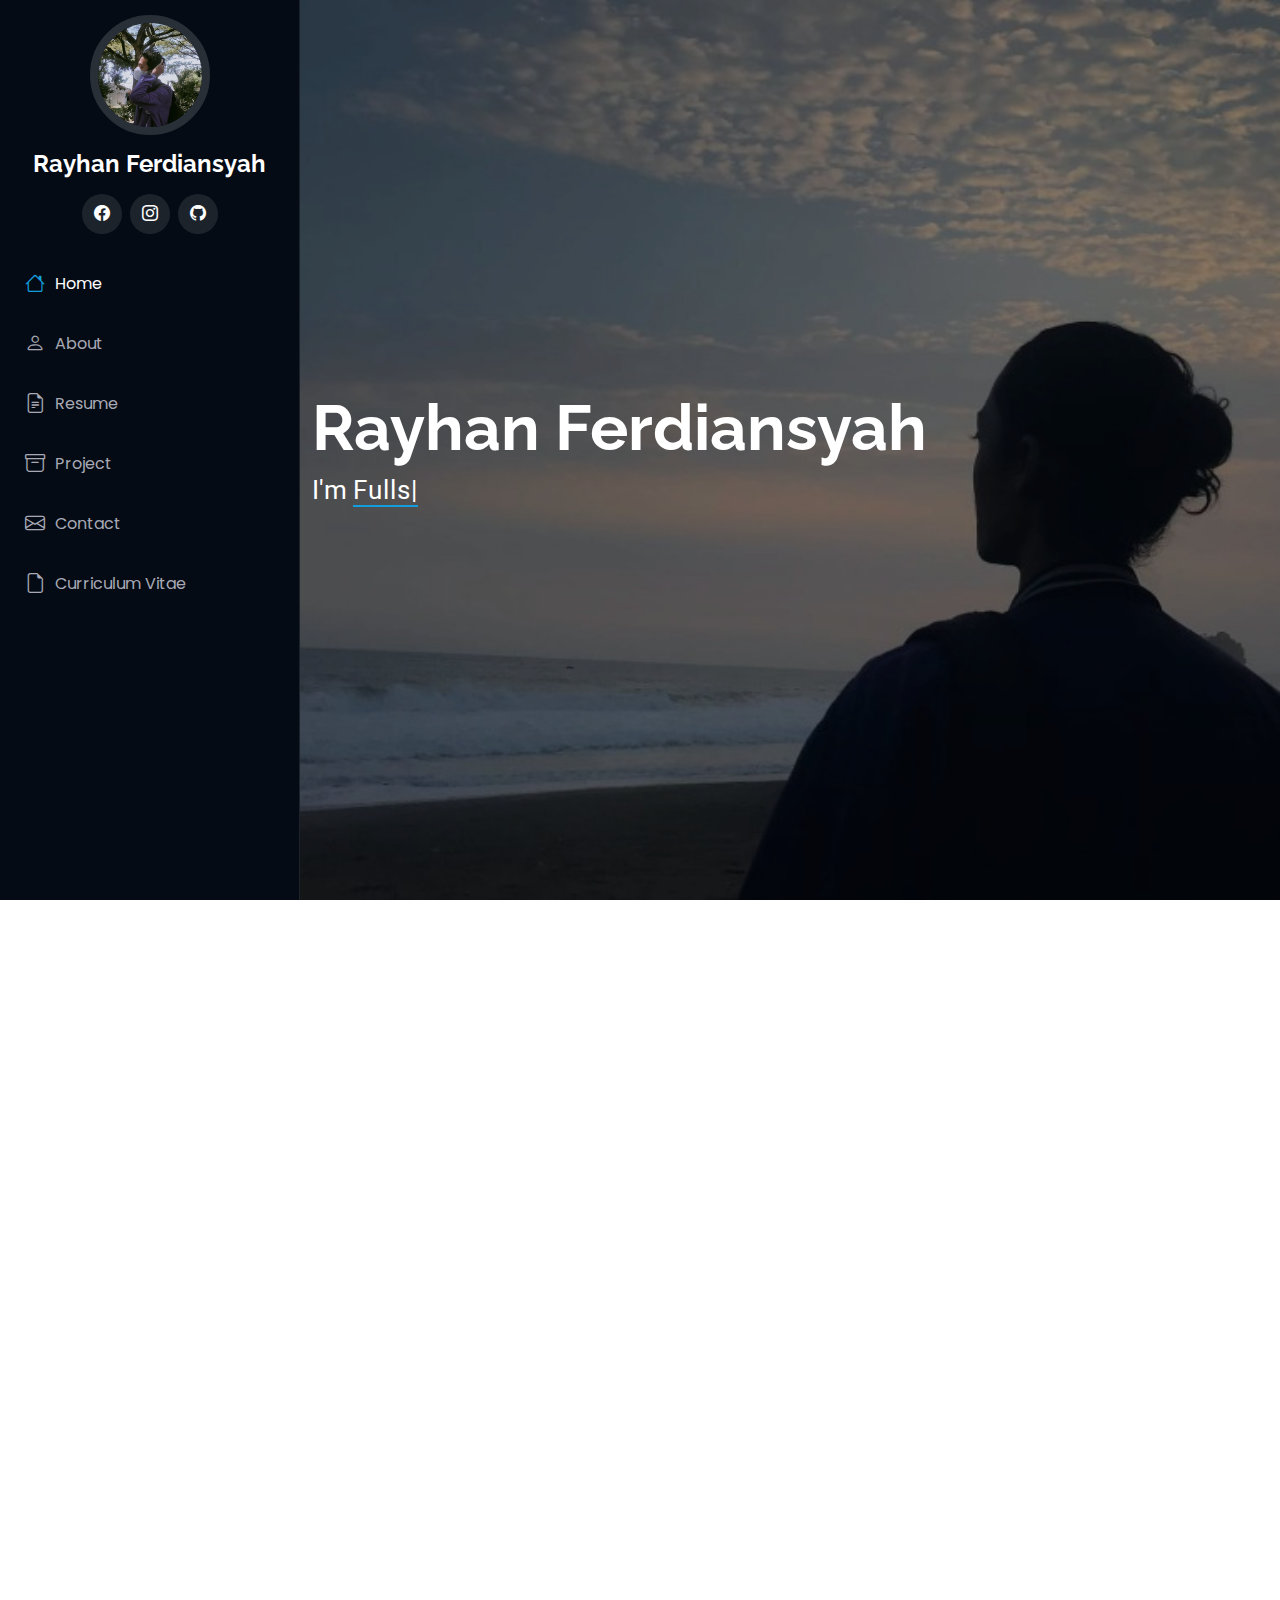
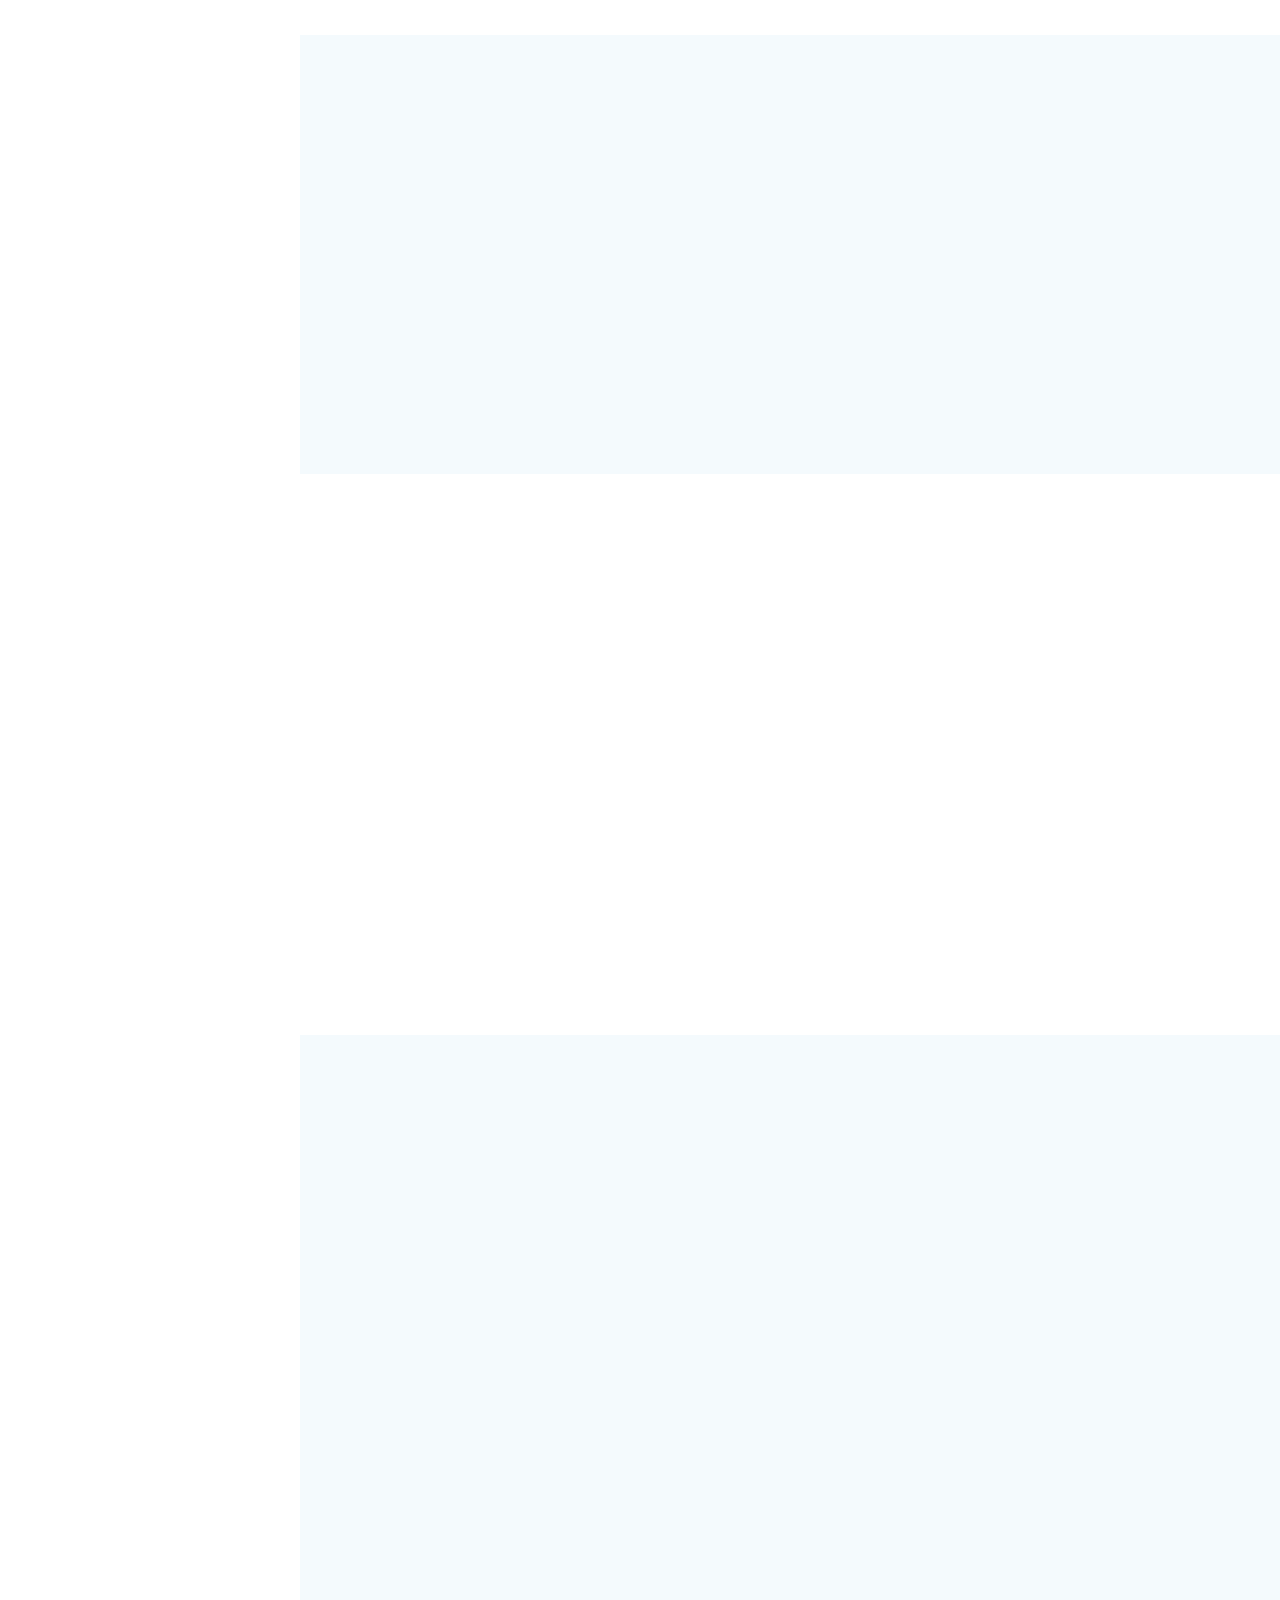
<file: index.html>
<!DOCTYPE html>
<html lang="en">

<head>
    <meta charset="utf-8">
    <meta content="width=device-width, initial-scale=1.0" name="viewport">
    <title>Rayhan Ferdiansyah</title>
    <meta content="" name="description">
    <meta content="" name="keywords">

    <!-- Favicons -->
    <link href="assets/img/person.png" rel="icon">
    <link href="assets/img/person-apple.png" rel="apple-touch-icon">

    <!-- Fonts -->
    <link href="https://fonts.googleapis.com" rel="preconnect">
    <link href="https://fonts.gstatic.com" rel="preconnect" crossorigin>
    <link
        href="https://fonts.googleapis.com/css2?family=Roboto:ital,wght@0,100;0,300;0,400;0,500;0,700;0,900;1,100;1,300;1,400;1,500;1,700;1,900&family=Poppins:ital,wght@0,100;0,200;0,300;0,400;0,500;0,600;0,700;0,800;0,900;1,100;1,200;1,300;1,400;1,500;1,600;1,700;1,800;1,900&family=Raleway:ital,wght@0,100;0,200;0,300;0,400;0,500;0,600;0,700;0,800;0,900;1,100;1,200;1,300;1,400;1,500;1,600;1,700;1,800;1,900&display=swap"
        rel="stylesheet">

    <!-- Vendor CSS Files -->
    <link href="assets/vendor/bootstrap/css/bootstrap.min.css" rel="stylesheet">
    <link href="assets/vendor/bootstrap-icons/bootstrap-icons.css" rel="stylesheet">
    <link href="assets/vendor/aos/aos.css" rel="stylesheet">
    <link href="assets/vendor/glightbox/css/glightbox.min.css" rel="stylesheet">
    <link href="assets/vendor/swiper/swiper-bundle.min.css" rel="stylesheet">

    <!-- Main CSS File -->
    <link href="assets/css/main.css" rel="stylesheet">
</head>

<body class="index-page">

    <header id="header" class="header dark-background d-flex flex-column">
        <i class="header-toggle d-xl-none bi bi-list"></i>

        <div class="profile-img">
            <img src="assets/img/profile.jpg" alt="" class="img-fluid rounded-circle">
        </div>

        <a href="index.html" class="logo d-flex align-items-center justify-content-center">
            <!-- Uncomment the line below if you also wish to use an image logo -->
            <!-- <img src="assets/img/logo.png" alt=""> -->
            <h1 class="sitename">Rayhan Ferdiansyah</h1>
        </a>

        <div class="social-links text-center">
            <a href="https://web.facebook.com/ray.zen.1610" class="facebook"><i class="bi bi-facebook"></i></a>
            <a href="https://www.instagram.com/rayzeenn_/" class="instagram"><i class="bi bi-instagram"></i></a>
            <a href="https://github.com/Rayzeenn" class="github"><i class="bi bi-github"></i></a>
        </div>

        <nav id="navmenu" class="navmenu">
            <ul>
                <li><a href="#hero" class="active"><i class="bi bi-house navicon"></i>Home</a></li>
                <li><a href="#about"><i class="bi bi-person navicon"></i> About</a></li>
                <li><a href="#resume"><i class="bi bi-file-earmark-text navicon"></i> Resume</a></li>
                <li><a href="#portfolio"><i class="bi bi-archive navicon"></i> Project</a></li>
                <li><a href="#contact"><i class="bi bi-envelope navicon"></i> Contact</a></li>
                <li><a href="assets/file/Rayhan Ferdiansyah CV.pdf"><i class="bi bi-file-earmark navicon"></i>Curriculum Vitae</a></li>
            </ul>
        </nav>

    </header>

    <main class="main">

        <!-- Hero Section -->
        <section id="hero" class="hero section dark-background">

            <img src="assets/img/index.jpg" alt="" data-aos="fade-in" class="">

            <div class="container" data-aos="fade-up" data-aos-delay="100">
                <h2>Rayhan Ferdiansyah</h2>
                <p>I'm <span class="typed"
                        data-typed-items="Fullstack Developer, Frontend Developer, Backend Developer"></span><span
                        class="typed-cursor typed-cursor--blink" aria-hidden="true"></span><span
                        class="typed-cursor typed-cursor--blink" aria-hidden="true"></span></p>
            </div>

        </section><!-- /Hero Section -->

        <!-- About Section -->
        <section id="about" class="about section">

            <!-- Section Title -->
            <div class="container section-title" data-aos="fade-up">
                <h2>About</h2>
                <p>Saya adalah seorang mahasiswa yang berdedikasi dengan keahlian dalam bidang Fullstack Developer.
                    Passion saya dalam
                    teknologi memotivasi saya untuk terus belajar dan beradaptasi dengan perkembangan terbaru dalam
                    industri ini.</p>
            </div><!-- End Section Title -->

            <div class="container" data-aos="fade-up" data-aos-delay="100">

                <div class="row gy-4 justify-content-center">
                    <div class="col-lg-4">
                        <img src="assets/img/foto.jpg" class="img-fluid" alt="">
                    </div>
                    <div class="col-lg-8 content">
                        <h2>Fullstack Developer</h2>
                        <p class="fst-italic py-3">
                            Saya memiliki pengalaman dan pemahaman yang mendalam dalam mengembangkan aplikasi baik di
                            sisi Frontend maupun Backend.
                        </p>
                        <div class="row">
                            <div class="col-lg-6">
                                <ul>
                                    <li><i class="bi bi-chevron-right"></i> <strong>Birthday:</strong> <span>5 Jul
                                            2004</span></li>
                                    <!-- <li><i class="bi bi-chevron-right"></i> <strong>Website:</strong>
                                        <span>www.example.com</span>
                                    </li> -->
                                    <li><i class="bi bi-chevron-right"></i> <strong>Phone:</strong>
                                        <span>+62 812-1749-4771</span>
                                    </li>
                                    <li><i class="bi bi-chevron-right"></i> <strong>City:</strong> <span>Nganjuk,
                                            Indonesia</span></li>
                                    <li><i class="bi bi-chevron-right"></i> <strong>Age:</strong> <span>20</span></li>
                                </ul>
                            </div>
                            <div class="col-lg-6">
                                <ul>
                                    <li><i class="bi bi-chevron-right"></i> <strong>Degree:</strong>
                                        <span>Mahasiswa</span>
                                    </li>
                                    <li><i class="bi bi-chevron-right"></i> <strong>Email:</strong>
                                        <span>rayzen415@gmail.com</span>
                                    </li>
                                    <li><i class="bi bi-chevron-right"></i> <strong>Freelance:</strong>
                                        <span>Available</span>
                                    </li>
                                </ul>
                            </div>
                        </div>
                        <p class="py-3">
                            Saya percaya bahwa teknologi adalah kunci untuk membuka potensi tanpa batas. Dengan setiap
                            proyek yang saya kerjakan, saya berusaha memberikan yang terbaik, memastikan setiap detail
                            terpenuhi dengan keahlian dan dedikasi.
                        </p>
                    </div>
                </div>

            </div>

        </section><!-- /About Section -->

        <!-- Skills Section -->
        <section id="skills" class="skills section light-background">

            <!-- Section Title -->
            <div class="container section-title" data-aos="fade-up">
                <h2>Skills</h2>
            </div><!-- End Section Title -->
            <div class="container" data-aos="fade-up" data-aos-delay="100">

                <div class="row skills-content skills-animation">

                    <div class="col-lg-6">

                        <div class="progress">
                            <span class="skill"><span>HTML</span> <i class="val">80%</i></span>
                            <div class="progress-bar-wrap">
                                <div class="progress-bar" role="progressbar" aria-valuenow="80" aria-valuemin="0"
                                    aria-valuemax="100"></div>
                            </div>
                        </div><!-- End Skills Item -->

                        <div class="progress">
                            <span class="skill"><span>CSS</span> <i class="val">60%</i></span>
                            <div class="progress-bar-wrap">
                                <div class="progress-bar" role="progressbar" aria-valuenow="60" aria-valuemin="0"
                                    aria-valuemax="100"></div>
                            </div>
                        </div><!-- End Skills Item -->

                        <div class="progress">
                            <span class="skill"><span>JavaScript</span> <i class="val">50%</i></span>
                            <div class="progress-bar-wrap">
                                <div class="progress-bar" role="progressbar" aria-valuenow="50" aria-valuemin="0"
                                    aria-valuemax="100"></div>
                            </div>
                        </div><!-- End Skills Item -->

                    </div>

                    <div class="col-lg-6">

                        <div class="progress">
                            <span class="skill"><span>PHP</span> <i class="val">80%</i></span>
                            <div class="progress-bar-wrap">
                                <div class="progress-bar" role="progressbar" aria-valuenow="80" aria-valuemin="0"
                                    aria-valuemax="100"></div>
                            </div>
                        </div><!-- End Skills Item -->

                        <div class="progress">
                            <span class="skill"><span>SQL</span> <i class="val">70%</i></span>
                            <div class="progress-bar-wrap">
                                <div class="progress-bar" role="progressbar" aria-valuenow="70" aria-valuemin="0"
                                    aria-valuemax="100"></div>
                            </div>
                        </div><!-- End Skills Item -->

                        <div class="progress">
                            <span class="skill"><span>Python</span> <i class="val">30%</i></span>
                            <div class="progress-bar-wrap">
                                <div class="progress-bar" role="progressbar" aria-valuenow="30" aria-valuemin="0"
                                    aria-valuemax="100"></div>
                            </div>
                        </div><!-- End Skills Item -->

                    </div>

                </div>

            </div>

        </section><!-- /Skills Section -->

        <!-- Resume Section -->
        <section id="resume" class="resume section">

            <!-- Section Title -->
            <div class="container section-title" data-aos="fade-up">
                <h2>Resume</h2>

            </div><!-- End Section Title -->

            <div class="container">

                <div class="row">

                    <div class="col-lg-6" data-aos="fade-up" data-aos-delay="100">
                        <h3 class="resume-title">Summary</h3>

                        <div class="resume-item pb-0">
                            <h4>Rayhan Ferdiansyah</h4>
                            <p><em>Mahasiswa Sistem Informasi di Universitas Nusantara PGRI Kediri yang bersemangat dan
                                    berdedikasi untuk terus belajar
                                    keahlian dalam bidang Fullstack Developer.</em></p>
                            <ul>
                                <li>Nganjuk, Indonesia</li>
                                <li>+62 812-1749-4771</li>
                                <li>rayzen415@gmail.com</li>
                            </ul>
                        </div><!-- Edn Resume Item -->
                    </div>

                    <div class="col-lg-6" data-aos="fade-up" data-aos-delay="200">
                        <h3 class="resume-title">Education</h3>
                        <div class="resume-item">
                            <h4>Sistem Informasi</h4>
                            <h5>2022 - Present</h5>
                            <p><em>Universitas Nusantara PGRI Kediri</em></p>
                        </div><!-- Edn Resume Item -->

                        <div class="resume-item">
                            <h4>Teknik Komputer &amp; Jaringan</h4>
                            <h5>2019 - 2022</h5>
                            <p><em>SMKN 1 Tanjunganom</em></p>
                        </div><!-- Edn Resume Item -->
                    </div><!-- Edn Resume Item -->

                </div>

            </div>

            </div>

        </section><!-- /Resume Section -->

        <!-- Portfolio Section -->
        <section id="portfolio" class="portfolio section light-background">

            <!-- Section Title -->
            <div class="container section-title" data-aos="fade-up">
                <h2>Projects</h2>
                <p>Kumpulan projek yang telah saya kerjakan, mencakup berbagai solusi digital dari pengembangan frontend
                    hingga backend. Setiap proyek dirancang dengan fokus pada kualitas, fungsionalitas, dan pengalaman
                    pengguna yang optimal.</p>
            </div><!-- End Section Title -->

            <div class="container">

                <div class="isotope-layout" data-default-filter="*" data-layout="masonry" data-sort="original-order">

                    <!-- <ul class="portfolio-filters isotope-filters" data-aos="fade-up" data-aos-delay="100">
                        <li data-filter="*" class="filter-active">All</li>
                        <li data-filter=".filter-app">App</li>
                        <li data-filter=".filter-product">Product</li>
                        <li data-filter=".filter-branding">Branding</li>
                        <li data-filter=".filter-books">Books</li>
                    </ul>End Portfolio Filters -->
                    <div class="row gy-4 isotope-container" data-aos="fade-up" data-aos-delay="200">

                        <div class="col-lg-4 col-md-6 portfolio-item isotope-item">
                            <div class="portfolio-content h-100">
                                <img src="assets/img/portfolio/kasir/kasir1.jpg" class="img-fluid" alt="">
                                <div class="portfolio-info">
                                    <h4>Project 1</h4>
                                    <p>Website Admin Kasir</p>
                                    <a href="assets/img/portfolio/kasir/kasir1.jpg" title="Project 1"
                                        class="glightbox preview-link"><i class="bi bi-zoom-in"></i></a>
                                    <a href="portofolio/portofolio-kasir/" title="More Details"
                                        class="details-link"><i class="bi bi-link-45deg"></i></a>
                                </div>
                            </div>
                        </div><!-- End Portfolio Item -->

                        <div class="col-lg-4 col-md-6 portfolio-item isotope-item">
                            <div class="portfolio-content h-100">
                                <img src="assets/img/portfolio/perpus/perpus1.jpg" class="img-fluid" alt="">
                                <div class="portfolio-info">
                                    <h4>Project 2</h4>
                                    <p>Digital Perpus</p>
                                    <a href="assets/img/portfolio/perpus/perpus1.jpg" title="Project 2"
                                        class="glightbox preview-link"><i class="bi bi-zoom-in"></i></a>
                                    <a href="portofolio/portofolio-perpus/" title="More Details"
                                        class="details-link"><i class="bi bi-link-45deg"></i></a>
                                </div>
                            </div>
                        </div><!-- End Portfolio Item -->

                        <div class="col-lg-4 col-md-6 portfolio-item isotope-item">
                            <div class="portfolio-content h-100">
                                <img src="assets/img/portfolio/siakad/siakad1.jpg" class="img-fluid" alt="">
                                <div class="portfolio-info">
                                    <h4>Project 3</h4>
                                    <p>Website Siakad</p>
                                    <a href="assets/img/portfolio/siakad/siakad1.jpg" title="Project 3"
                                        class="glightbox preview-link"><i class="bi bi-zoom-in"></i></a>
                                    <a href="portofolio/portofolio-siakad/" title="More Details"
                                        class="details-link"><i class="bi bi-link-45deg"></i></a>
                                </div>
                            </div>
                        </div><!-- End Portfolio Item -->

                        <div class="col-lg-4 col-md-6 portfolio-item isotope-item">
                            <div class="portfolio-content h-100">
                                <img src="assets/img/portfolio/weton/weton1.jpg" class="img-fluid" alt="">
                                <div class="portfolio-info">
                                    <h4>Project 4</h4>
                                    <p>Website Cek Jodoh</p>
                                    <a href="assets/img/portfolio/weton/weton1.jpg" title="Project 4"
                                        class="glightbox preview-link"><i class="bi bi-zoom-in"></i></a>
                                    <a href="portofolio/portofolio-weton/" title="More Details"
                                        class="details-link"><i class="bi bi-link-45deg"></i></a>
                                </div>
                            </div>
                        </div><!-- End Portfolio Item -->

                        <div class="col-lg-4 col-md-6 portfolio-item isotope-item">
                            <div class="portfolio-content h-100">
                                <img src="assets/img/portfolio/bmi/bmi1.jpg" class="img-fluid" alt="">
                                <div class="portfolio-info">
                                    <h4>Project 5</h4>
                                    <p>Kalkulator BMI</p>
                                    <a href="assets/img/portfolio/bmi/bmi1.jpg" title="Project 5"
                                        class="glightbox preview-link"><i class="bi bi-zoom-in"></i></a>
                                    <a href="portofolio/portofolio-bmi/" title="More Details" class="details-link"><i
                                            class="bi bi-link-45deg"></i></a>
                                </div>
                            </div>
                        </div><!-- End Portfolio Item -->

                        <div class="col-lg-4 col-md-6 portfolio-item isotope-item">
                            <div class="portfolio-content h-100">
                                <img src="assets/img/portfolio/catatan/catatan1.jpg" class="img-fluid" alt="">
                                <div class="portfolio-info">
                                    <h4>Project 6</h4>
                                    <p>Catatanku</p>
                                    <a href="assets/img/portfolio/catatan/catatan1.jpg" title="Project 6"
                                        class="glightbox preview-link"><i class="bi bi-zoom-in"></i></a>
                                    <a href="portofolio/portofolio-catatan/" title="More Details"
                                        class="details-link"><i class="bi bi-link-45deg"></i></a>
                                </div>
                            </div>
                        </div><!-- End Portfolio Item -->

                    </div><!-- End Portfolio Container -->

                </div>

            </div>

        </section><!-- /Portfolio Section -->

        <!-- Contact Section -->
        <section id="contact" class="contact section">

            <!-- Section Title -->
            <div class="container section-title" data-aos="fade-up">
                <h2>Contact</h2>
                <p> Jika Anda memiliki pertanyaan, masukan, atau sekadar ingin berbagi ide, jangan ragu untuk
                    menghubungi saya. Gunakan formulir kontak di bawah ini atau kirimkan pesan langsung melalui email
                    atau media sosial saya.</p>
            </div><!-- End Section Title -->

            <div class="container" data-aos="fade-up" data-aos-delay="100">

                <div class="row gy-4">
                    <div class="col-12">
                        <div class="info-wrap d-flex flex-column flex-md-row justify-content-around">
                            <div class="info-item d-flex align-items-center mb-4" data-aos="fade-up"
                                data-aos-delay="200">
                                <i class="bi bi-geo-alt flex-shrink-0"></i>
                                <div class="ms-3">
                                    <h3>Address</h3>
                                    <p>Nganjuk, Indonesia</p>
                                </div>
                            </div><!-- End Info Item -->

                            <div class="info-item d-flex align-items-center mb-4" data-aos="fade-up"
                                data-aos-delay="300">
                                <i class="bi bi-whatsapp flex-shrink-0"></i>
                                <div class="ms-3">
                                    <h3>Whatsapp</h3>
                                    <p>+62 812-1749-4771</p>
                                </div>
                            </div><!-- End Info Item -->

                            <div class="info-item d-flex align-items-center" data-aos="fade-up" data-aos-delay="400">
                                <i class="bi bi-envelope flex-shrink-0"></i>
                                <div class="ms-3">
                                    <h3>Email</h3>
                                    <p>rayzen415@gmail.com</p>
                                </div>
                            </div><!-- End Info Item -->
                        </div>
                    </div>
                </div>


            </div>
            </div>
        </section><!-- /Contact Section -->
    </main>



    <!-- Scroll Top -->
    <a href="#" id="scroll-top" class="scroll-top d-flex align-items-center justify-content-center"><i
            class="bi bi-arrow-up-short"></i></a>

    <!-- Preloader -->
    <div id="preloader"></div>

    <!-- Vendor JS Files -->
    <script src="assets/vendor/bootstrap/js/bootstrap.bundle.min.js"></script>
    <script src="assets/vendor/php-email-form/validate.js"></script>
    <script src="assets/vendor/aos/aos.js"></script>
    <script src="assets/vendor/typed.js/typed.umd.js"></script>
    <script src="assets/vendor/purecounter/purecounter_vanilla.js"></script>
    <script src="assets/vendor/waypoints/noframework.waypoints.js"></script>
    <script src="assets/vendor/glightbox/js/glightbox.min.js"></script>
    <script src="assets/vendor/imagesloaded/imagesloaded.pkgd.min.js"></script>
    <script src="assets/vendor/isotope-layout/isotope.pkgd.min.js"></script>
    <script src="assets/vendor/swiper/swiper-bundle.min.js"></script>

    <!-- Main JS File -->
    <script src="assets/js/main.js"></script>

</body>

</html>
</file>
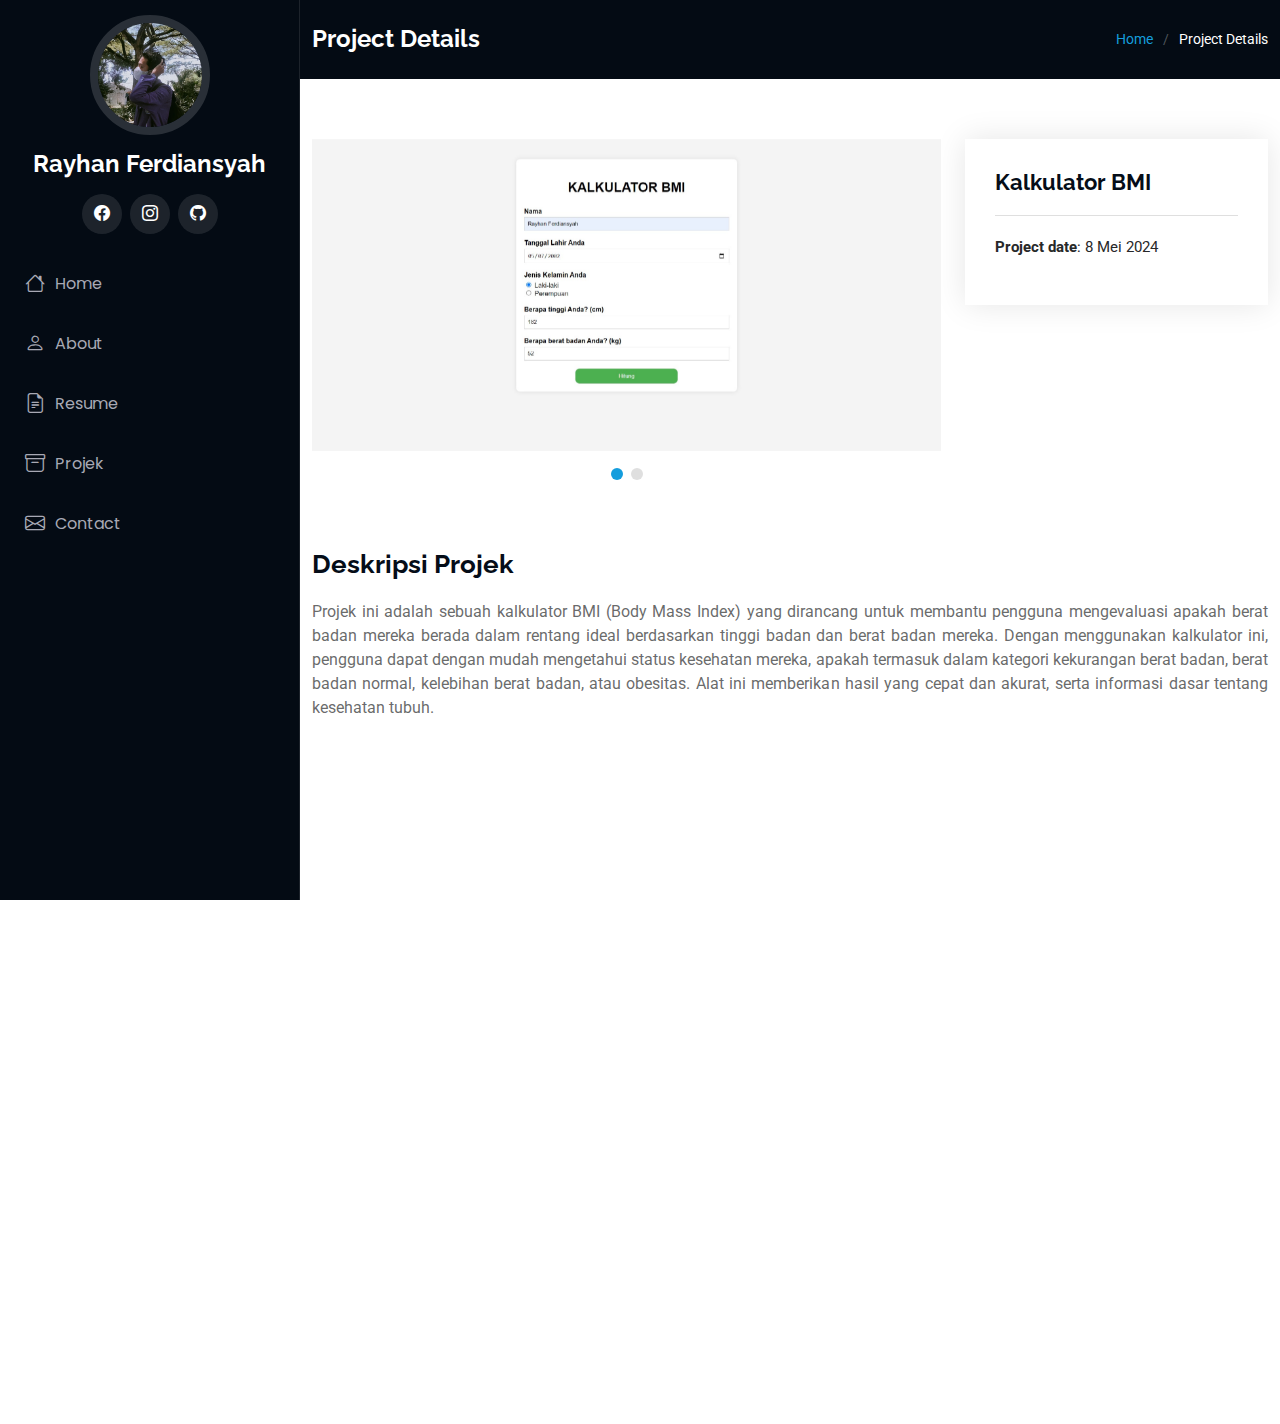
<file: portofolio/portofolio-bmi/index.html>
<!DOCTYPE html>
<html lang="en">

<head>
  <meta charset="utf-8">
  <meta content="width=device-width, initial-scale=1.0" name="viewport">
  <title>Project Details</title>
  <meta content="" name="description">
  <meta content="" name="keywords">

  <!-- Favicons -->
  <link href="../../assets/img/person.png" rel="icon">
  <link href="../../assets/img/person-apple.png" rel="apple-touch-icon">

  <!-- Fonts -->
  <link href="https://fonts.googleapis.com" rel="preconnect">
  <link href="https://fonts.gstatic.com" rel="preconnect" crossorigin>
  <link
    href="https://fonts.googleapis.com/css2?family=Roboto:ital,wght@0,100;0,300;0,400;0,500;0,700;0,900;1,100;1,300;1,400;1,500;1,700;1,900&family=Poppins:ital,wght@0,100;0,200;0,300;0,400;0,500;0,600;0,700;0,800;0,900;1,100;1,200;1,300;1,400;1,500;1,600;1,700;1,800;1,900&family=Raleway:ital,wght@0,100;0,200;0,300;0,400;0,500;0,600;0,700;0,800;0,900;1,100;1,200;1,300;1,400;1,500;1,600;1,700;1,800;1,900&display=swap"
    rel="stylesheet">

  <!-- Vendor CSS Files -->
  <link href="../../assets/vendor/bootstrap/css/bootstrap.min.css" rel="stylesheet">
  <link href="../../assets/vendor/bootstrap-icons/bootstrap-icons.css" rel="stylesheet">
  <link href="../../assets/vendor/aos/aos.css" rel="stylesheet">
  <link href="../../assets/vendor/glightbox/css/glightbox.min.css" rel="stylesheet">
  <link href="../../assets/vendor/swiper/swiper-bundle.min.css" rel="stylesheet">

  <!-- Main CSS File -->
  <link href="../../assets/css/main.css" rel="stylesheet">
</head>

<body class="portfolio-details-page">

  <header id="header" class="header dark-background d-flex flex-column">
    <i class="header-toggle d-xl-none bi bi-list"></i>

    <div class="profile-img">
      <img src="../../assets/img/profile.jpg" alt="" class="img-fluid rounded-circle">
    </div>

    <a href="../../index.html" class="logo d-flex align-items-center justify-content-center">
      <!-- Uncomment the line below if you also wish to use an image logo -->
      <!-- <img src="assets/img/logo.png" alt=""> -->
      <h1 class="sitename">Rayhan Ferdiansyah</h1>
    </a>

    <div class="social-links text-center">
      <a href="https://web.facebook.com/ray.zen.1610" class="facebook"><i class="bi bi-facebook"></i></a>
      <a href="https://www.instagram.com/rayzeenn_/" class="instagram"><i class="bi bi-instagram"></i></a>
      <a href="https://github.com/Rayzeenn" class="github"><i class="bi bi-github"></i></a>
    </div>

    <nav id="navmenu" class="navmenu">
      <ul>
        <li><a href="../../index.html#hero"><i class="bi bi-house navicon"></i>Home</a></li>
        <li><a href="../../index.html#about"><i class="bi bi-person navicon"></i> About</a></li>
        <li><a href="../../index.html#resume"><i class="bi bi-file-earmark-text navicon"></i> Resume</a></li>
        <li><a href="../../index.html#portfolio"><i class="bi bi-archive navicon"></i> Projek</a></li>
        <li><a href="../../index.html#contact"><i class="bi bi-envelope navicon"></i> Contact</a></li>
      </ul>
    </nav>

  </header>

  <main class="main">

    <!-- Page Title -->
    <div class="page-title dark-background">
      <div class="container d-lg-flex justify-content-between align-items-center">
        <h1 class="mb-2 mb-lg-0">Project Details</h1>
        <nav class="breadcrumbs">
          <ol>
            <li><a href="../../index.html">Home</a></li>
            <li class="current">Project Details</li>
          </ol>
        </nav>
      </div>
    </div><!-- End Page Title -->

    <!-- Portfolio Details Section -->
    <section id="portfolio-details" class="portfolio-details section">

      <div class="container" data-aos="fade-up" data-aos-delay="100">

        <div class="row gy-4">

          <div class="col-lg-8">
            <div class="portfolio-details-slider swiper init-swiper">

              <script type="application/json" class="swiper-config">
                {
                  "loop": true,
                  "speed": 600,
                  "autoplay": {
                    "delay": 5000
                  },
                  "slidesPerView": "auto",
                  "pagination": {
                    "el": ".swiper-pagination",
                    "type": "bullets",
                    "clickable": true
                  }
                }
              </script>

              <div class="swiper-wrapper align-items-center">

                <div class="swiper-slide">
                  <img src="../../assets/img/portfolio/bmi/bmi1.jpg" alt="">
                </div>
                <div class="swiper-slide">
                  <img src="../../assets/img/portfolio/bmi/bmi2.jpg" alt="">
                </div>
              </div>
              <div class="swiper-pagination"></div>
            </div>
          </div>

          <div class="col-lg-4">
            <div class="portfolio-info" data-aos="fade-up" data-aos-delay="200">
              <h3>Kalkulator BMI</h3>
              <ul>
                <li><strong>Project date</strong>: 8 Mei 2024</li>
                <!-- <li><strong>Project URL</strong>: <a href="#">www.example.com</a></li> -->
              </ul>
            </div>
          </div>
          <div class="portfolio-description" data-aos="fade-up" data-aos-delay="300">
            <h2>Deskripsi Projek</h2>
            <p>
              Projek ini adalah sebuah kalkulator BMI (Body Mass Index) yang dirancang untuk membantu pengguna
              mengevaluasi apakah berat badan mereka berada dalam rentang ideal berdasarkan tinggi badan dan berat badan
              mereka. Dengan menggunakan kalkulator ini, pengguna dapat dengan mudah mengetahui status kesehatan mereka,
              apakah termasuk dalam kategori kekurangan berat badan, berat badan normal, kelebihan berat badan, atau
              obesitas. Alat ini memberikan hasil yang cepat dan akurat, serta informasi dasar tentang kesehatan tubuh.
            </p>
          </div>

        </div>

      </div>

    </section><!-- /Portfolio Details Section -->

    <section id="services" class="services section">

      <!-- Section Title -->
      <div class="container section-title" data-aos="fade-up">
        <h2>Teknologi yang digunakan</h2>
      </div><!-- End Section Title -->

      <div class="container">

        <div class="row gy-4">
          <div class="col-lg-4 col-md-6 service-item d-flex" data-aos="fade-up" data-aos-delay="100">
            <div class="icon flex-shrink-0"><img src="../../assets/icon/php.svg" alt="PHP Icon"
                style="width: 40px; height: 40px;"></div>
            <div>
              <h4 class="title"><a class="stretched-link">PHP</a></h4>
              <p class="description">Digunakan sebagai fungsi perhitungan kalkulator BMI (Body Mass Index)</p>
            </div>
          </div>
          <div class="col-lg-4 col-md-6 service-item d-flex" data-aos="fade-up" data-aos-delay="100">
            <div class="icon flex-shrink-0"><img src="../../assets/icon/bootstrap.svg" alt="PHP Icon"
                style="width: 40px; height: 40px;"></div>
            <div>
              <h4 class="title"><a class="stretched-link">Bootstrap 5</a></h4>
              <p class="description">Framework CSS Bootstrap digunakan untuk mendesain tata letak yang responsif dan
                mempercepat pengembangan antarmuka. </p>
            </div>
          </div>
          <!-- End Service Item -->

          <div class="col-lg-4 col-md-6 service-item d-flex" data-aos="fade-up" data-aos-delay="100">
            <div class="icon flex-shrink-0"><img src="../../assets/icon/javascript.svg" alt="JavaScript Icon"
                style="width: 40px; height: 40px; border-radius: 50%;"></div>
            <div>
              <h4 class="title"><a class="stretched-link">JavaScript</a></h4>
              <p class="description">Digunakan untuk menambahkan interaktivitas pada halaman. </p>
            </div>
          </div>
          <!-- End Service Item -->

          <div class="col-lg-4 col-md-6 service-item d-flex" data-aos="fade-up" data-aos-delay="100">
            <div class="icon flex-shrink-0"><img src="../../assets/icon/css3.svg" alt="JavaScript Icon"
                style="width: 35px; height: 35px;"></div>
            <div>
              <h4 class="title"><a class="stretched-link">CSS</a></h4>
              <p class="description">Tata letak dan gaya halaman web dikelola dengan CSS, baik menggunakan file CSS
                bawaan (main.css) maupun framework CSS seperti Bootstrap.</p>
            </div>
          </div>
          <!-- End Service Item -->

        </div>

      </div>

    </section><!-- /Services Section -->

  </main>

  <!-- Scroll Top -->
  <a href="#" id="scroll-top" class="scroll-top d-flex align-items-center justify-content-center"><i
      class="bi bi-arrow-up-short"></i></a>

  <!-- Preloader -->
  <div id="preloader"></div>

  <!-- Vendor JS Files -->
  <script src="../../assets/vendor/bootstrap/js/bootstrap.bundle.min.js"></script>
  <script src="../../assets/vendor/php-email-form/validate.js"></script>
  <script src="../../assets/vendor/aos/aos.js"></script>
  <script src="../../assets/vendor/typed.js/typed.umd.js"></script>
  <script src="../../assets/vendor/purecounter/purecounter_vanilla.js"></script>
  <script src="../../assets/vendor/waypoints/noframework.waypoints.js"></script>
  <script src="../../assets/vendor/glightbox/js/glightbox.min.js"></script>
  <script src="../../assets/vendor/imagesloaded/imagesloaded.pkgd.min.js"></script>
  <script src="../../assets/vendor/isotope-layout/isotope.pkgd.min.js"></script>
  <script src="../../assets/vendor/swiper/swiper-bundle.min.js"></script>

  <!-- Main JS File -->
  <script src="../../assets/js/main.js"></script>

</body>

</html>
</file>
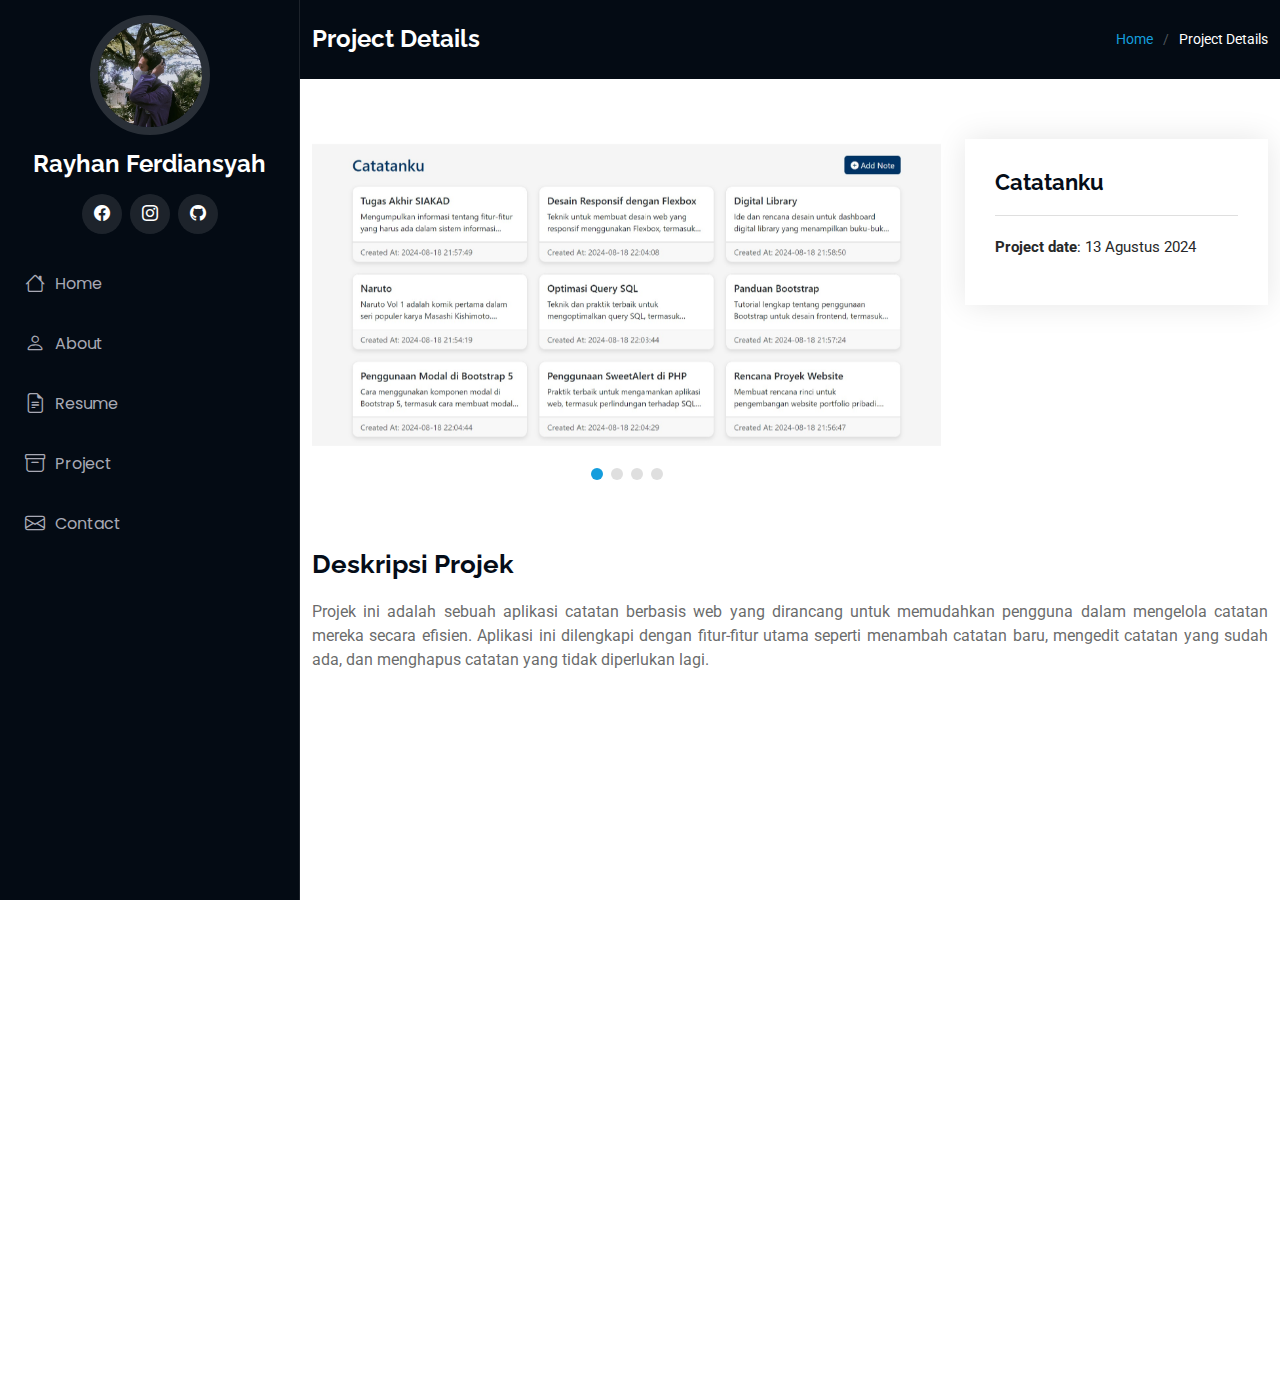
<file: portofolio/portofolio-catatan/index.html>
<!DOCTYPE html>
<html lang="en">

<head>
  <meta charset="utf-8">
  <meta content="width=device-width, initial-scale=1.0" name="viewport">
  <title>Project Details</title>
  <meta content="" name="description">
  <meta content="" name="keywords">

  <!-- Favicons -->
  <link href="../../assets/img/person.png" rel="icon">
  <link href="../../assets/img/person-apple.png" rel="apple-touch-icon">

  <!-- Fonts -->
  <link href="https://fonts.googleapis.com" rel="preconnect">
  <link href="https://fonts.gstatic.com" rel="preconnect" crossorigin>
  <link
    href="https://fonts.googleapis.com/css2?family=Roboto:ital,wght@0,100;0,300;0,400;0,500;0,700;0,900;1,100;1,300;1,400;1,500;1,700;1,900&family=Poppins:ital,wght@0,100;0,200;0,300;0,400;0,500;0,600;0,700;0,800;0,900;1,100;1,200;1,300;1,400;1,500;1,600;1,700;1,800;1,900&family=Raleway:ital,wght@0,100;0,200;0,300;0,400;0,500;0,600;0,700;0,800;0,900;1,100;1,200;1,300;1,400;1,500;1,600;1,700;1,800;1,900&display=swap"
    rel="stylesheet">

  <!-- Vendor CSS Files -->
  <link href="../../assets/vendor/bootstrap/css/bootstrap.min.css" rel="stylesheet">
  <link href="../../assets/vendor/bootstrap-icons/bootstrap-icons.css" rel="stylesheet">
  <link href="../../assets/vendor/aos/aos.css" rel="stylesheet">
  <link href="../../assets/vendor/glightbox/css/glightbox.min.css" rel="stylesheet">
  <link href="../../assets/vendor/swiper/swiper-bundle.min.css" rel="stylesheet">

  <!-- Main CSS File -->
  <link href="../../assets/css/main.css" rel="stylesheet">
</head>

<body class="portfolio-details-page">

  <header id="header" class="header dark-background d-flex flex-column">
    <i class="header-toggle d-xl-none bi bi-list"></i>

    <div class="profile-img">
      <img src="../../assets/img/profile.jpg" alt="" class="img-fluid rounded-circle">
    </div>

    <a href="../../index.html" class="logo d-flex align-items-center justify-content-center">
      <!-- Uncomment the line below if you also wish to use an image logo -->
      <!-- <img src="assets/img/logo.png" alt=""> -->
      <h1 class="sitename">Rayhan Ferdiansyah</h1>
    </a>

    <div class="social-links text-center">
      <a href="https://web.facebook.com/ray.zen.1610" class="facebook"><i class="bi bi-facebook"></i></a>
      <a href="https://www.instagram.com/rayzeenn_/" class="instagram"><i class="bi bi-instagram"></i></a>
      <a href="https://github.com/Rayzeenn" class="github"><i class="bi bi-github"></i></a>
    </div>

    <nav id="navmenu" class="navmenu">
      <ul>
        <li><a href="../../index.html#hero"><i class="bi bi-house navicon"></i>Home</a></li>
        <li><a href="../../index.html#about"><i class="bi bi-person navicon"></i> About</a></li>
        <li><a href="../../index.html#resume"><i class="bi bi-file-earmark-text navicon"></i> Resume</a></li>
        <li><a href="../../index.html#portfolio"><i class="bi bi-archive navicon"></i> Project</a></li>
        <li><a href="../../index.html#contact"><i class="bi bi-envelope navicon"></i> Contact</a></li>
      </ul>
    </nav>

  </header>

  <main class="main">

    <!-- Page Title -->
    <div class="page-title dark-background">
      <div class="container d-lg-flex justify-content-between align-items-center">
        <h1 class="mb-2 mb-lg-0">Project Details</h1>
        <nav class="breadcrumbs">
          <ol>
            <li><a href="../../index.html">Home</a></li>
            <li class="current">Project Details</li>
          </ol>
        </nav>
      </div>
    </div><!-- End Page Title -->

    <!-- Portfolio Details Section -->
    <section id="portfolio-details" class="portfolio-details section">

      <div class="container" data-aos="fade-up" data-aos-delay="100">

        <div class="row gy-4">

          <div class="col-lg-8">
            <div class="portfolio-details-slider swiper init-swiper">

              <script type="application/json" class="swiper-config">
                {
                  "loop": true,
                  "speed": 600,
                  "autoplay": {
                    "delay": 5000
                  },
                  "slidesPerView": "auto",
                  "pagination": {
                    "el": ".swiper-pagination",
                    "type": "bullets",
                    "clickable": true
                  }
                }
              </script>

              <div class="swiper-wrapper align-items-center">

                <div class="swiper-slide">
                  <img src="../../assets/img/portfolio/catatan/catatan1.jpg" alt="">
                </div>
                <div class="swiper-slide">
                  <img src="../../assets/img/portfolio/catatan/catatan2.jpg" alt="">
                </div>
                <div class="swiper-slide">
                  <img src="../../assets/img/portfolio/catatan/catatan3.jpg" alt="">
                </div>
                <div class="swiper-slide">
                  <img src="../../assets/img/portfolio/catatan/catatan4.jpg" alt="">
                </div>
              </div>
              <div class="swiper-pagination"></div>
            </div>
          </div>

          <div class="col-lg-4">
            <div class="portfolio-info" data-aos="fade-up" data-aos-delay="200">
              <h3>Catatanku</h3>
              <ul>
                <li><strong>Project date</strong>: 13 Agustus 2024</li>
                <!-- <li><strong>Project URL</strong>: <a href="#">www.example.com</a></li> -->
              </ul>
            </div>
          </div>
          <div class="portfolio-description" data-aos="fade-up" data-aos-delay="300">
            <h2>Deskripsi Projek</h2>
            <p>
              Projek ini adalah sebuah aplikasi catatan berbasis web yang dirancang untuk memudahkan pengguna dalam
              mengelola catatan mereka secara efisien. Aplikasi ini dilengkapi dengan fitur-fitur utama seperti menambah
              catatan baru, mengedit catatan yang sudah ada, dan menghapus catatan yang tidak diperlukan lagi.
            </p>
          </div>

        </div>

      </div>

    </section><!-- /Portfolio Details Section -->

    <section id="services" class="services section">

      <!-- Section Title -->
      <div class="container section-title" data-aos="fade-up">
        <h2>Teknologi yang digunakan</h2>
      </div><!-- End Section Title -->

      <div class="container">

        <div class="row gy-4">
          <div class="col-lg-4 col-md-6 service-item d-flex" data-aos="fade-up" data-aos-delay="100">
            <div class="icon flex-shrink-0"><img src="../../assets/icon/bootstrap.svg" alt="PHP Icon"
                style="width: 40px; height: 40px;"></div>
            <div>
              <h4 class="title"><a class="stretched-link">Bootstrap 5</a></h4>
              <p class="description">Bootstrap versi 5.3.1 digunakan untuk memberikan gaya dan layout yang rapi pada
                halaman web.</p>
            </div>
          </div>
          <!-- End Service Item -->

          <div class="col-lg-4 col-md-6 service-item d-flex" data-aos="fade-up" data-aos-delay="100">
            <div class="icon flex-shrink-0"><img src="../../assets/icon/php.svg" alt="PHP Icon"
                style="width: 40px; height: 40px;"></div>
            <div>
              <h4 class="title"><a class="stretched-link">PHP</a></h4>
              <p class="description">Digunakan untuk menghubungkan aplikasi dengan database MySQL, mengambil data
                catatan, dan menyajikannya dalam format HTML.</p>
            </div>
          </div>
          <!-- End Service Item -->

          <div class="col-lg-4 col-md-6 service-item d-flex" data-aos="fade-up" data-aos-delay="100">
            <div class="icon flex-shrink-0"><img src="../../assets/icon/mysql.svg" alt="MySQL Icon"
                style="width: 40px; height: 40px;"></div>
            <div>
              <h4 class="title"><a class="stretched-link">MySQL</a></h4>
              <p class="description">Sistem manajemen basis data yang digunakan untuk menyimpan data catatan.</p>
            </div>
          </div>
          <!-- End Service Item -->

          <div class="col-lg-4 col-md-6 service-item d-flex" data-aos="fade-up" data-aos-delay="100">
            <div class="icon flex-shrink-0"><img src="../../assets/icon/javascript.svg" alt="JavaScript Icon"
                style="width: 40px; height: 40px; border-radius: 50%;"></div>
            <div>
              <h4 class="title"><a class="stretched-link">JavaScript</a></h4>
              <p class="description">JavaScript digunakan untuk menambahkan interaktivitas pada halaman, misalnya untuk
                menangani event klik dan memanipulasi DOM. jQuery, sebuah library JavaScript, digunakan untuk
                mempermudah manipulasi ini.</p>
            </div>
          </div>
          <!-- End Service Item -->

          <div class="col-lg-4 col-md-6 service-item d-flex" data-aos="fade-up" data-aos-delay="100">
            <div class="icon flex-shrink-0"><img src="../../assets/icon/css3.svg" alt="JavaScript Icon"
                style="width: 35px; height: 35px;"></div>
            <div>
              <h4 class="title"><a class="stretched-link">CSS</a></h4>
              <p class="description">Digunakan untuk menambahkan gaya khusus yang tidak disediakan oleh Bootstrap, guna
                menyesuaikan tampilan dan nuansa aplikasi.</p>
            </div>
          </div>
          <!-- End Service Item -->


        </div>

      </div>

    </section><!-- /Services Section -->

  </main>

  <!-- Scroll Top -->
  <a href="#" id="scroll-top" class="scroll-top d-flex align-items-center justify-content-center"><i
      class="bi bi-arrow-up-short"></i></a>

  <!-- Preloader -->
  <div id="preloader"></div>

  <!-- Vendor JS Files -->
  <script src="../../assets/vendor/bootstrap/js/bootstrap.bundle.min.js"></script>
  <script src="../../assets/vendor/php-email-form/validate.js"></script>
  <script src="../../assets/vendor/aos/aos.js"></script>
  <script src="../../assets/vendor/typed.js/typed.umd.js"></script>
  <script src="../../assets/vendor/purecounter/purecounter_vanilla.js"></script>
  <script src="../../assets/vendor/waypoints/noframework.waypoints.js"></script>
  <script src="../../assets/vendor/glightbox/js/glightbox.min.js"></script>
  <script src="../../assets/vendor/imagesloaded/imagesloaded.pkgd.min.js"></script>
  <script src="../../assets/vendor/isotope-layout/isotope.pkgd.min.js"></script>
  <script src="../../assets/vendor/swiper/swiper-bundle.min.js"></script>

  <!-- Main JS File -->
  <script src="../../assets/js/main.js"></script>

</body>

</html>
</file>
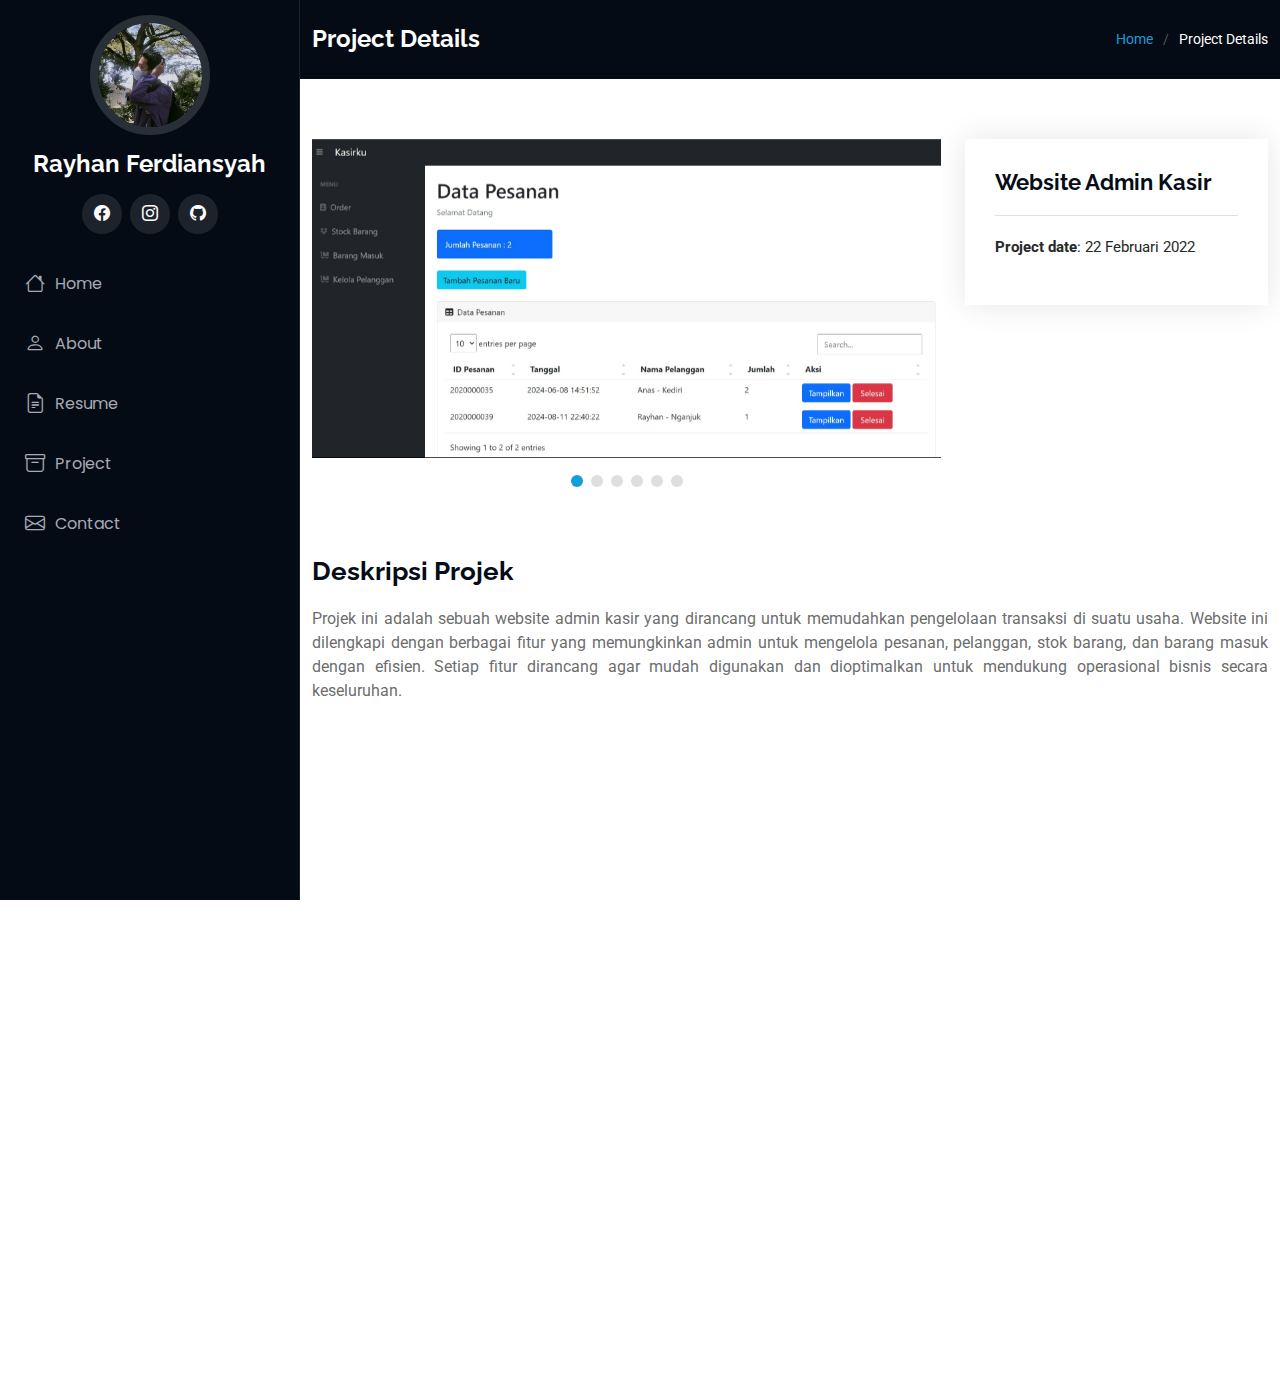
<file: portofolio/portofolio-kasir/index.html>
<!DOCTYPE html>
<html lang="en">

<head>
  <meta charset="utf-8">
  <meta content="width=device-width, initial-scale=1.0" name="viewport">
  <title>Project Details</title>
  <meta content="" name="description">
  <meta content="" name="keywords">

  <!-- Favicons -->
  <link href="../../assets/img/person.png" rel="icon">
  <link href="../../assets/img/person-apple.png" rel="apple-touch-icon">

  <!-- Fonts -->
  <link href="https://fonts.googleapis.com" rel="preconnect">
  <link href="https://fonts.gstatic.com" rel="preconnect" crossorigin>
  <link
    href="https://fonts.googleapis.com/css2?family=Roboto:ital,wght@0,100;0,300;0,400;0,500;0,700;0,900;1,100;1,300;1,400;1,500;1,700;1,900&family=Poppins:ital,wght@0,100;0,200;0,300;0,400;0,500;0,600;0,700;0,800;0,900;1,100;1,200;1,300;1,400;1,500;1,600;1,700;1,800;1,900&family=Raleway:ital,wght@0,100;0,200;0,300;0,400;0,500;0,600;0,700;0,800;0,900;1,100;1,200;1,300;1,400;1,500;1,600;1,700;1,800;1,900&display=swap"
    rel="stylesheet">

  <!-- Vendor CSS Files -->
  <link href="../../assets/vendor/bootstrap/css/bootstrap.min.css" rel="stylesheet">
  <link href="../../assets/vendor/bootstrap-icons/bootstrap-icons.css" rel="stylesheet">
  <link href="../../assets/vendor/aos/aos.css" rel="stylesheet">
  <link href="../../assets/vendor/glightbox/css/glightbox.min.css" rel="stylesheet">
  <link href="../../assets/vendor/swiper/swiper-bundle.min.css" rel="stylesheet">

  <!-- Main CSS File -->
  <link href="../../assets/css/main.css" rel="stylesheet">
</head>

<body class="portfolio-details-page">

  <header id="header" class="header dark-background d-flex flex-column">
    <i class="header-toggle d-xl-none bi bi-list"></i>

    <div class="profile-img">
      <img src="../../assets/img/profile.jpg" alt="" class="img-fluid rounded-circle">
    </div>

    <a href="../../index.html" class="logo d-flex align-items-center justify-content-center">
      <!-- Uncomment the line below if you also wish to use an image logo -->
      <!-- <img src="assets/img/logo.png" alt=""> -->
      <h1 class="sitename">Rayhan Ferdiansyah</h1>
    </a>

    <div class="social-links text-center">
      <a href="https://web.facebook.com/ray.zen.1610" class="facebook"><i class="bi bi-facebook"></i></a>
      <a href="https://www.instagram.com/rayzeenn_/" class="instagram"><i class="bi bi-instagram"></i></a>
      <a href="https://github.com/Rayzeenn" class="github"><i class="bi bi-github"></i></a>
    </div>

    <nav id="navmenu" class="navmenu">
      <ul>
        <li><a href="../../index.html#hero"><i class="bi bi-house navicon"></i>Home</a></li>
        <li><a href="../../index.html#about"><i class="bi bi-person navicon"></i> About</a></li>
        <li><a href="../../index.html#resume"><i class="bi bi-file-earmark-text navicon"></i> Resume</a></li>
        <li><a href="../../index.html#portfolio"><i class="bi bi-archive navicon"></i> Project</a></li>
        <li><a href="../../index.html#contact"><i class="bi bi-envelope navicon"></i> Contact</a></li>
      </ul>
    </nav>

  </header>

  <main class="main">

    <!-- Page Title -->
    <div class="page-title dark-background">
      <div class="container d-lg-flex justify-content-between align-items-center">
        <h1 class="mb-2 mb-lg-0">Project Details</h1>
        <nav class="breadcrumbs">
          <ol>
            <li><a href="../../index.html">Home</a></li>
            <li class="current">Project Details</li>
          </ol>
        </nav>
      </div>
    </div><!-- End Page Title -->

    <!-- Portfolio Details Section -->
    <section id="portfolio-details" class="portfolio-details section">

      <div class="container" data-aos="fade-up" data-aos-delay="100">

        <div class="row gy-4">

          <div class="col-lg-8">
            <div class="portfolio-details-slider swiper init-swiper">

              <script type="application/json" class="swiper-config">
                {
                  "loop": true,
                  "speed": 600,
                  "autoplay": {
                    "delay": 5000
                  },
                  "slidesPerView": "auto",
                  "pagination": {
                    "el": ".swiper-pagination",
                    "type": "bullets",
                    "clickable": true
                  }
                }
              </script>

              <div class="swiper-wrapper align-items-center">

                <div class="swiper-slide">
                  <img src="../../assets/img/portfolio/kasir/kasir1.jpg" alt="">
                </div>

                <div class="swiper-slide">
                  <img src="../../assets/img/portfolio/kasir/kasir2.jpg" alt="">
                </div>

                <div class="swiper-slide">
                  <img src="../../assets/img/portfolio/kasir/kasir3.jpg" alt="">
                </div>

                <div class="swiper-slide">
                  <img src="../../assets/img/portfolio/kasir/kasir4.jpg" alt="">
                </div>

                <div class="swiper-slide">
                  <img src="../../assets/img/portfolio/kasir/kasir5.jpg" alt="">
                </div>

                <div class="swiper-slide">
                  <img src="../../assets/img/portfolio/kasir/kasir6.jpg" alt="">
                </div>

              </div>
              <div class="swiper-pagination"></div>
            </div>
          </div>

          <div class="col-lg-4">
            <div class="portfolio-info" data-aos="fade-up" data-aos-delay="200">
              <h3>Website Admin Kasir</h3>
              <ul>
                <li><strong>Project date</strong>: 22 Februari 2022</li>
                <!-- <li><strong>Project URL</strong>: <a href="#">www.example.com</a></li> -->
              </ul>
            </div>
          </div>
          <div class="portfolio-description" data-aos="fade-up" data-aos-delay="300">
            <h2>Deskripsi Projek</h2>
            <p>
              Projek ini adalah sebuah website admin kasir yang dirancang untuk memudahkan pengelolaan transaksi di
              suatu usaha. Website ini dilengkapi dengan berbagai fitur yang memungkinkan admin untuk mengelola pesanan,
              pelanggan, stok barang, dan barang masuk dengan efisien. Setiap fitur dirancang agar mudah digunakan dan
              dioptimalkan untuk mendukung operasional bisnis secara keseluruhan.
            </p>
          </div>

        </div>

      </div>

    </section><!-- /Portfolio Details Section -->

    <section id="services" class="services section">

      <!-- Section Title -->
      <div class="container section-title" data-aos="fade-up">
        <h2>Teknologi yang digunakan</h2>
      </div><!-- End Section Title -->

      <div class="container">

        <div class="row gy-4">
          <div class="col-lg-4 col-md-6 service-item d-flex" data-aos="fade-up" data-aos-delay="100">
            <div class="icon flex-shrink-0"><img src="../../assets/icon/bootstrap.svg" alt="PHP Icon"
                style="width: 40px; height: 40px;"></div>
            <div>
              <h4 class="title"><a class="stretched-link">Bootstrap 5</a></h4>
              <p class="description">Digunakan untuk mendesain antarmuka pengguna yang responsif dan modern.</p>
            </div>
          </div>
          <!-- End Service Item -->

          <div class="col-lg-4 col-md-6 service-item d-flex" data-aos="fade-up" data-aos-delay="100">
            <div class="icon flex-shrink-0"><img src="../../assets/icon/php.svg" alt="PHP Icon"
                style="width: 40px; height: 40px;"></div>
            <div>
              <h4 class="title"><a class="stretched-link">PHP</a></h4>
              <p class="description">Digunakan untuk mengelola logika aplikasi, termasuk mengakses database dan
                memproses data yang dikirim melalui form HTML.</p>
            </div>
          </div>
          <!-- End Service Item -->

          <div class="col-lg-4 col-md-6 service-item d-flex" data-aos="fade-up" data-aos-delay="100">
            <div class="icon flex-shrink-0"><img src="../../assets/icon/mysql.svg" alt="MySQL Icon"
                style="width: 40px; height: 40px;"></div>
            <div>
              <h4 class="title"><a class="stretched-link">MySQL</a></h4>
              <p class="description">Digunakan untuk menyimpan dan mengambil data. Pada program ini, MySQL diakses
                melalui koneksi mysqli dalam PHP untuk menjalankan query database.</p>
            </div>
          </div>
          <!-- End Service Item -->

          <div class="col-lg-4 col-md-6 service-item d-flex" data-aos="fade-up" data-aos-delay="100">
            <div class="icon flex-shrink-0"><img src="../../assets/icon/javascript.svg" alt="JavaScript Icon"
                style="width: 40px; height: 40px; border-radius: 50%;"></div>
            <div>
              <h4 class="title"><a class="stretched-link">JavaScript</a></h4>
              <p class="description">Digunakan untuk interaksi sisi klien, seperti penanganan modal dan integrasi tabel
                data dengan Simple DataTables.</p>
            </div>
          </div>
          <!-- End Service Item -->

        </div>

      </div>

    </section><!-- /Services Section -->

  </main>

  <!-- Scroll Top -->
  <a href="#" id="scroll-top" class="scroll-top d-flex align-items-center justify-content-center"><i
      class="bi bi-arrow-up-short"></i></a>

  <!-- Preloader -->
  <div id="preloader"></div>

  <!-- Vendor JS Files -->
  <script src="../../assets/vendor/bootstrap/js/bootstrap.bundle.min.js"></script>
  <script src="../../assets/vendor/php-email-form/validate.js"></script>
  <script src="../../assets/vendor/aos/aos.js"></script>
  <script src="../../assets/vendor/typed.js/typed.umd.js"></script>
  <script src="../../assets/vendor/purecounter/purecounter_vanilla.js"></script>
  <script src="../../assets/vendor/waypoints/noframework.waypoints.js"></script>
  <script src="../../assets/vendor/glightbox/js/glightbox.min.js"></script>
  <script src="../../assets/vendor/imagesloaded/imagesloaded.pkgd.min.js"></script>
  <script src="../../assets/vendor/isotope-layout/isotope.pkgd.min.js"></script>
  <script src="../../assets/vendor/swiper/swiper-bundle.min.js"></script>

  <!-- Main JS File -->
  <script src="../../assets/js/main.js"></script>

</body>

</html>
</file>
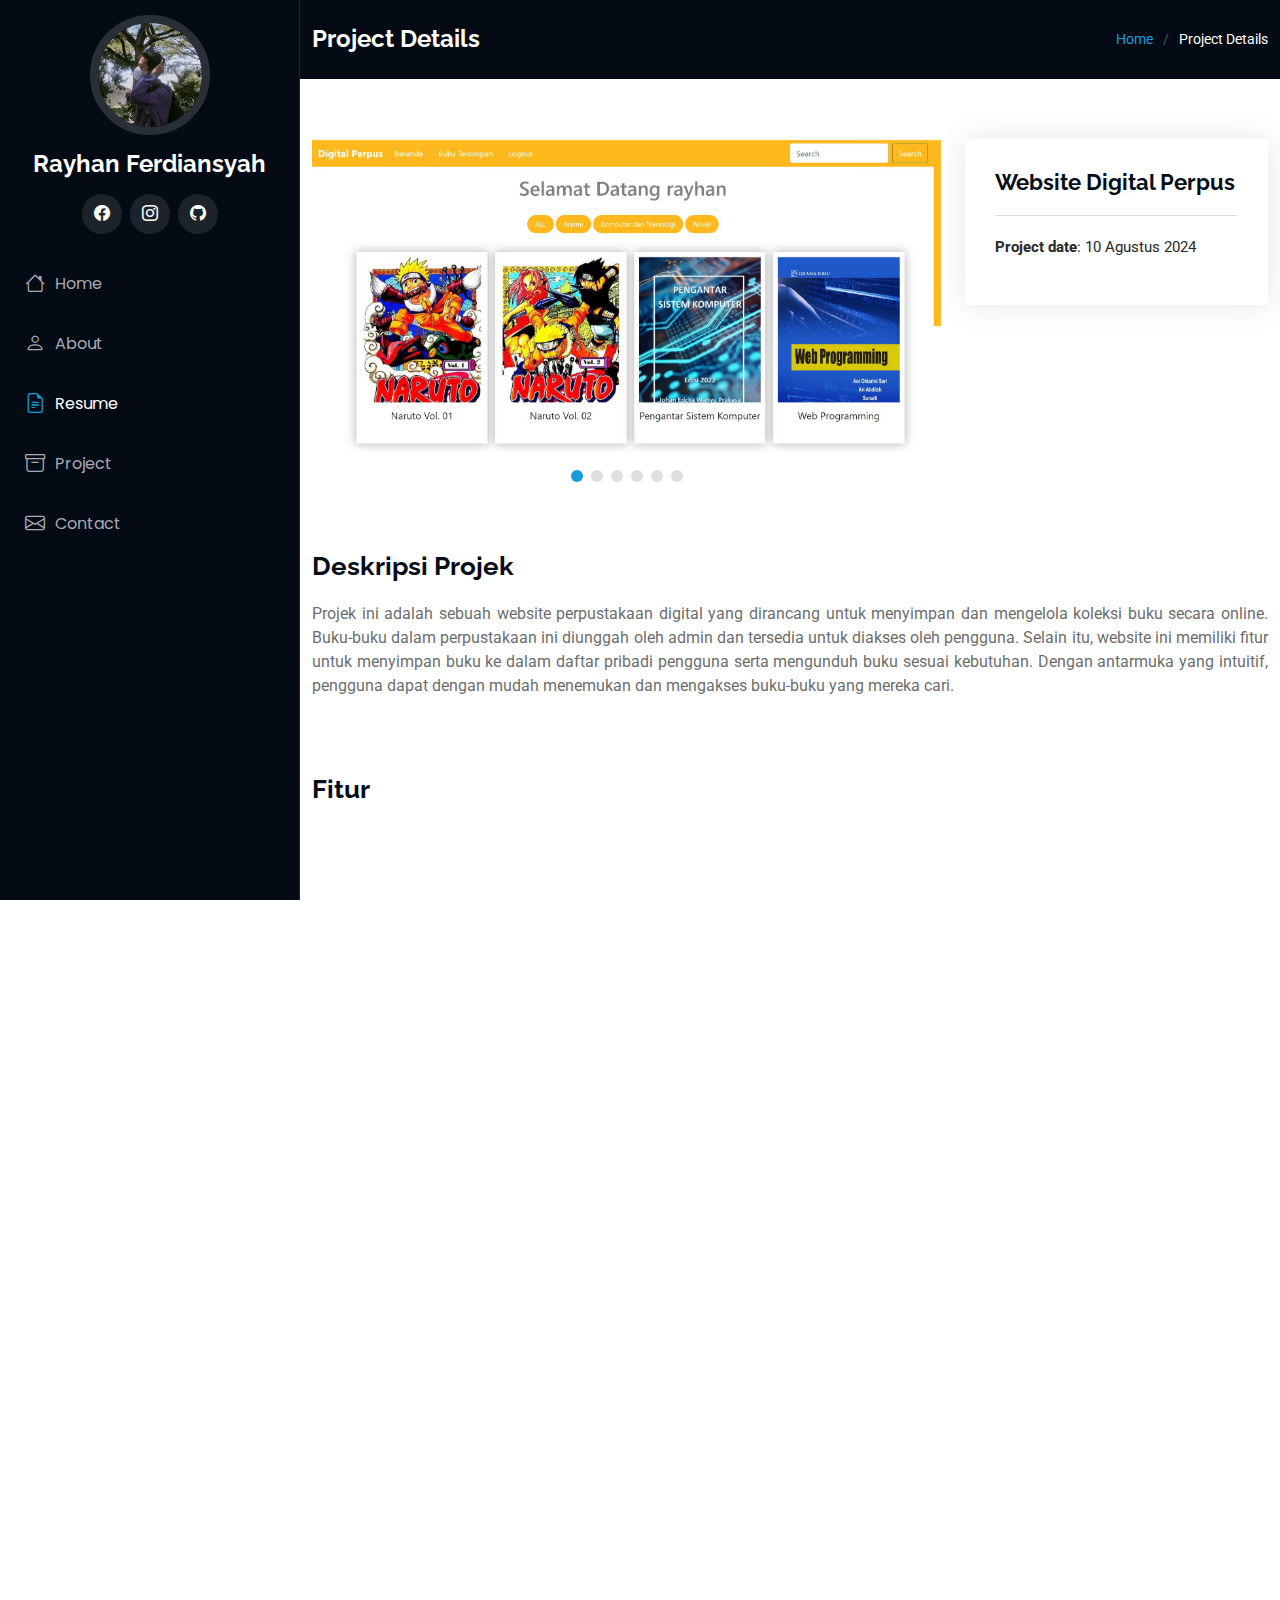
<file: portofolio/portofolio-perpus/index.html>
<!DOCTYPE html>
<html lang="en">

<head>
  <meta charset="utf-8">
  <meta content="width=device-width, initial-scale=1.0" name="viewport">
  <title>Project Details</title>
  <meta content="" name="description">
  <meta content="" name="keywords">

  <!-- Favicons -->
  <link href="../../assets/img/person.png" rel="icon">
  <link href="../../assets/img/person-apple.png" rel="apple-touch-icon">

  <!-- Fonts -->
  <link href="https://fonts.googleapis.com" rel="preconnect">
  <link href="https://fonts.gstatic.com" rel="preconnect" crossorigin>
  <link
    href="https://fonts.googleapis.com/css2?family=Roboto:ital,wght@0,100;0,300;0,400;0,500;0,700;0,900;1,100;1,300;1,400;1,500;1,700;1,900&family=Poppins:ital,wght@0,100;0,200;0,300;0,400;0,500;0,600;0,700;0,800;0,900;1,100;1,200;1,300;1,400;1,500;1,600;1,700;1,800;1,900&family=Raleway:ital,wght@0,100;0,200;0,300;0,400;0,500;0,600;0,700;0,800;0,900;1,100;1,200;1,300;1,400;1,500;1,600;1,700;1,800;1,900&display=swap"
    rel="stylesheet">

  <!-- Vendor CSS Files -->
  <link href="../../assets/vendor/bootstrap/css/bootstrap.min.css" rel="stylesheet">
  <link href="../../assets/vendor/bootstrap-icons/bootstrap-icons.css" rel="stylesheet">
  <link href="../../assets/vendor/aos/aos.css" rel="stylesheet">
  <link href="../../assets/vendor/glightbox/css/glightbox.min.css" rel="stylesheet">
  <link href="../../assets/vendor/swiper/swiper-bundle.min.css" rel="stylesheet">

  <!-- Main CSS File -->
  <link href="../../assets/css/main.css" rel="stylesheet">
</head>

<body class="portfolio-details-page">

  <header id="header" class="header dark-background d-flex flex-column">
    <i class="header-toggle d-xl-none bi bi-list"></i>

    <div class="profile-img">
      <img src="../../assets/img/profile.jpg" alt="" class="img-fluid rounded-circle">
    </div>

    <a href="../../index.html" class="logo d-flex align-items-center justify-content-center">
      <!-- Uncomment the line below if you also wish to use an image logo -->
      <!-- <img src="assets/img/logo.png" alt=""> -->
      <h1 class="sitename">Rayhan Ferdiansyah</h1>
    </a>

    <div class="social-links text-center">
      <a href="https://web.facebook.com/ray.zen.1610" class="facebook"><i class="bi bi-facebook"></i></a>
      <a href="https://www.instagram.com/rayzeenn_/" class="instagram"><i class="bi bi-instagram"></i></a>
      <a href="https://github.com/Rayzeenn" class="github"><i class="bi bi-github"></i></a>
    </div>

    <nav id="navmenu" class="navmenu">
      <ul>
        <li><a href="../../index.html#hero"><i class="bi bi-house navicon"></i>Home</a></li>
        <li><a href="../../index.html#about"><i class="bi bi-person navicon"></i> About</a></li>
        <li><a href="../../index.html#resume"><i class="bi bi-file-earmark-text navicon"></i> Resume</a></li>
        <li><a href="../../index.html#portfolio"><i class="bi bi-archive navicon"></i> Project</a></li>
        <li><a href="../../index.html#contact"><i class="bi bi-envelope navicon"></i> Contact</a></li>
      </ul>
    </nav>

  </header>

  <main class="main">

    <!-- Page Title -->
    <div class="page-title dark-background">
      <div class="container d-lg-flex justify-content-between align-items-center">
        <h1 class="mb-2 mb-lg-0">Project Details</h1>
        <nav class="breadcrumbs">
          <ol>
            <li><a href="../../index.html">Home</a></li>
            <li class="current">Project Details</li>
          </ol>
        </nav>
      </div>
    </div><!-- End Page Title -->

    <!-- Portfolio Details Section -->
    <section id="portfolio-details" class="portfolio-details section">

      <div class="container" data-aos="fade-up" data-aos-delay="100">

        <div class="row gy-4">

          <div class="col-lg-8">
            <div class="portfolio-details-slider swiper init-swiper">

              <script type="application/json" class="swiper-config">
                {
                  "loop": true,
                  "speed": 600,
                  "autoplay": {
                    "delay": 5000
                  },
                  "slidesPerView": "auto",
                  "pagination": {
                    "el": ".swiper-pagination",
                    "type": "bullets",
                    "clickable": true
                  }
                }
              </script>

              <div class="swiper-wrapper align-items-center">

                <div class="swiper-slide">
                  <img src="../../assets/img/portfolio/perpus/perpus1.jpg" alt="">
                </div>

                <div class="swiper-slide">
                  <img src="../../assets/img/portfolio/perpus/perpus2.jpg" alt="">
                </div>

                <div class="swiper-slide">
                  <img src="../../assets/img/portfolio/perpus/perpus3.jpg" alt="">
                </div>

                <div class="swiper-slide">
                  <img src="../../assets/img/portfolio/perpus/perpus4.jpg" alt="">
                </div>

                <div class="swiper-slide">
                  <img src="../../assets/img/portfolio/perpus/perpus5.jpg" alt="">
                </div>
                <div class="swiper-slide">
                  <img src="../../assets/img/portfolio/perpus/perpus6.jpg" alt="">
                </div>
              </div>
              <div class="swiper-pagination"></div>
            </div>
          </div>

          <div class="col-lg-4">
            <div class="portfolio-info" data-aos="fade-up" data-aos-delay="200">
              <h3>Website Digital Perpus</h3>
              <ul>
                <li><strong>Project date</strong>: 10 Agustus 2024</li>
                <!-- <li><strong>Project URL</strong>: <a href="#">www.example.com</a></li> -->
              </ul>
            </div>
          </div>
          <div class="portfolio-description" data-aos="fade-up" data-aos-delay="300">
            <h2>Deskripsi Projek</h2>
            <p>
              Projek ini adalah sebuah website perpustakaan digital yang dirancang untuk menyimpan dan mengelola
              koleksi buku secara online. Buku-buku dalam perpustakaan ini diunggah oleh admin dan tersedia untuk
              diakses oleh pengguna. Selain itu, website ini memiliki fitur untuk menyimpan buku ke dalam daftar pribadi
              pengguna serta mengunduh buku sesuai kebutuhan. Dengan antarmuka yang intuitif, pengguna dapat dengan
              mudah menemukan dan mengakses buku-buku yang mereka cari.
            </p>
            <section id="resume" class="resume section">
              <h2>Fitur</h2>
              <div class="container">

                <div class="row">

                  <div class="col-lg-6" data-aos="fade-up" data-aos-delay="100">
                    <h3 class="resume-title">Admin</h3>

                    <div class="resume-item">
                      <p>Mengelola data buku dan kategori buku</p>
                    </div>
                    <div class="resume-item">
                      <p>Mengekspor data data buku menjadi sebuah pdf
                        <p />
                    </div>
                    <div class="resume-item">
                      <p>Menambahkan admin baru
                        <p />
                    </div>
                  </div>

                  <div class="col-lg-6" data-aos="fade-up" data-aos-delay="200">
                    <h3 class="resume-title">User</h3>
                    <div class="resume-item">
                      <p>Menyimpan buku</p>
                    </div>
                    <div class="resume-item">
                      <p>Mendownload sebuah buku</p>
                    </div>
                    <div class="resume-item">
                      <p>Mencari buku berdasarkan kategori yang tersedia</p>
                    </div>
                  </div>

                </div>

              </div>

          </div>

    </section>

    <section id="services" class="services section">

      <!-- Section Title -->
      <div class="container section-title" data-aos="fade-up">
        <h2>Teknologi yang digunakan</h2>
      </div><!-- End Section Title -->

      <div class="container">

        <div class="row gy-4">
          <div class="col-lg-4 col-md-6 service-item d-flex" data-aos="fade-up" data-aos-delay="100">
            <div class="icon flex-shrink-0"><img src="../../assets/icon/php.svg" alt="PHP Icon"
                style="width: 40px; height: 40px;"></div>
            <div>
              <h4 class="title"><a class="stretched-link">PHP</a></h4>
              <p class="description">Sebagai bahasa pemrograman sisi server yang digunakan untuk mengelola sesi
                pengguna, menghubungkan ke database, dan menjalankan logika server-side seperti mengambil data dari
                database dan menampilkan hasil pencarian.</p>
            </div>
          </div>
          <div class="col-lg-4 col-md-6 service-item d-flex" data-aos="fade-up" data-aos-delay="100">
            <div class="icon flex-shrink-0"><img src="../../assets/icon/bootstrap.svg" alt="PHP Icon"
                style="width: 40px; height: 40px;"></div>
            <div>
              <h4 class="title"><a class="stretched-link">Bootstrap 5</a></h4>
              <p class="description">Digunakan untuk mendesain halaman web yang responsif, termasuk komponen seperti
                navbar, modal, dan tombol.</p>
            </div>
          </div>
          <!-- End Service Item -->

          <div class="col-lg-4 col-md-6 service-item d-flex" data-aos="fade-up" data-aos-delay="100">
            <div class="icon flex-shrink-0"><img src="../../assets/icon/mysql.svg" alt="MySQL Icon"
                style="width: 40px; height: 40px;"></div>
            <div>
              <h4 class="title"><a class="stretched-link">MySQL</a></h4>
              <p class="description">Digunakan untuk menghubungkan dan berinteraksi dengan database. Pada kode ini,
                MySQL digunakan untuk melakukan query pada tabel kategori dan buku, serta untuk mengelola data buku
                berdasarkan pencarian atau kategori.</p>
            </div>
          </div>
          <!-- End Service Item -->

          <div class="col-lg-4 col-md-6 service-item d-flex" data-aos="fade-up" data-aos-delay="100">
            <div class="icon flex-shrink-0"><img src="../../assets/icon/javascript.svg" alt="JavaScript Icon"
                style="width: 40px; height: 40px; border-radius: 50%;"></div>
            <div>
              <h4 class="title"><a class="stretched-link">JavaScript</a></h4>
              <p class="description">Digunakan untuk interaktivitas di sisi klien, termasuk menginisialisasi modals dan
                menampilkan alert menggunakan SweetAlert.</p>
            </div>
          </div>
          <!-- End Service Item -->

          <div class="col-lg-4 col-md-6 service-item d-flex" data-aos="fade-up" data-aos-delay="100">
            <div class="icon flex-shrink-0"><img src="../../assets/icon/css3.svg" alt="JavaScript Icon"
                style="width: 35px; height: 35px;"></div>
            <div>
              <h4 class="title"><a class="stretched-link">CSS</a></h4>
              <p class="description">Digunakan untuk styling seperti navbar, tombol, dan modal.</p>
            </div>
          </div>
          <!-- End Service Item -->

        </div>

      </div>

    </section><!-- /Services Section -->
    </div>

    </div>

    </div>

    </section>

  </main>

  <!-- Scroll Top -->
  <a href="#" id="scroll-top" class="scroll-top d-flex align-items-center justify-content-center"><i
      class="bi bi-arrow-up-short"></i></a>

  <!-- Preloader -->
  <div id="preloader"></div>

  <!-- Vendor JS Files -->
  <script src="../../assets/vendor/bootstrap/js/bootstrap.bundle.min.js"></script>
  <script src="../../assets/vendor/php-email-form/validate.js"></script>
  <script src="../../assets/vendor/aos/aos.js"></script>
  <script src="../../assets/vendor/typed.js/typed.umd.js"></script>
  <script src="../../assets/vendor/purecounter/purecounter_vanilla.js"></script>
  <script src="../../assets/vendor/waypoints/noframework.waypoints.js"></script>
  <script src="../../assets/vendor/glightbox/js/glightbox.min.js"></script>
  <script src="../../assets/vendor/imagesloaded/imagesloaded.pkgd.min.js"></script>
  <script src="../../assets/vendor/isotope-layout/isotope.pkgd.min.js"></script>
  <script src="../../assets/vendor/swiper/swiper-bundle.min.js"></script>

  <!-- Main JS File -->
  <script src="../../assets/js/main.js"></script>

</body>

</html>
</file>
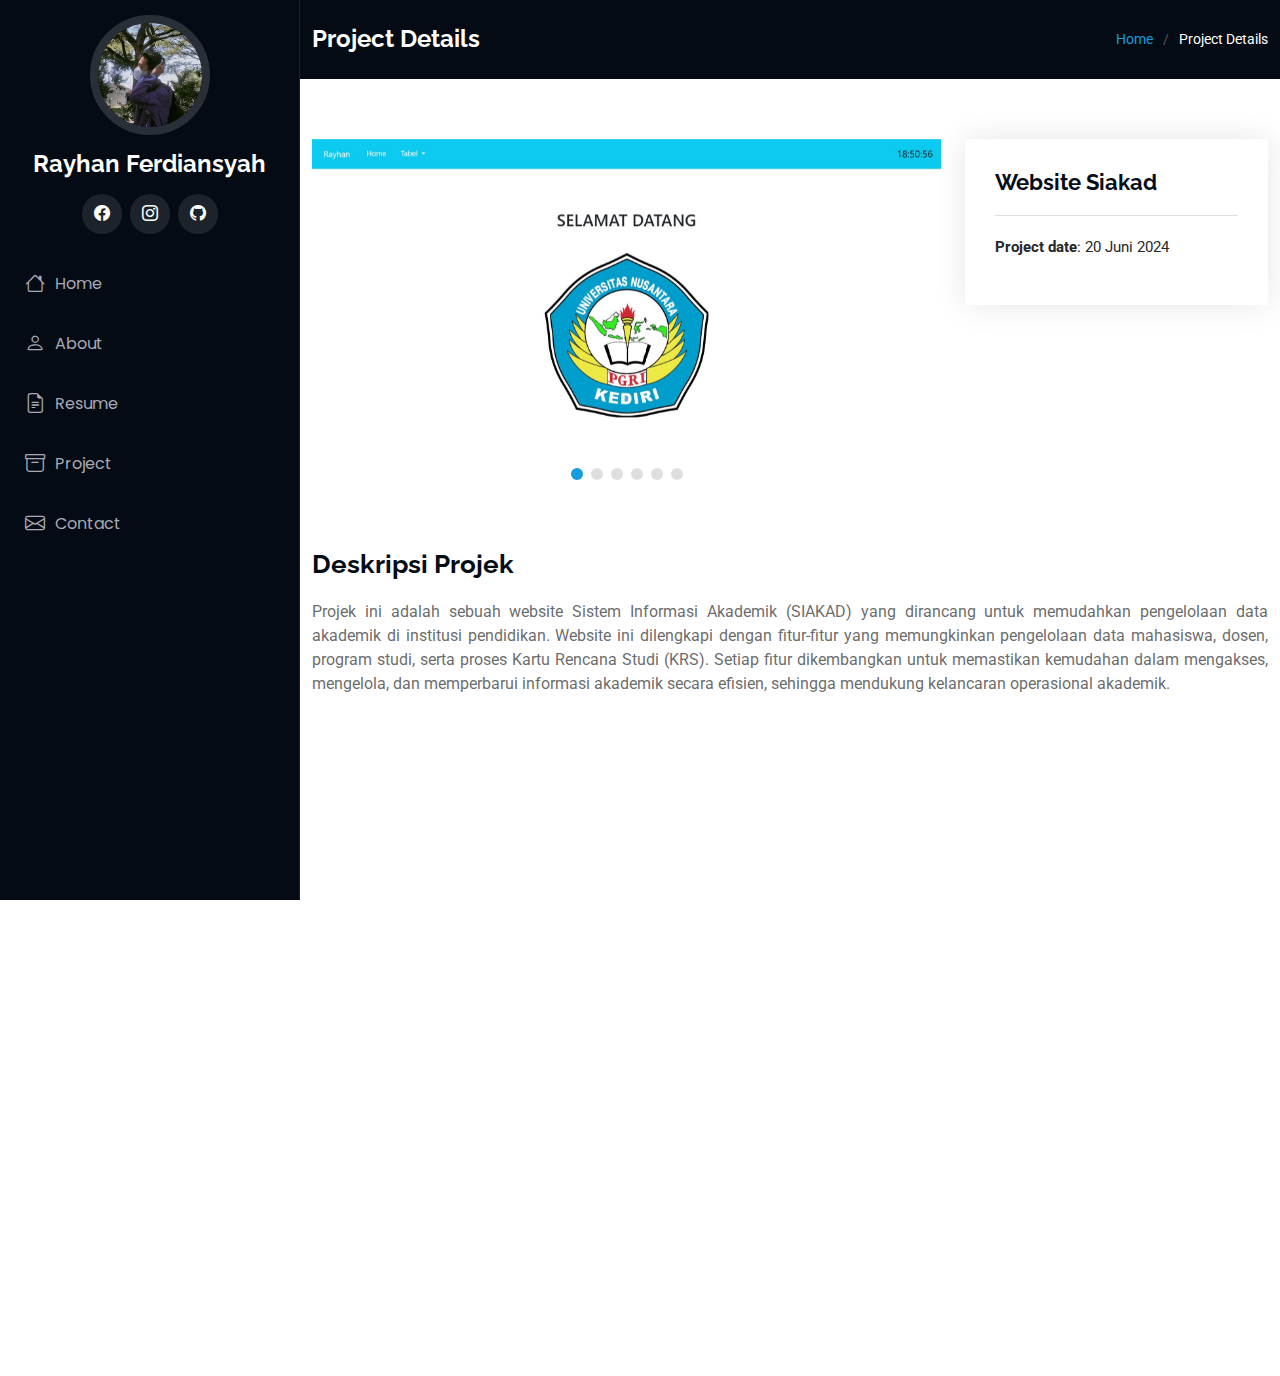
<file: portofolio/portofolio-siakad/index.html>
<!DOCTYPE html>
<html lang="en">

<head>
  <meta charset="utf-8">
  <meta content="width=device-width, initial-scale=1.0" name="viewport">
  <title>Project Details</title>
  <meta content="" name="description">
  <meta content="" name="keywords">

  <!-- Favicons -->
  <link href="../../assets/img/person.png" rel="icon">
  <link href="../../assets/img/person-apple.png" rel="apple-touch-icon">

  <!-- Fonts -->
  <link href="https://fonts.googleapis.com" rel="preconnect">
  <link href="https://fonts.gstatic.com" rel="preconnect" crossorigin>
  <link
    href="https://fonts.googleapis.com/css2?family=Roboto:ital,wght@0,100;0,300;0,400;0,500;0,700;0,900;1,100;1,300;1,400;1,500;1,700;1,900&family=Poppins:ital,wght@0,100;0,200;0,300;0,400;0,500;0,600;0,700;0,800;0,900;1,100;1,200;1,300;1,400;1,500;1,600;1,700;1,800;1,900&family=Raleway:ital,wght@0,100;0,200;0,300;0,400;0,500;0,600;0,700;0,800;0,900;1,100;1,200;1,300;1,400;1,500;1,600;1,700;1,800;1,900&display=swap"
    rel="stylesheet">

  <!-- Vendor CSS Files -->
  <link href="../../assets/vendor/bootstrap/css/bootstrap.min.css" rel="stylesheet">
  <link href="../../assets/vendor/bootstrap-icons/bootstrap-icons.css" rel="stylesheet">
  <link href="../../assets/vendor/aos/aos.css" rel="stylesheet">
  <link href="../../assets/vendor/glightbox/css/glightbox.min.css" rel="stylesheet">
  <link href="../../assets/vendor/swiper/swiper-bundle.min.css" rel="stylesheet">

  <!-- Main CSS File -->
  <link href="../../assets/css/main.css" rel="stylesheet">
</head>

<body class="portfolio-details-page">

  <header id="header" class="header dark-background d-flex flex-column">
    <i class="header-toggle d-xl-none bi bi-list"></i>

    <div class="profile-img">
      <img src="../../assets/img/profile.jpg" alt="" class="img-fluid rounded-circle">
    </div>

    <a href="../../index.html" class="logo d-flex align-items-center justify-content-center">
      <!-- Uncomment the line below if you also wish to use an image logo -->
      <!-- <img src="assets/img/logo.png" alt=""> -->
      <h1 class="sitename">Rayhan Ferdiansyah</h1>
    </a>

    <div class="social-links text-center">
      <a href="https://web.facebook.com/ray.zen.1610" class="facebook"><i class="bi bi-facebook"></i></a>
      <a href="https://www.instagram.com/rayzeenn_/" class="instagram"><i class="bi bi-instagram"></i></a>
      <a href="https://github.com/Rayzeenn" class="github"><i class="bi bi-github"></i></a>
    </div>

    <nav id="navmenu" class="navmenu">
      <ul>
        <li><a href="../../index.html#hero"><i class="bi bi-house navicon"></i>Home</a></li>
        <li><a href="../../index.html#about"><i class="bi bi-person navicon"></i> About</a></li>
        <li><a href="../../index.html#resume"><i class="bi bi-file-earmark-text navicon"></i> Resume</a></li>
        <li><a href="../../index.html#portfolio"><i class="bi bi-archive navicon"></i> Project</a></li>
        <li><a href="../../index.html#contact"><i class="bi bi-envelope navicon"></i> Contact</a></li>
      </ul>
    </nav>

  </header>

  <main class="main">

    <!-- Page Title -->
    <div class="page-title dark-background">
      <div class="container d-lg-flex justify-content-between align-items-center">
        <h1 class="mb-2 mb-lg-0">Project Details</h1>
        <nav class="breadcrumbs">
          <ol>
            <li><a href="../../index.html">Home</a></li>
            <li class="current">Project Details</li>
          </ol>
        </nav>
      </div>
    </div><!-- End Page Title -->

    <!-- Portfolio Details Section -->
    <section id="portfolio-details" class="portfolio-details section">

      <div class="container" data-aos="fade-up" data-aos-delay="100">

        <div class="row gy-4">

          <div class="col-lg-8">
            <div class="portfolio-details-slider swiper init-swiper">

              <script type="application/json" class="swiper-config">
                {
                  "loop": true,
                  "speed": 600,
                  "autoplay": {
                    "delay": 5000
                  },
                  "slidesPerView": "auto",
                  "pagination": {
                    "el": ".swiper-pagination",
                    "type": "bullets",
                    "clickable": true
                  }
                }
              </script>

              <div class="swiper-wrapper align-items-center">

                <div class="swiper-slide">
                  <img src="../../assets/img/portfolio/siakad/siakad1.jpg" alt="">
                </div>

                <div class="swiper-slide">
                  <img src="../../assets/img/portfolio/siakad/siakad2.jpg" alt="">
                </div>

                <div class="swiper-slide">
                  <img src="../../assets/img/portfolio/siakad/siakad3.jpg" alt="">
                </div>

                <div class="swiper-slide">
                  <img src="../../assets/img/portfolio/siakad/siakad4.jpg" alt="">
                </div>

                <div class="swiper-slide">
                  <img src="../../assets/img/portfolio/siakad/siakad5.jpg" alt="">
                </div>

                <div class="swiper-slide">
                  <img src="../../assets/img/portfolio/siakad/siakad6.jpg" alt="">
                </div>

              </div>
              <div class="swiper-pagination"></div>
            </div>
          </div>

          <div class="col-lg-4">
            <div class="portfolio-info" data-aos="fade-up" data-aos-delay="200">
              <h3>Website Siakad</h3>
              <ul>
                <li><strong>Project date</strong>: 20 Juni 2024</li>
                <!-- <li><strong>Project URL</strong>: <a href="#">www.example.com</a></li> -->
              </ul>
            </div>
          </div>
          <div class="portfolio-description" data-aos="fade-up" data-aos-delay="300">
            <h2>Deskripsi Projek</h2>
            <p>
              Projek ini adalah sebuah website Sistem Informasi Akademik (SIAKAD) yang dirancang untuk memudahkan
              pengelolaan data akademik di institusi pendidikan. Website ini dilengkapi dengan fitur-fitur yang
              memungkinkan pengelolaan data mahasiswa, dosen, program studi, serta proses Kartu Rencana Studi (KRS).
              Setiap fitur dikembangkan untuk memastikan kemudahan dalam mengakses, mengelola, dan memperbarui informasi
              akademik secara efisien, sehingga mendukung kelancaran operasional akademik.
            </p>
          </div>

        </div>

      </div>

    </section><!-- /Portfolio Details Section -->

    <section id="services" class="services section">

      <!-- Section Title -->
      <div class="container section-title" data-aos="fade-up">
        <h2>Teknologi yang digunakan</h2>
      </div><!-- End Section Title -->

      <div class="container">

        <div class="row gy-4">
          <div class="col-lg-4 col-md-6 service-item d-flex" data-aos="fade-up" data-aos-delay="100">
            <div class="icon flex-shrink-0"><img src="../../assets/icon/bootstrap.svg" alt="PHP Icon"
                style="width: 40px; height: 40px;"></div>
            <div>
              <h4 class="title"><a class="stretched-link">Bootstrap 5</a></h4>
              <p class="description">Digunakan untuk mendesain antarmuka pengguna yang responsif dan modern.</p>
            </div>
          </div>
          <!-- End Service Item -->

          <div class="col-lg-4 col-md-6 service-item d-flex" data-aos="fade-up" data-aos-delay="100">
            <div class="icon flex-shrink-0"><img src="../../assets/icon/php.svg" alt="PHP Icon"
                style="width: 40px; height: 40px;"></div>
            <div>
              <h4 class="title"><a class="stretched-link">PHP</a></h4>
              <p class="description">Digunakan untuk mengelola logika aplikasi, termasuk mengakses database dan
                memproses data yang dikirim melalui form HTML.</p>
            </div>
          </div>
          <!-- End Service Item -->

          <div class="col-lg-4 col-md-6 service-item d-flex" data-aos="fade-up" data-aos-delay="100">
            <div class="icon flex-shrink-0"><img src="../../assets/icon/mysql.svg" alt="MySQL Icon"
                style="width: 40px; height: 40px;"></div>
            <div>
              <h4 class="title"><a class="stretched-link">MySQL</a></h4>
              <p class="description">Digunakan untuk menyimpan dan mengambil data. Pada program ini, MySQL diakses
                melalui koneksi mysqli dalam PHP untuk menjalankan query database.</p>
            </div>
          </div>
          <!-- End Service Item -->

          <div class="col-lg-4 col-md-6 service-item d-flex" data-aos="fade-up" data-aos-delay="100">
            <div class="icon flex-shrink-0"><img src="../../assets/icon/javascript.svg" alt="JavaScript Icon"
                style="width: 40px; height: 40px; border-radius: 50%;"></div>
            <div>
              <h4 class="title"><a class="stretched-link">JavaScript</a></h4>
              <p class="description">Digunakan untuk interaksi sisi klien, seperti penanganan modal dan integrasi tabel
                data dengan Simple DataTables.</p>
            </div>
          </div>
          <!-- End Service Item -->

        </div>

      </div>

    </section><!-- /Services Section -->
  </main>

  <!-- Scroll Top -->
  <a href="#" id="scroll-top" class="scroll-top d-flex align-items-center justify-content-center"><i
      class="bi bi-arrow-up-short"></i></a>

  <!-- Preloader -->
  <div id="preloader"></div>

  <!-- Vendor JS Files -->
  <script src="../../assets/vendor/bootstrap/js/bootstrap.bundle.min.js"></script>
  <script src="../../assets/vendor/php-email-form/validate.js"></script>
  <script src="../../assets/vendor/aos/aos.js"></script>
  <script src="../../assets/vendor/typed.js/typed.umd.js"></script>
  <script src="../../assets/vendor/purecounter/purecounter_vanilla.js"></script>
  <script src="../../assets/vendor/waypoints/noframework.waypoints.js"></script>
  <script src="../../assets/vendor/glightbox/js/glightbox.min.js"></script>
  <script src="../../assets/vendor/imagesloaded/imagesloaded.pkgd.min.js"></script>
  <script src="../../assets/vendor/isotope-layout/isotope.pkgd.min.js"></script>
  <script src="../../assets/vendor/swiper/swiper-bundle.min.js"></script>

  <!-- Main JS File -->
  <script src="../../assets/js/main.js"></script>

</body>

</html>
</file>
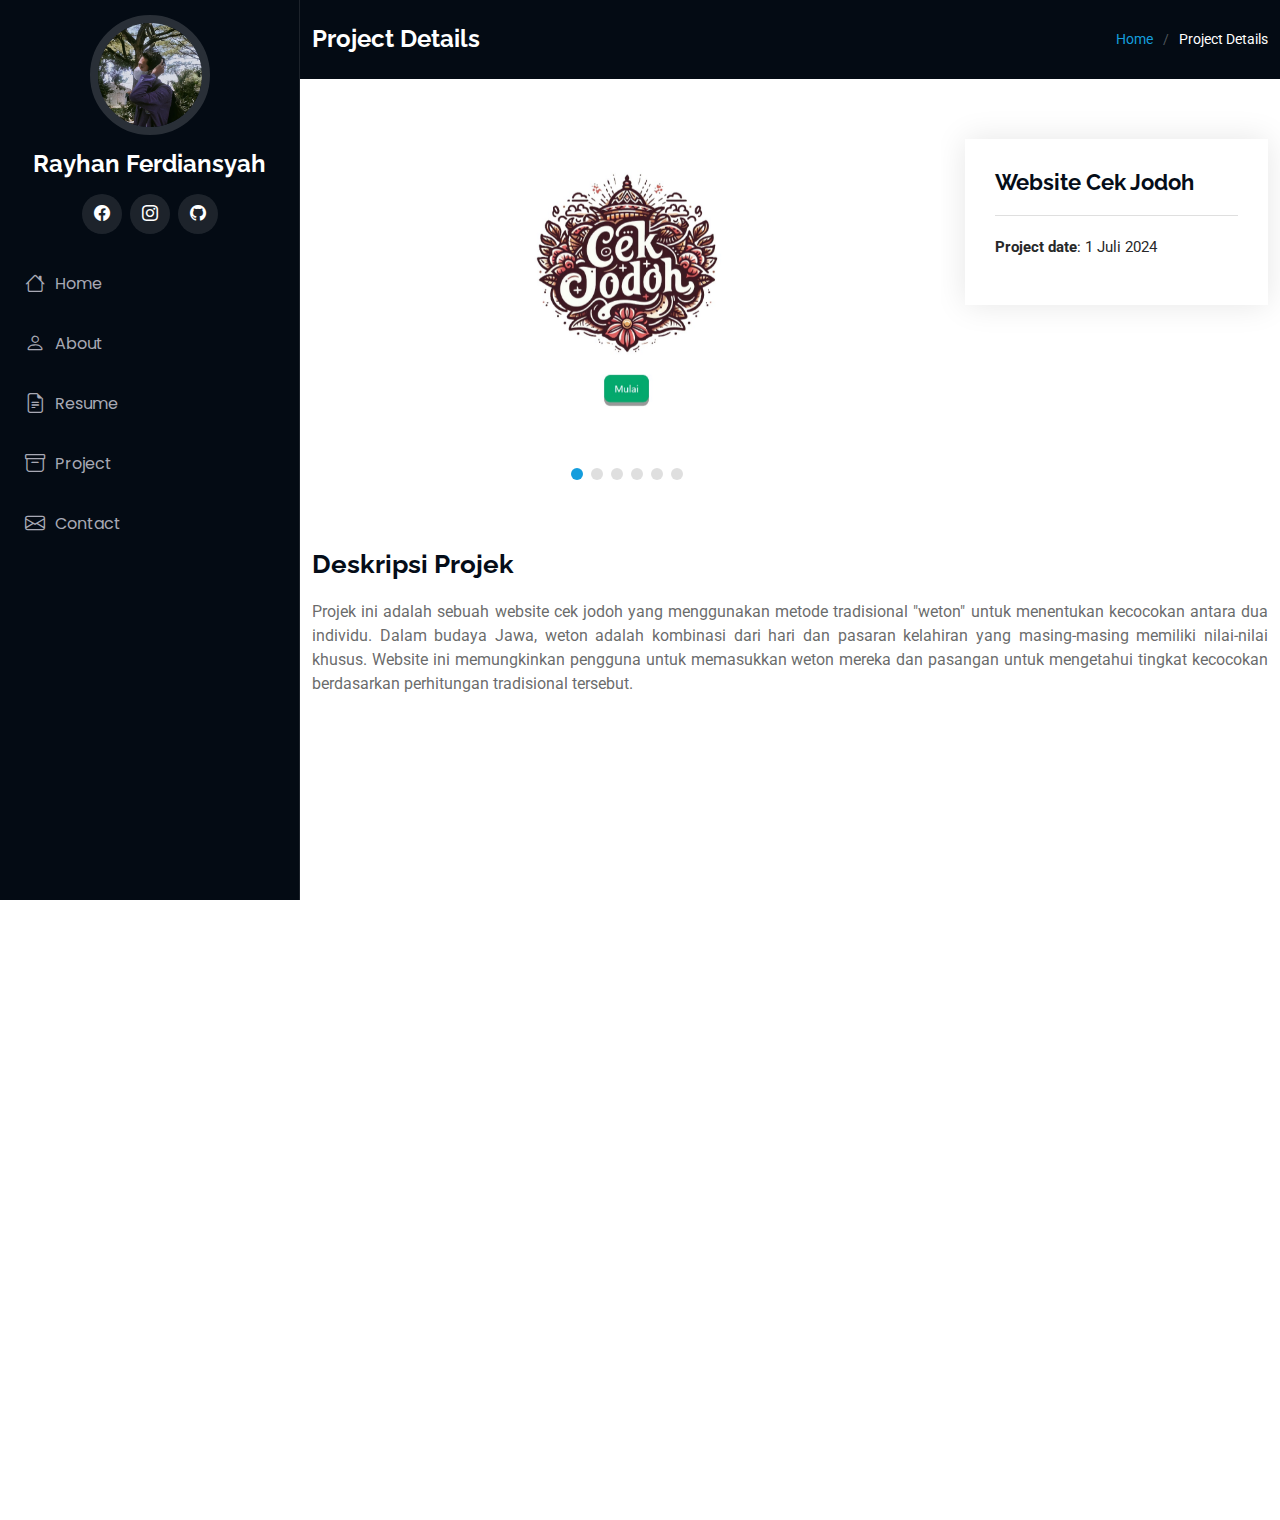
<file: portofolio/portofolio-weton/index.html>
<!DOCTYPE html>
<html lang="en">

<head>
  <meta charset="utf-8">
  <meta content="width=device-width, initial-scale=1.0" name="viewport">
  <title>Project Details</title>
  <meta content="" name="description">
  <meta content="" name="keywords">

  <!-- Favicons -->
  <link href="../../assets/img/person.png" rel="icon">
  <link href="../../assets/img/person-apple.png" rel="apple-touch-icon">

  <!-- Fonts -->
  <link href="https://fonts.googleapis.com" rel="preconnect">
  <link href="https://fonts.gstatic.com" rel="preconnect" crossorigin>
  <link
    href="https://fonts.googleapis.com/css2?family=Roboto:ital,wght@0,100;0,300;0,400;0,500;0,700;0,900;1,100;1,300;1,400;1,500;1,700;1,900&family=Poppins:ital,wght@0,100;0,200;0,300;0,400;0,500;0,600;0,700;0,800;0,900;1,100;1,200;1,300;1,400;1,500;1,600;1,700;1,800;1,900&family=Raleway:ital,wght@0,100;0,200;0,300;0,400;0,500;0,600;0,700;0,800;0,900;1,100;1,200;1,300;1,400;1,500;1,600;1,700;1,800;1,900&display=swap"
    rel="stylesheet">

  <!-- Vendor CSS Files -->
  <link href="../../assets/vendor/bootstrap/css/bootstrap.min.css" rel="stylesheet">
  <link href="../../assets/vendor/bootstrap-icons/bootstrap-icons.css" rel="stylesheet">
  <link href="../../assets/vendor/aos/aos.css" rel="stylesheet">
  <link href="../../assets/vendor/glightbox/css/glightbox.min.css" rel="stylesheet">
  <link href="../../assets/vendor/swiper/swiper-bundle.min.css" rel="stylesheet">

  <!-- Main CSS File -->
  <link href="../../assets/css/main.css" rel="stylesheet">
</head>

<body class="portfolio-details-page">

  <header id="header" class="header dark-background d-flex flex-column">
    <i class="header-toggle d-xl-none bi bi-list"></i>

    <div class="profile-img">
      <img src="../../assets/img/profile.jpg" alt="" class="img-fluid rounded-circle">
    </div>

    <a href="../../index.html" class="logo d-flex align-items-center justify-content-center">
      <!-- Uncomment the line below if you also wish to use an image logo -->
      <!-- <img src="assets/img/logo.png" alt=""> -->
      <h1 class="sitename">Rayhan Ferdiansyah</h1>
    </a>

    <div class="social-links text-center">
      <a href="https://web.facebook.com/ray.zen.1610" class="facebook"><i class="bi bi-facebook"></i></a>
      <a href="https://www.instagram.com/rayzeenn_/" class="instagram"><i class="bi bi-instagram"></i></a>
      <a href="https://github.com/Rayzeenn" class="github"><i class="bi bi-github"></i></a>
    </div>

    <nav id="navmenu" class="navmenu">
      <ul>
        <li><a href="../../index.html#hero"><i class="bi bi-house navicon"></i>Home</a></li>
        <li><a href="../../index.html#about"><i class="bi bi-person navicon"></i> About</a></li>
        <li><a href="../../index.html#resume"><i class="bi bi-file-earmark-text navicon"></i> Resume</a></li>
        <li><a href="../../index.html#portfolio"><i class="bi bi-archive navicon"></i> Project</a></li>
        <li><a href="../../index.html#contact"><i class="bi bi-envelope navicon"></i> Contact</a></li>
      </ul>
    </nav>

  </header>

  <main class="main">

    <!-- Page Title -->
    <div class="page-title dark-background">
      <div class="container d-lg-flex justify-content-between align-items-center">
        <h1 class="mb-2 mb-lg-0">Project Details</h1>
        <nav class="breadcrumbs">
          <ol>
            <li><a href="../../index.html">Home</a></li>
            <li class="current">Project Details</li>
          </ol>
        </nav>
      </div>
    </div><!-- End Page Title -->

    <!-- Portfolio Details Section -->
    <section id="portfolio-details" class="portfolio-details section">

      <div class="container" data-aos="fade-up" data-aos-delay="100">

        <div class="row gy-4">

          <div class="col-lg-8">
            <div class="portfolio-details-slider swiper init-swiper">

              <script type="application/json" class="swiper-config">
                {
                  "loop": true,
                  "speed": 600,
                  "autoplay": {
                    "delay": 5000
                  },
                  "slidesPerView": "auto",
                  "pagination": {
                    "el": ".swiper-pagination",
                    "type": "bullets",
                    "clickable": true
                  }
                }
              </script>

              <div class="swiper-wrapper align-items-center">

                <div class="swiper-slide">
                  <img src="../../assets/img/portfolio/weton/weton1.jpg" alt="">
                </div>
                <div class="swiper-slide">
                  <img src="../../assets/img/portfolio/weton/weton2.jpg" alt="">
                </div>

                <div class="swiper-slide">
                  <img src="../../assets/img/portfolio/weton/weton3.jpg" alt="">
                </div>

                <div class="swiper-slide">
                  <img src="../../assets/img/portfolio/weton/weton4.jpg" alt="">
                </div>

                <div class="swiper-slide">
                  <img src="../../assets/img/portfolio/weton/weton5.jpg" alt="">
                </div>
                <div class="swiper-slide">
                  <img src="../../assets/img/portfolio/weton/weton6.jpg" alt="">
                </div>

              </div>
              <div class="swiper-pagination"></div>
            </div>
          </div>

          <div class="col-lg-4">
            <div class="portfolio-info" data-aos="fade-up" data-aos-delay="200">
              <h3>Website Cek Jodoh</h3>
              <ul>
                <li><strong>Project date</strong>: 1 Juli 2024</li>
                <!-- <li><strong>Project URL</strong>: <a href="#">www.example.com</a></li> -->
              </ul>
            </div>
          </div>
          <div class="portfolio-description" data-aos="fade-up" data-aos-delay="300">
            <h2>Deskripsi Projek</h2>
            <p>
              Projek ini adalah sebuah website cek jodoh yang menggunakan metode tradisional "weton" untuk menentukan
              kecocokan antara dua individu. Dalam budaya Jawa, weton adalah kombinasi dari hari dan pasaran kelahiran
              yang masing-masing memiliki nilai-nilai khusus. Website ini memungkinkan pengguna untuk memasukkan weton
              mereka dan pasangan untuk mengetahui tingkat kecocokan berdasarkan perhitungan tradisional tersebut.
            </p>
          </div>

        </div>

      </div>

    </section><!-- /Portfolio Details Section -->

    <section id="services" class="services section">

      <!-- Section Title -->
      <div class="container section-title" data-aos="fade-up">
        <h2>Teknologi yang digunakan</h2>
      </div><!-- End Section Title -->

      <div class="container">

        <div class="row gy-4">
          <div class="col-lg-4 col-md-6 service-item d-flex" data-aos="fade-up" data-aos-delay="100">
            <div class="icon flex-shrink-0"><img src="../../assets/icon/php.svg" alt="PHP Icon"
                style="width: 40px; height: 40px;"></div>
            <div>
              <h4 class="title"><a class="stretched-link">PHP</a></h4>
              <p class="description">Digunakan untuk menangani logika server-side, termasuk pengolahan data yang
                diterima dari form, pengambilan data dari database, dan penghitungan nilai neptu berdasarkan hari dan
                pasaran untuk menentukan kecocokan pasangan.</p>
            </div>
          </div>
          <div class="col-lg-4 col-md-6 service-item d-flex" data-aos="fade-up" data-aos-delay="100">
            <div class="icon flex-shrink-0"><img src="../../assets/icon/bootstrap.svg" alt="PHP Icon"
                style="width: 40px; height: 40px;"></div>
            <div>
              <h4 class="title"><a class="stretched-link">Bootstrap 5</a></h4>
              <p class="description">Framework CSS yang digunakan untuk membuat antarmuka yang responsif dan konsisten
                secara visual. Bootstrap menyediakan gaya untuk elemen-elemen seperti form input, tombol, dan grid
                layout.</p>
            </div>
          </div>
          <!-- End Service Item -->

          <div class="col-lg-4 col-md-6 service-item d-flex" data-aos="fade-up" data-aos-delay="100">
            <div class="icon flex-shrink-0"><img src="../../assets/icon/mysql.svg" alt="MySQL Icon"
                style="width: 40px; height: 40px;"></div>
            <div>
              <h4 class="title"><a class="stretched-link">MySQL</a></h4>
              <p class="description">Database yang digunakan untuk menyimpan data yang dibutuhkan, seperti data orang,
                hari, pasaran, dan nilai neptu. PHP mengakses database ini melalui koneksi MySQL untuk melakukan query
                dan mendapatkan data yang diperlukan.</p>
            </div>
          </div>
          <!-- End Service Item -->

          <div class="col-lg-4 col-md-6 service-item d-flex" data-aos="fade-up" data-aos-delay="100">
            <div class="icon flex-shrink-0"><img src="../../assets/icon/javascript.svg" alt="JavaScript Icon"
                style="width: 40px; height: 40px; border-radius: 50%;"></div>
            <div>
              <h4 class="title"><a class="stretched-link">JavaScript</a></h4>
              <p class="description">JavaScript digunakan untuk memuat file bootstrap.bundle.min.js, yang mengaktifkan
                fitur interaktif dari Bootstrap, seperti modal dan dropdown.</p>
            </div>
          </div>
          <!-- End Service Item -->

          <div class="col-lg-4 col-md-6 service-item d-flex" data-aos="fade-up" data-aos-delay="100">
            <div class="icon flex-shrink-0"><img src="../../assets/icon/css3.svg" alt="JavaScript Icon"
                style="width: 35px; height: 35px;"></div>
            <div>
              <h4 class="title"><a class="stretched-link">CSS</a></h4>
              <p class="description">Digunakan untuk memberikan gaya visual pada elemen-elemen HTML, baik melalui file
                CSS eksternal maupun dengan CSS inline di dalam file HTML itu sendiri. CSS digunakan untuk menata
                tampilan form, tombol, dan hasil output yang ditampilkan kepada pengguna.</p>
            </div>
          </div>
          <!-- End Service Item -->

        </div>

      </div>

    </section><!-- /Services Section -->

  </main>

  <!-- Scroll Top -->
  <a href="#" id="scroll-top" class="scroll-top d-flex align-items-center justify-content-center"><i
      class="bi bi-arrow-up-short"></i></a>

  <!-- Preloader -->
  <div id="preloader"></div>

  <!-- Vendor JS Files -->
  <script src="../../assets/vendor/bootstrap/js/bootstrap.bundle.min.js"></script>
  <script src="../../assets/vendor/php-email-form/validate.js"></script>
  <script src="../../assets/vendor/aos/aos.js"></script>
  <script src="../../assets/vendor/typed.js/typed.umd.js"></script>
  <script src="../../assets/vendor/purecounter/purecounter_vanilla.js"></script>
  <script src="../../assets/vendor/waypoints/noframework.waypoints.js"></script>
  <script src="../../assets/vendor/glightbox/js/glightbox.min.js"></script>
  <script src="../../assets/vendor/imagesloaded/imagesloaded.pkgd.min.js"></script>
  <script src="../../assets/vendor/isotope-layout/isotope.pkgd.min.js"></script>
  <script src="../../assets/vendor/swiper/swiper-bundle.min.js"></script>

  <!-- Main JS File -->
  <script src="../../assets/js/main.js"></script>

</body>

</html>
</file>
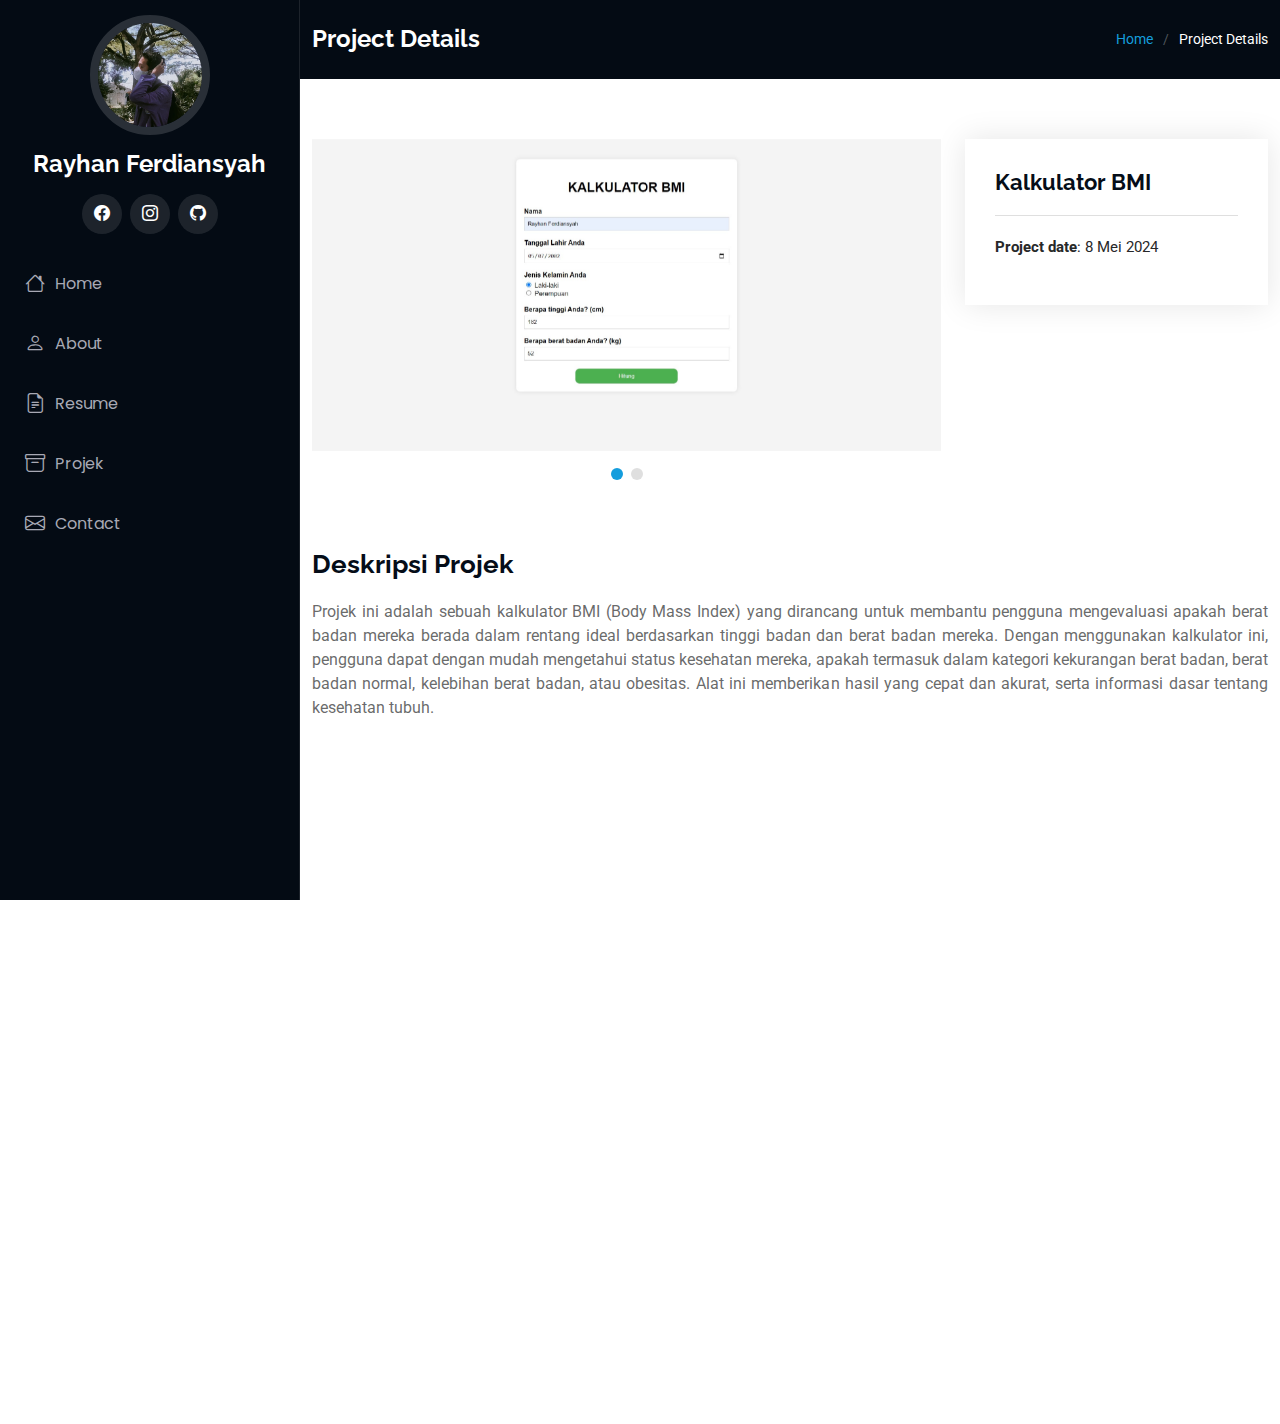
<file: portofolio/portfolio-bmi.html>
<!DOCTYPE html>
<html lang="en">

<head>
  <meta charset="utf-8">
  <meta content="width=device-width, initial-scale=1.0" name="viewport">
  <title>Project Details</title>
  <meta content="" name="description">
  <meta content="" name="keywords">

  <!-- Favicons -->
  <link href="../assets/img/person.png" rel="icon">
  <link href="../assets/img/person-apple.png" rel="apple-touch-icon">

  <!-- Fonts -->
  <link href="https://fonts.googleapis.com" rel="preconnect">
  <link href="https://fonts.gstatic.com" rel="preconnect" crossorigin>
  <link
    href="https://fonts.googleapis.com/css2?family=Roboto:ital,wght@0,100;0,300;0,400;0,500;0,700;0,900;1,100;1,300;1,400;1,500;1,700;1,900&family=Poppins:ital,wght@0,100;0,200;0,300;0,400;0,500;0,600;0,700;0,800;0,900;1,100;1,200;1,300;1,400;1,500;1,600;1,700;1,800;1,900&family=Raleway:ital,wght@0,100;0,200;0,300;0,400;0,500;0,600;0,700;0,800;0,900;1,100;1,200;1,300;1,400;1,500;1,600;1,700;1,800;1,900&display=swap"
    rel="stylesheet">

  <!-- Vendor CSS Files -->
  <link href="../assets/vendor/bootstrap/css/bootstrap.min.css" rel="stylesheet">
  <link href="../assets/vendor/bootstrap-icons/bootstrap-icons.css" rel="stylesheet">
  <link href="../assets/vendor/aos/aos.css" rel="stylesheet">
  <link href="../assets/vendor/glightbox/css/glightbox.min.css" rel="stylesheet">
  <link href="../assets/vendor/swiper/swiper-bundle.min.css" rel="stylesheet">

  <!-- Main CSS File -->
  <link href="../assets/css/main.css" rel="stylesheet">
</head>

<body class="portfolio-details-page">

  <header id="header" class="header dark-background d-flex flex-column">
    <i class="header-toggle d-xl-none bi bi-list"></i>

    <div class="profile-img">
      <img src="../assets/img/profile.jpg" alt="" class="img-fluid rounded-circle">
    </div>

    <a href="../index.html" class="logo d-flex align-items-center justify-content-center">
      <!-- Uncomment the line below if you also wish to use an image logo -->
      <!-- <img src="assets/img/logo.png" alt=""> -->
      <h1 class="sitename">Rayhan Ferdiansyah</h1>
    </a>

    <div class="social-links text-center">
      <a href="https://web.facebook.com/ray.zen.1610" class="facebook"><i class="bi bi-facebook"></i></a>
      <a href="https://www.instagram.com/rayzeenn_/" class="instagram"><i class="bi bi-instagram"></i></a>
      <a href="https://github.com/Rayzeenn" class="github"><i class="bi bi-github"></i></a>
    </div>

    <nav id="navmenu" class="navmenu">
      <ul>
        <li><a href="../index.html#hero"><i class="bi bi-house navicon"></i>Home</a></li>
        <li><a href="../index.html#about"><i class="bi bi-person navicon"></i> About</a></li>
        <li><a href="../index.html#resume"><i class="bi bi-file-earmark-text navicon"></i> Resume</a></li>
        <li><a href="../index.html#portfolio"><i class="bi bi-archive navicon"></i> Projek</a></li>
        <li><a href="../index.html#contact"><i class="bi bi-envelope navicon"></i> Contact</a></li>
      </ul>
    </nav>

  </header>

  <main class="main">

    <!-- Page Title -->
    <div class="page-title dark-background">
      <div class="container d-lg-flex justify-content-between align-items-center">
        <h1 class="mb-2 mb-lg-0">Project Details</h1>
        <nav class="breadcrumbs">
          <ol>
            <li><a href="../index.html">Home</a></li>
            <li class="current">Project Details</li>
          </ol>
        </nav>
      </div>
    </div><!-- End Page Title -->

    <!-- Portfolio Details Section -->
    <section id="portfolio-details" class="portfolio-details section">

      <div class="container" data-aos="fade-up" data-aos-delay="100">

        <div class="row gy-4">

          <div class="col-lg-8">
            <div class="portfolio-details-slider swiper init-swiper">

              <script type="application/json" class="swiper-config">
                {
                  "loop": true,
                  "speed": 600,
                  "autoplay": {
                    "delay": 5000
                  },
                  "slidesPerView": "auto",
                  "pagination": {
                    "el": ".swiper-pagination",
                    "type": "bullets",
                    "clickable": true
                  }
                }
              </script>

              <div class="swiper-wrapper align-items-center">

                <div class="swiper-slide">
                  <img src="../assets/img/portfolio/bmi/bmi1.jpg" alt="">
                </div>
                <div class="swiper-slide">
                  <img src="../assets/img/portfolio/bmi/bmi2.jpg" alt="">
                </div>
              </div>
              <div class="swiper-pagination"></div>
            </div>
          </div>

          <div class="col-lg-4">
            <div class="portfolio-info" data-aos="fade-up" data-aos-delay="200">
              <h3>Kalkulator BMI</h3>
              <ul>
                <li><strong>Project date</strong>: 8 Mei 2024</li>
                <!-- <li><strong>Project URL</strong>: <a href="#">www.example.com</a></li> -->
              </ul>
            </div>
          </div>
          <div class="portfolio-description" data-aos="fade-up" data-aos-delay="300">
            <h2>Deskripsi Projek</h2>
            <p>
              Projek ini adalah sebuah kalkulator BMI (Body Mass Index) yang dirancang untuk membantu pengguna
              mengevaluasi apakah berat badan mereka berada dalam rentang ideal berdasarkan tinggi badan dan berat badan
              mereka. Dengan menggunakan kalkulator ini, pengguna dapat dengan mudah mengetahui status kesehatan mereka,
              apakah termasuk dalam kategori kekurangan berat badan, berat badan normal, kelebihan berat badan, atau
              obesitas. Alat ini memberikan hasil yang cepat dan akurat, serta informasi dasar tentang kesehatan tubuh.
            </p>
          </div>

        </div>

      </div>

    </section><!-- /Portfolio Details Section -->

    <section id="services" class="services section">

      <!-- Section Title -->
      <div class="container section-title" data-aos="fade-up">
        <h2>Teknologi yang digunakan</h2>
      </div><!-- End Section Title -->

      <div class="container">

        <div class="row gy-4">
          <div class="col-lg-4 col-md-6 service-item d-flex" data-aos="fade-up" data-aos-delay="100">
            <div class="icon flex-shrink-0"><img src="../assets/icon/php.svg" alt="PHP Icon"
                style="width: 40px; height: 40px;"></div>
            <div>
              <h4 class="title"><a class="stretched-link">PHP</a></h4>
              <p class="description">Digunakan sebagai fungsi perhitungan kalkulator BMI (Body Mass Index)</p>
            </div>
          </div>
          <div class="col-lg-4 col-md-6 service-item d-flex" data-aos="fade-up" data-aos-delay="100">
            <div class="icon flex-shrink-0"><i class="bi bi-bootstrap"></i></div>
            <div>
              <h4 class="title"><a class="stretched-link">Bootstrap 5</a></h4>
              <p class="description">Framework CSS Bootstrap digunakan untuk mendesain tata letak yang responsif dan
                mempercepat pengembangan antarmuka. </p>
            </div>
          </div>
          <!-- End Service Item -->

          <div class="col-lg-4 col-md-6 service-item d-flex" data-aos="fade-up" data-aos-delay="100">
            <div class="icon flex-shrink-0"><img src="../assets/icon/javascript.svg" alt="JavaScript Icon"
                style="width: 40px; height: 40px; border-radius: 50%;"></div>
            <div>
              <h4 class="title"><a class="stretched-link">JavaScript</a></h4>
              <p class="description">Digunakan untuk menambahkan interaktivitas pada halaman. </p>
            </div>
          </div>
          <!-- End Service Item -->

          <div class="col-lg-4 col-md-6 service-item d-flex" data-aos="fade-up" data-aos-delay="100">
            <div class="icon flex-shrink-0"><img src="../assets/icon/css3.svg" alt="JavaScript Icon"
                style="width: 35px; height: 35px;"></div>
            <div>
              <h4 class="title"><a class="stretched-link">CSS</a></h4>
              <p class="description">Tata letak dan gaya halaman web dikelola dengan CSS, baik menggunakan file CSS
                bawaan (main.css) maupun framework CSS seperti Bootstrap.</p>
            </div>
          </div>
          <!-- End Service Item -->

        </div>

      </div>

    </section><!-- /Services Section -->

  </main>

  <!-- Scroll Top -->
  <a href="#" id="scroll-top" class="scroll-top d-flex align-items-center justify-content-center"><i
      class="bi bi-arrow-up-short"></i></a>

  <!-- Preloader -->
  <div id="preloader"></div>

  <!-- Vendor JS Files -->
  <script src="../assets/vendor/bootstrap/js/bootstrap.bundle.min.js"></script>
  <script src="../assets/vendor/php-email-form/validate.js"></script>
  <script src="../assets/vendor/aos/aos.js"></script>
  <script src="../assets/vendor/typed.js/typed.umd.js"></script>
  <script src="../assets/vendor/purecounter/purecounter_vanilla.js"></script>
  <script src="../assets/vendor/waypoints/noframework.waypoints.js"></script>
  <script src="../assets/vendor/glightbox/js/glightbox.min.js"></script>
  <script src="../assets/vendor/imagesloaded/imagesloaded.pkgd.min.js"></script>
  <script src="../assets/vendor/isotope-layout/isotope.pkgd.min.js"></script>
  <script src="../assets/vendor/swiper/swiper-bundle.min.js"></script>

  <!-- Main JS File -->
  <script src="../assets/js/main.js"></script>

</body>

</html>
</file>
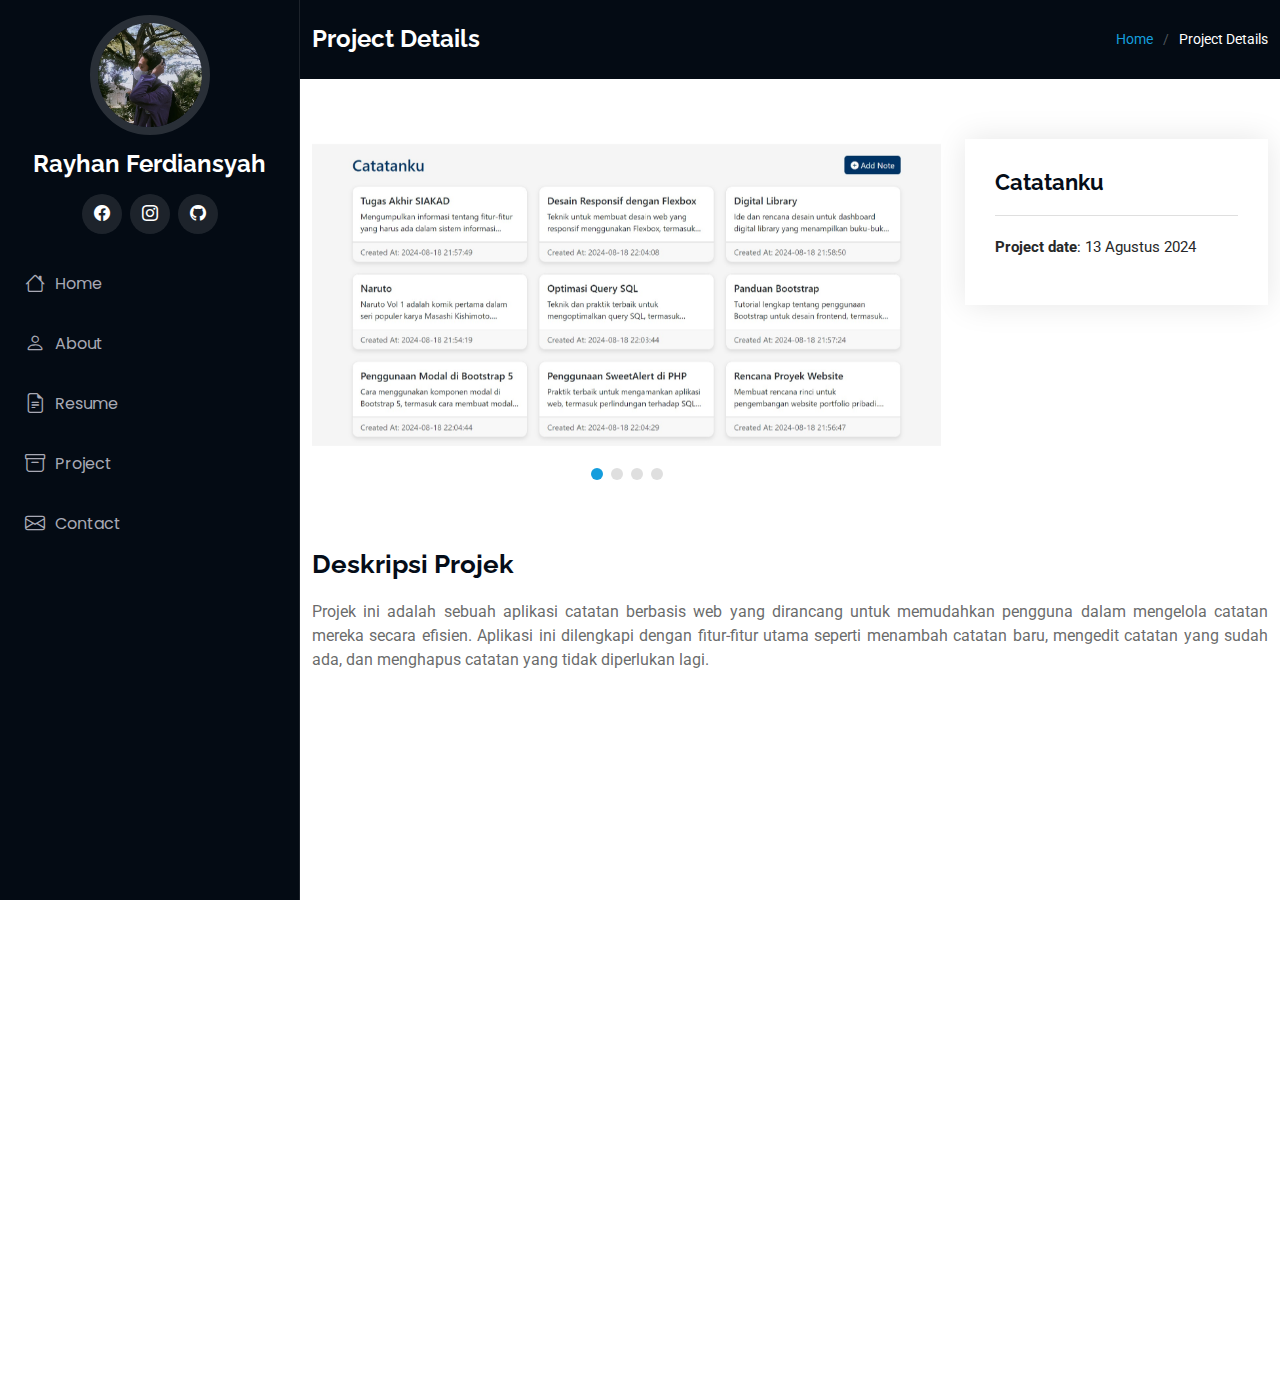
<file: portofolio/portfolio-catatan.html>
<!DOCTYPE html>
<html lang="en">

<head>
  <meta charset="utf-8">
  <meta content="width=device-width, initial-scale=1.0" name="viewport">
  <title>Project Details</title>
  <meta content="" name="description">
  <meta content="" name="keywords">

  <!-- Favicons -->
  <link href="../assets/img/person.png" rel="icon">
  <link href="../assets/img/person-apple.png" rel="apple-touch-icon">

  <!-- Fonts -->
  <link href="https://fonts.googleapis.com" rel="preconnect">
  <link href="https://fonts.gstatic.com" rel="preconnect" crossorigin>
  <link
    href="https://fonts.googleapis.com/css2?family=Roboto:ital,wght@0,100;0,300;0,400;0,500;0,700;0,900;1,100;1,300;1,400;1,500;1,700;1,900&family=Poppins:ital,wght@0,100;0,200;0,300;0,400;0,500;0,600;0,700;0,800;0,900;1,100;1,200;1,300;1,400;1,500;1,600;1,700;1,800;1,900&family=Raleway:ital,wght@0,100;0,200;0,300;0,400;0,500;0,600;0,700;0,800;0,900;1,100;1,200;1,300;1,400;1,500;1,600;1,700;1,800;1,900&display=swap"
    rel="stylesheet">

  <!-- Vendor CSS Files -->
  <link href="../assets/vendor/bootstrap/css/bootstrap.min.css" rel="stylesheet">
  <link href="../assets/vendor/bootstrap-icons/bootstrap-icons.css" rel="stylesheet">
  <link href="../assets/vendor/aos/aos.css" rel="stylesheet">
  <link href="../assets/vendor/glightbox/css/glightbox.min.css" rel="stylesheet">
  <link href="../assets/vendor/swiper/swiper-bundle.min.css" rel="stylesheet">

  <!-- Main CSS File -->
  <link href="../assets/css/main.css" rel="stylesheet">
</head>

<body class="portfolio-details-page">

  <header id="header" class="header dark-background d-flex flex-column">
    <i class="header-toggle d-xl-none bi bi-list"></i>

    <div class="profile-img">
      <img src="../assets/img/profile.jpg" alt="" class="img-fluid rounded-circle">
    </div>

    <a href="../index.html" class="logo d-flex align-items-center justify-content-center">
      <!-- Uncomment the line below if you also wish to use an image logo -->
      <!-- <img src="assets/img/logo.png" alt=""> -->
      <h1 class="sitename">Rayhan Ferdiansyah</h1>
    </a>

    <div class="social-links text-center">
      <a href="https://web.facebook.com/ray.zen.1610" class="facebook"><i class="bi bi-facebook"></i></a>
      <a href="https://www.instagram.com/rayzeenn_/" class="instagram"><i class="bi bi-instagram"></i></a>
      <a href="https://github.com/Rayzeenn" class="github"><i class="bi bi-github"></i></a>
    </div>

    <nav id="navmenu" class="navmenu">
      <ul>
        <li><a href="../index.html#hero"><i class="bi bi-house navicon"></i>Home</a></li>
        <li><a href="../index.html#about"><i class="bi bi-person navicon"></i> About</a></li>
        <li><a href="../index.html#resume"><i class="bi bi-file-earmark-text navicon"></i> Resume</a></li>
        <li><a href="../index.html#portfolio"><i class="bi bi-archive navicon"></i> Project</a></li>
        <li><a href="../index.html#contact"><i class="bi bi-envelope navicon"></i> Contact</a></li>
      </ul>
    </nav>

  </header>

  <main class="main">

    <!-- Page Title -->
    <div class="page-title dark-background">
      <div class="container d-lg-flex justify-content-between align-items-center">
        <h1 class="mb-2 mb-lg-0">Project Details</h1>
        <nav class="breadcrumbs">
          <ol>
            <li><a href="../index.html">Home</a></li>
            <li class="current">Project Details</li>
          </ol>
        </nav>
      </div>
    </div><!-- End Page Title -->

    <!-- Portfolio Details Section -->
    <section id="portfolio-details" class="portfolio-details section">

      <div class="container" data-aos="fade-up" data-aos-delay="100">

        <div class="row gy-4">

          <div class="col-lg-8">
            <div class="portfolio-details-slider swiper init-swiper">

              <script type="application/json" class="swiper-config">
                {
                  "loop": true,
                  "speed": 600,
                  "autoplay": {
                    "delay": 5000
                  },
                  "slidesPerView": "auto",
                  "pagination": {
                    "el": ".swiper-pagination",
                    "type": "bullets",
                    "clickable": true
                  }
                }
              </script>

              <div class="swiper-wrapper align-items-center">

                <div class="swiper-slide">
                  <img src="../assets/img/portfolio/catatan/catatan1.jpg" alt="">
                </div>
                <div class="swiper-slide">
                  <img src="../assets/img/portfolio/catatan/catatan2.jpg" alt="">
                </div>
                <div class="swiper-slide">
                  <img src="../assets/img/portfolio/catatan/catatan3.jpg" alt="">
                </div>
                <div class="swiper-slide">
                  <img src="../assets/img/portfolio/catatan/catatan4.jpg" alt="">
                </div>
              </div>
              <div class="swiper-pagination"></div>
            </div>
          </div>

          <div class="col-lg-4">
            <div class="portfolio-info" data-aos="fade-up" data-aos-delay="200">
              <h3>Catatanku</h3>
              <ul>
                <li><strong>Project date</strong>: 13 Agustus 2024</li>
                <!-- <li><strong>Project URL</strong>: <a href="#">www.example.com</a></li> -->
              </ul>
            </div>
          </div>
          <div class="portfolio-description" data-aos="fade-up" data-aos-delay="300">
            <h2>Deskripsi Projek</h2>
            <p>
              Projek ini adalah sebuah aplikasi catatan berbasis web yang dirancang untuk memudahkan pengguna dalam
              mengelola catatan mereka secara efisien. Aplikasi ini dilengkapi dengan fitur-fitur utama seperti menambah
              catatan baru, mengedit catatan yang sudah ada, dan menghapus catatan yang tidak diperlukan lagi.
            </p>
          </div>

        </div>

      </div>

    </section><!-- /Portfolio Details Section -->

    <section id="services" class="services section">

      <!-- Section Title -->
      <div class="container section-title" data-aos="fade-up">
        <h2>Teknologi yang digunakan</h2>
      </div><!-- End Section Title -->

      <div class="container">

        <div class="row gy-4">
          <div class="col-lg-4 col-md-6 service-item d-flex" data-aos="fade-up" data-aos-delay="100">
            <div class="icon flex-shrink-0"><i class="bi bi-bootstrap"></i></div>
            <div>
              <h4 class="title"><a class="stretched-link">Bootstrap 5</a></h4>
              <p class="description">Bootstrap versi 5.3.1 digunakan untuk memberikan gaya dan layout yang rapi pada
                halaman web.</p>
            </div>
          </div>
          <!-- End Service Item -->

          <div class="col-lg-4 col-md-6 service-item d-flex" data-aos="fade-up" data-aos-delay="100">
            <div class="icon flex-shrink-0"><img src="../assets/icon/php.svg" alt="PHP Icon"
                style="width: 40px; height: 40px;"></div>
            <div>
              <h4 class="title"><a class="stretched-link">PHP</a></h4>
              <p class="description">Digunakan untuk menghubungkan aplikasi dengan database MySQL, mengambil data
                catatan, dan menyajikannya dalam format HTML.</p>
            </div>
          </div>
          <!-- End Service Item -->

          <div class="col-lg-4 col-md-6 service-item d-flex" data-aos="fade-up" data-aos-delay="100">
            <div class="icon flex-shrink-0"><img src="../assets/icon/mysql.svg" alt="MySQL Icon"
                style="width: 40px; height: 40px;"></div>
            <div>
              <h4 class="title"><a class="stretched-link">MySQL</a></h4>
              <p class="description">Sistem manajemen basis data yang digunakan untuk menyimpan data catatan.</p>
            </div>
          </div>
          <!-- End Service Item -->

          <div class="col-lg-4 col-md-6 service-item d-flex" data-aos="fade-up" data-aos-delay="100">
            <div class="icon flex-shrink-0"><img src="../assets/icon/javascript.svg" alt="JavaScript Icon"
                style="width: 40px; height: 40px; border-radius: 50%;"></div>
            <div>
              <h4 class="title"><a class="stretched-link">JavaScript</a></h4>
              <p class="description">JavaScript digunakan untuk menambahkan interaktivitas pada halaman, misalnya untuk
                menangani event klik dan memanipulasi DOM. jQuery, sebuah library JavaScript, digunakan untuk
                mempermudah manipulasi ini.</p>
            </div>
          </div>
          <!-- End Service Item -->

          <div class="col-lg-4 col-md-6 service-item d-flex" data-aos="fade-up" data-aos-delay="100">
            <div class="icon flex-shrink-0"><img src="../assets/icon/css3.svg" alt="JavaScript Icon"
                style="width: 35px; height: 35px;"></div>
            <div>
              <h4 class="title"><a class="stretched-link">CSS</a></h4>
              <p class="description">Digunakan untuk menambahkan gaya khusus yang tidak disediakan oleh Bootstrap, guna
                menyesuaikan tampilan dan nuansa aplikasi.</p>
            </div>
          </div>
          <!-- End Service Item -->


        </div>

      </div>

    </section><!-- /Services Section -->

  </main>

  <!-- Scroll Top -->
  <a href="#" id="scroll-top" class="scroll-top d-flex align-items-center justify-content-center"><i
      class="bi bi-arrow-up-short"></i></a>

  <!-- Preloader -->
  <div id="preloader"></div>

  <!-- Vendor JS Files -->
  <script src="../assets/vendor/bootstrap/js/bootstrap.bundle.min.js"></script>
  <script src="../assets/vendor/php-email-form/validate.js"></script>
  <script src="../assets/vendor/aos/aos.js"></script>
  <script src="../assets/vendor/typed.js/typed.umd.js"></script>
  <script src="../assets/vendor/purecounter/purecounter_vanilla.js"></script>
  <script src="../assets/vendor/waypoints/noframework.waypoints.js"></script>
  <script src="../assets/vendor/glightbox/js/glightbox.min.js"></script>
  <script src="../assets/vendor/imagesloaded/imagesloaded.pkgd.min.js"></script>
  <script src="../assets/vendor/isotope-layout/isotope.pkgd.min.js"></script>
  <script src="../assets/vendor/swiper/swiper-bundle.min.js"></script>

  <!-- Main JS File -->
  <script src="../assets/js/main.js"></script>

</body>

</html>
</file>
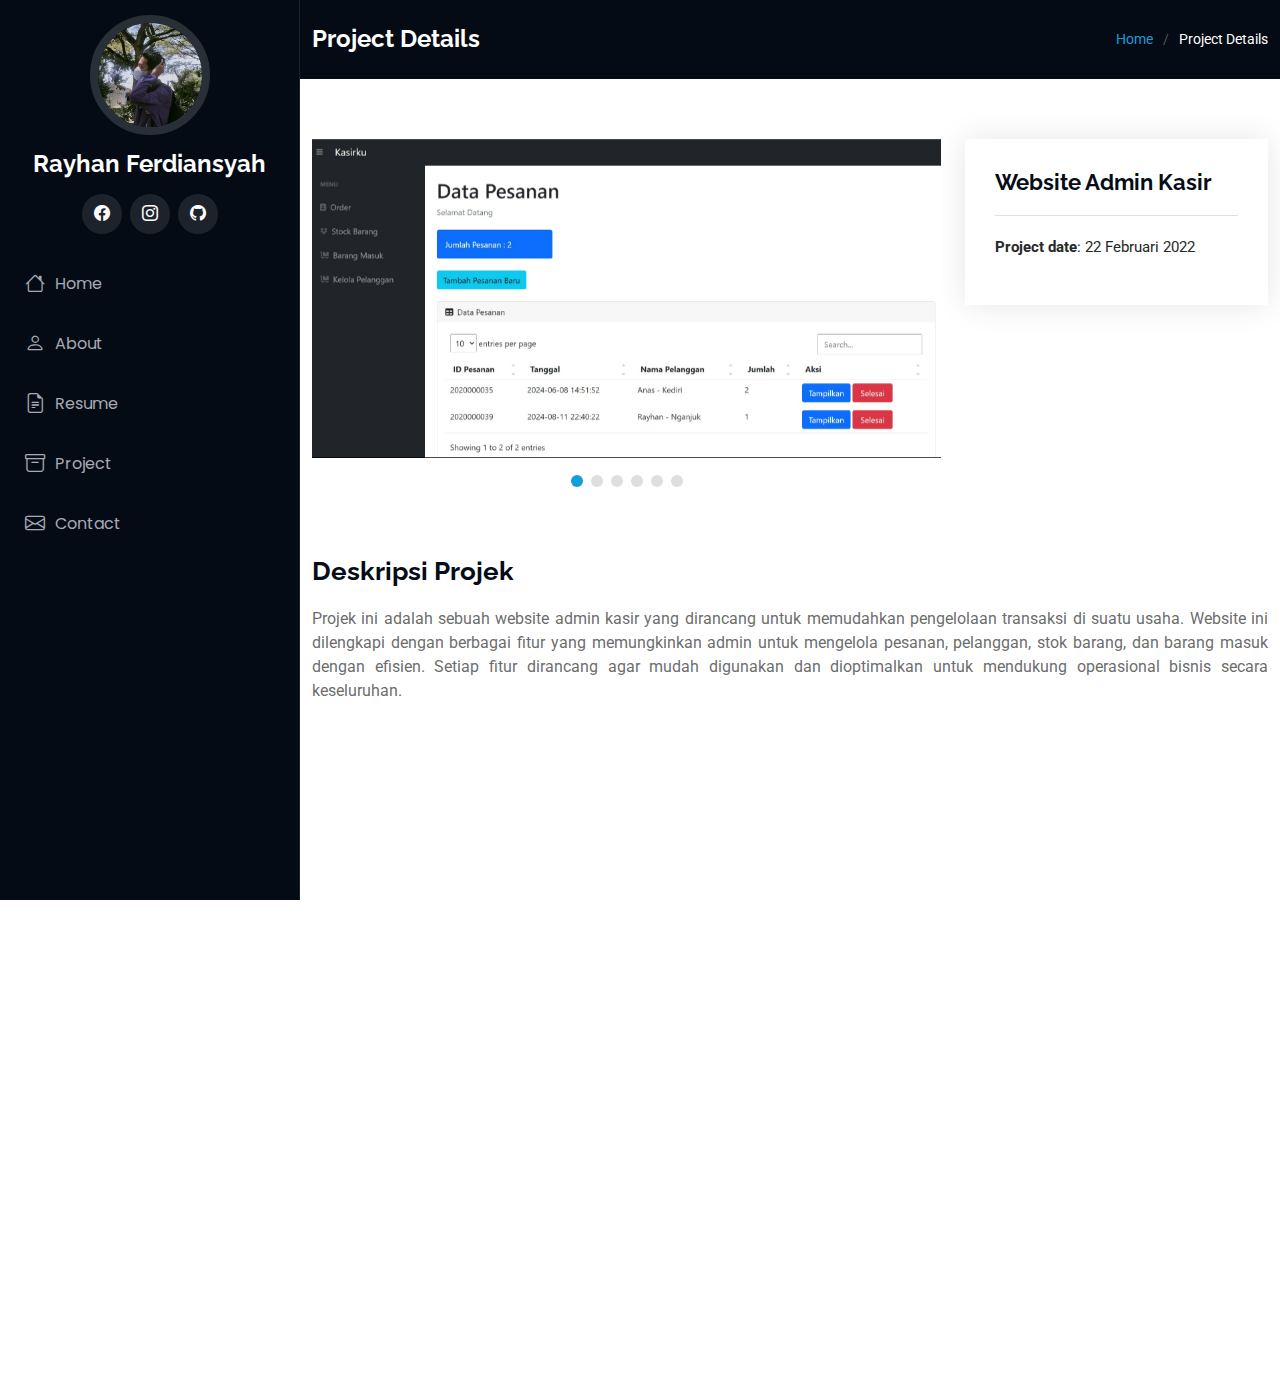
<file: portofolio/portfolio-kasir.html>
<!DOCTYPE html>
<html lang="en">

<head>
  <meta charset="utf-8">
  <meta content="width=device-width, initial-scale=1.0" name="viewport">
  <title>Project Details</title>
  <meta content="" name="description">
  <meta content="" name="keywords">

  <!-- Favicons -->
  <link href="../assets/img/person.png" rel="icon">
  <link href="../assets/img/person-apple.png" rel="apple-touch-icon">

  <!-- Fonts -->
  <link href="https://fonts.googleapis.com" rel="preconnect">
  <link href="https://fonts.gstatic.com" rel="preconnect" crossorigin>
  <link
    href="https://fonts.googleapis.com/css2?family=Roboto:ital,wght@0,100;0,300;0,400;0,500;0,700;0,900;1,100;1,300;1,400;1,500;1,700;1,900&family=Poppins:ital,wght@0,100;0,200;0,300;0,400;0,500;0,600;0,700;0,800;0,900;1,100;1,200;1,300;1,400;1,500;1,600;1,700;1,800;1,900&family=Raleway:ital,wght@0,100;0,200;0,300;0,400;0,500;0,600;0,700;0,800;0,900;1,100;1,200;1,300;1,400;1,500;1,600;1,700;1,800;1,900&display=swap"
    rel="stylesheet">

  <!-- Vendor CSS Files -->
  <link href="../assets/vendor/bootstrap/css/bootstrap.min.css" rel="stylesheet">
  <link href="../assets/vendor/bootstrap-icons/bootstrap-icons.css" rel="stylesheet">
  <link href="../assets/vendor/aos/aos.css" rel="stylesheet">
  <link href="../assets/vendor/glightbox/css/glightbox.min.css" rel="stylesheet">
  <link href="../assets/vendor/swiper/swiper-bundle.min.css" rel="stylesheet">

  <!-- Main CSS File -->
  <link href="../assets/css/main.css" rel="stylesheet">
</head>

<body class="portfolio-details-page">

  <header id="header" class="header dark-background d-flex flex-column">
    <i class="header-toggle d-xl-none bi bi-list"></i>

    <div class="profile-img">
      <img src="../assets/img/profile.jpg" alt="" class="img-fluid rounded-circle">
    </div>

    <a href="../index.html" class="logo d-flex align-items-center justify-content-center">
      <!-- Uncomment the line below if you also wish to use an image logo -->
      <!-- <img src="assets/img/logo.png" alt=""> -->
      <h1 class="sitename">Rayhan Ferdiansyah</h1>
    </a>

    <div class="social-links text-center">
      <a href="https://web.facebook.com/ray.zen.1610" class="facebook"><i class="bi bi-facebook"></i></a>
      <a href="https://www.instagram.com/rayzeenn_/" class="instagram"><i class="bi bi-instagram"></i></a>
      <a href="https://github.com/Rayzeenn" class="github"><i class="bi bi-github"></i></a>
    </div>

    <nav id="navmenu" class="navmenu">
      <ul>
        <li><a href="../index.html#hero"><i class="bi bi-house navicon"></i>Home</a></li>
        <li><a href="../index.html#about"><i class="bi bi-person navicon"></i> About</a></li>
        <li><a href="../index.html#resume"><i class="bi bi-file-earmark-text navicon"></i> Resume</a></li>
        <li><a href="../index.html#portfolio"><i class="bi bi-archive navicon"></i> Project</a></li>
        <li><a href="../index.html#contact"><i class="bi bi-envelope navicon"></i> Contact</a></li>
      </ul>
    </nav>

  </header>

  <main class="main">

    <!-- Page Title -->
    <div class="page-title dark-background">
      <div class="container d-lg-flex justify-content-between align-items-center">
        <h1 class="mb-2 mb-lg-0">Project Details</h1>
        <nav class="breadcrumbs">
          <ol>
            <li><a href="../index.html">Home</a></li>
            <li class="current">Project Details</li>
          </ol>
        </nav>
      </div>
    </div><!-- End Page Title -->

    <!-- Portfolio Details Section -->
    <section id="portfolio-details" class="portfolio-details section">

      <div class="container" data-aos="fade-up" data-aos-delay="100">

        <div class="row gy-4">

          <div class="col-lg-8">
            <div class="portfolio-details-slider swiper init-swiper">

              <script type="application/json" class="swiper-config">
                {
                  "loop": true,
                  "speed": 600,
                  "autoplay": {
                    "delay": 5000
                  },
                  "slidesPerView": "auto",
                  "pagination": {
                    "el": ".swiper-pagination",
                    "type": "bullets",
                    "clickable": true
                  }
                }
              </script>

              <div class="swiper-wrapper align-items-center">

                <div class="swiper-slide">
                  <img src="../assets/img/portfolio/kasir/kasir1.jpg" alt="">
                </div>

                <div class="swiper-slide">
                  <img src="../assets/img/portfolio/kasir/kasir2.jpg" alt="">
                </div>

                <div class="swiper-slide">
                  <img src="../assets/img/portfolio/kasir/kasir3.jpg" alt="">
                </div>

                <div class="swiper-slide">
                  <img src="../assets/img/portfolio/kasir/kasir4.jpg" alt="">
                </div>

                <div class="swiper-slide">
                  <img src="../assets/img/portfolio/kasir/kasir5.jpg" alt="">
                </div>

                <div class="swiper-slide">
                  <img src="../assets/img/portfolio/kasir/kasir6.jpg" alt="">
                </div>

              </div>
              <div class="swiper-pagination"></div>
            </div>
          </div>

          <div class="col-lg-4">
            <div class="portfolio-info" data-aos="fade-up" data-aos-delay="200">
              <h3>Website Admin Kasir</h3>
              <ul>
                <li><strong>Project date</strong>: 22 Februari 2022</li>
                <!-- <li><strong>Project URL</strong>: <a href="#">www.example.com</a></li> -->
              </ul>
            </div>
          </div>
          <div class="portfolio-description" data-aos="fade-up" data-aos-delay="300">
            <h2>Deskripsi Projek</h2>
            <p>
              Projek ini adalah sebuah website admin kasir yang dirancang untuk memudahkan pengelolaan transaksi di
              suatu usaha. Website ini dilengkapi dengan berbagai fitur yang memungkinkan admin untuk mengelola pesanan,
              pelanggan, stok barang, dan barang masuk dengan efisien. Setiap fitur dirancang agar mudah digunakan dan
              dioptimalkan untuk mendukung operasional bisnis secara keseluruhan.
            </p>
          </div>

        </div>

      </div>

    </section><!-- /Portfolio Details Section -->

    <section id="services" class="services section">

      <!-- Section Title -->
      <div class="container section-title" data-aos="fade-up">
        <h2>Teknologi yang digunakan</h2>
      </div><!-- End Section Title -->

      <div class="container">

        <div class="row gy-4">
          <div class="col-lg-4 col-md-6 service-item d-flex" data-aos="fade-up" data-aos-delay="100">
            <div class="icon flex-shrink-0"><i class="bi bi-bootstrap"></i></div>
            <div>
              <h4 class="title"><a class="stretched-link">Bootstrap 5</a></h4>
              <p class="description">Digunakan untuk mendesain antarmuka pengguna yang responsif dan modern.</p>
            </div>
          </div>
          <!-- End Service Item -->

          <div class="col-lg-4 col-md-6 service-item d-flex" data-aos="fade-up" data-aos-delay="100">
            <div class="icon flex-shrink-0"><img src="../assets/icon/php.svg" alt="PHP Icon"
                style="width: 40px; height: 40px;"></div>
            <div>
              <h4 class="title"><a class="stretched-link">PHP</a></h4>
              <p class="description">Digunakan untuk mengelola logika aplikasi, termasuk mengakses database dan
                memproses data yang dikirim melalui form HTML.</p>
            </div>
          </div>
          <!-- End Service Item -->

          <div class="col-lg-4 col-md-6 service-item d-flex" data-aos="fade-up" data-aos-delay="100">
            <div class="icon flex-shrink-0"><img src="../assets/icon/mysql.svg" alt="MySQL Icon"
                style="width: 40px; height: 40px;"></div>
            <div>
              <h4 class="title"><a class="stretched-link">MySQL</a></h4>
              <p class="description">Digunakan untuk menyimpan dan mengambil data. Pada program ini, MySQL diakses
                melalui koneksi mysqli dalam PHP untuk menjalankan query database.</p>
            </div>
          </div>
          <!-- End Service Item -->

          <div class="col-lg-4 col-md-6 service-item d-flex" data-aos="fade-up" data-aos-delay="100">
            <div class="icon flex-shrink-0"><img src="../assets/icon/javascript.svg" alt="JavaScript Icon"
                style="width: 40px; height: 40px; border-radius: 50%;"></div>
            <div>
              <h4 class="title"><a class="stretched-link">JavaScript</a></h4>
              <p class="description">Digunakan untuk interaksi sisi klien, seperti penanganan modal dan integrasi tabel
                data dengan Simple DataTables.</p>
            </div>
          </div>
          <!-- End Service Item -->

        </div>

      </div>

    </section><!-- /Services Section -->

  </main>

  <!-- Scroll Top -->
  <a href="#" id="scroll-top" class="scroll-top d-flex align-items-center justify-content-center"><i
      class="bi bi-arrow-up-short"></i></a>

  <!-- Preloader -->
  <div id="preloader"></div>

  <!-- Vendor JS Files -->
  <script src="../assets/vendor/bootstrap/js/bootstrap.bundle.min.js"></script>
  <script src="../assets/vendor/php-email-form/validate.js"></script>
  <script src="../assets/vendor/aos/aos.js"></script>
  <script src="../assets/vendor/typed.js/typed.umd.js"></script>
  <script src="../assets/vendor/purecounter/purecounter_vanilla.js"></script>
  <script src="../assets/vendor/waypoints/noframework.waypoints.js"></script>
  <script src="../assets/vendor/glightbox/js/glightbox.min.js"></script>
  <script src="../assets/vendor/imagesloaded/imagesloaded.pkgd.min.js"></script>
  <script src="../assets/vendor/isotope-layout/isotope.pkgd.min.js"></script>
  <script src="../assets/vendor/swiper/swiper-bundle.min.js"></script>

  <!-- Main JS File -->
  <script src="../assets/js/main.js"></script>

</body>

</html>
</file>
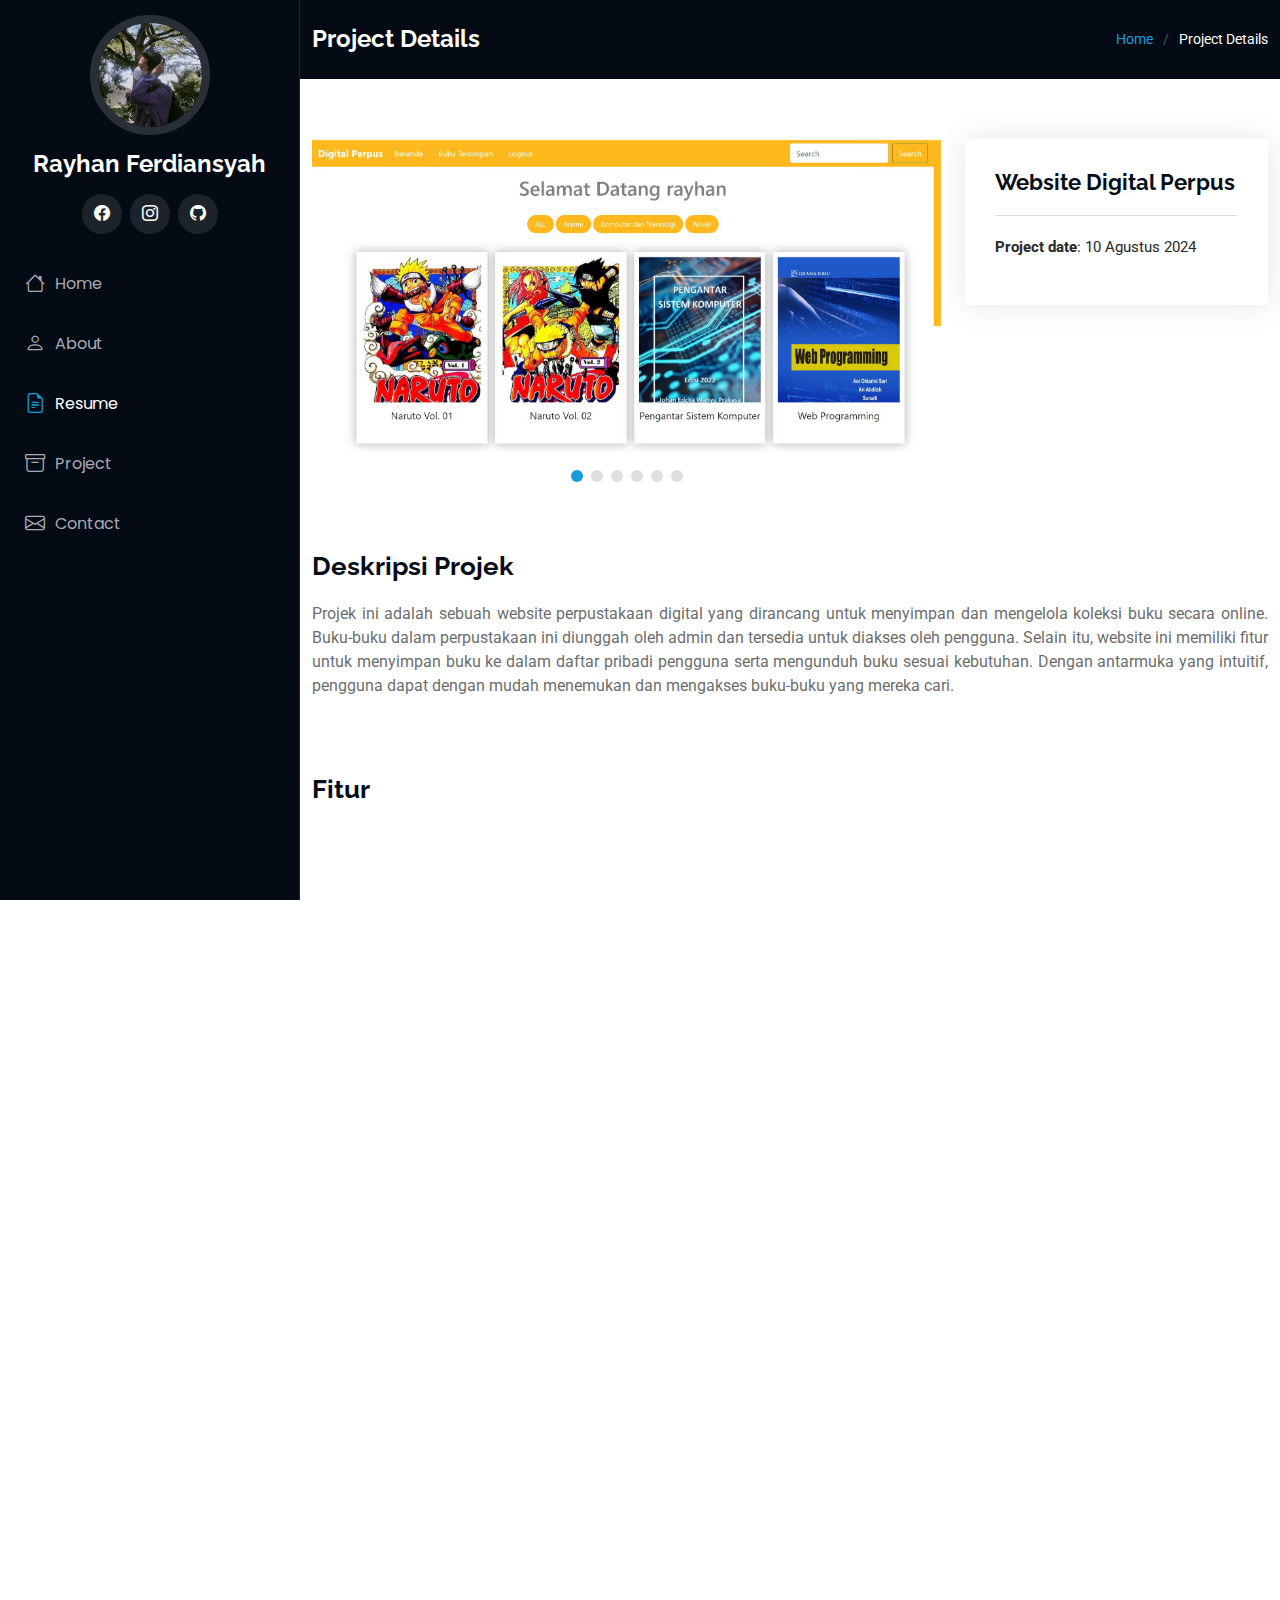
<file: portofolio/portfolio-perpus.html>
<!DOCTYPE html>
<html lang="en">

<head>
  <meta charset="utf-8">
  <meta content="width=device-width, initial-scale=1.0" name="viewport">
  <title>Project Details</title>
  <meta content="" name="description">
  <meta content="" name="keywords">

  <!-- Favicons -->
  <link href="../assets/img/person.png" rel="icon">
  <link href="../assets/img/person-apple.png" rel="apple-touch-icon">

  <!-- Fonts -->
  <link href="https://fonts.googleapis.com" rel="preconnect">
  <link href="https://fonts.gstatic.com" rel="preconnect" crossorigin>
  <link
    href="https://fonts.googleapis.com/css2?family=Roboto:ital,wght@0,100;0,300;0,400;0,500;0,700;0,900;1,100;1,300;1,400;1,500;1,700;1,900&family=Poppins:ital,wght@0,100;0,200;0,300;0,400;0,500;0,600;0,700;0,800;0,900;1,100;1,200;1,300;1,400;1,500;1,600;1,700;1,800;1,900&family=Raleway:ital,wght@0,100;0,200;0,300;0,400;0,500;0,600;0,700;0,800;0,900;1,100;1,200;1,300;1,400;1,500;1,600;1,700;1,800;1,900&display=swap"
    rel="stylesheet">

  <!-- Vendor CSS Files -->
  <link href="../assets/vendor/bootstrap/css/bootstrap.min.css" rel="stylesheet">
  <link href="../assets/vendor/bootstrap-icons/bootstrap-icons.css" rel="stylesheet">
  <link href="../assets/vendor/aos/aos.css" rel="stylesheet">
  <link href="../assets/vendor/glightbox/css/glightbox.min.css" rel="stylesheet">
  <link href="../assets/vendor/swiper/swiper-bundle.min.css" rel="stylesheet">

  <!-- Main CSS File -->
  <link href="../assets/css/main.css" rel="stylesheet">
</head>

<body class="portfolio-details-page">

  <header id="header" class="header dark-background d-flex flex-column">
    <i class="header-toggle d-xl-none bi bi-list"></i>

    <div class="profile-img">
      <img src="../assets/img/profile.jpg" alt="" class="img-fluid rounded-circle">
    </div>

    <a href="../index.html" class="logo d-flex align-items-center justify-content-center">
      <!-- Uncomment the line below if you also wish to use an image logo -->
      <!-- <img src="assets/img/logo.png" alt=""> -->
      <h1 class="sitename">Rayhan Ferdiansyah</h1>
    </a>

    <div class="social-links text-center">
      <a href="https://web.facebook.com/ray.zen.1610" class="facebook"><i class="bi bi-facebook"></i></a>
      <a href="https://www.instagram.com/rayzeenn_/" class="instagram"><i class="bi bi-instagram"></i></a>
      <a href="https://github.com/Rayzeenn" class="github"><i class="bi bi-github"></i></a>
    </div>

    <nav id="navmenu" class="navmenu">
      <ul>
        <li><a href="../index.html#hero"><i class="bi bi-house navicon"></i>Home</a></li>
        <li><a href="../index.html#about"><i class="bi bi-person navicon"></i> About</a></li>
        <li><a href="../index.html#resume"><i class="bi bi-file-earmark-text navicon"></i> Resume</a></li>
        <li><a href="../index.html#portfolio"><i class="bi bi-archive navicon"></i> Project</a></li>
        <li><a href="../index.html#contact"><i class="bi bi-envelope navicon"></i> Contact</a></li>
      </ul>
    </nav>

  </header>

  <main class="main">

    <!-- Page Title -->
    <div class="page-title dark-background">
      <div class="container d-lg-flex justify-content-between align-items-center">
        <h1 class="mb-2 mb-lg-0">Project Details</h1>
        <nav class="breadcrumbs">
          <ol>
            <li><a href="../index.html">Home</a></li>
            <li class="current">Project Details</li>
          </ol>
        </nav>
      </div>
    </div><!-- End Page Title -->

    <!-- Portfolio Details Section -->
    <section id="portfolio-details" class="portfolio-details section">

      <div class="container" data-aos="fade-up" data-aos-delay="100">

        <div class="row gy-4">

          <div class="col-lg-8">
            <div class="portfolio-details-slider swiper init-swiper">

              <script type="application/json" class="swiper-config">
                {
                  "loop": true,
                  "speed": 600,
                  "autoplay": {
                    "delay": 5000
                  },
                  "slidesPerView": "auto",
                  "pagination": {
                    "el": ".swiper-pagination",
                    "type": "bullets",
                    "clickable": true
                  }
                }
              </script>

              <div class="swiper-wrapper align-items-center">

                <div class="swiper-slide">
                  <img src="../assets/img/portfolio/perpus/perpus1.jpg" alt="">
                </div>

                <div class="swiper-slide">
                  <img src="../assets/img/portfolio/perpus/perpus2.jpg" alt="">
                </div>

                <div class="swiper-slide">
                  <img src="../assets/img/portfolio/perpus/perpus3.jpg" alt="">
                </div>

                <div class="swiper-slide">
                  <img src="../assets/img/portfolio/perpus/perpus4.jpg" alt="">
                </div>

                <div class="swiper-slide">
                  <img src="../assets/img/portfolio/perpus/perpus5.jpg" alt="">
                </div>
                <div class="swiper-slide">
                  <img src="../assets/img/portfolio/perpus/perpus6.jpg" alt="">
                </div>
              </div>
              <div class="swiper-pagination"></div>
            </div>
          </div>

          <div class="col-lg-4">
            <div class="portfolio-info" data-aos="fade-up" data-aos-delay="200">
              <h3>Website Digital Perpus</h3>
              <ul>
                <li><strong>Project date</strong>: 10 Agustus 2024</li>
                <!-- <li><strong>Project URL</strong>: <a href="#">www.example.com</a></li> -->
              </ul>
            </div>
          </div>
          <div class="portfolio-description" data-aos="fade-up" data-aos-delay="300">
            <h2>Deskripsi Projek</h2>
            <p>
              Projek ini adalah sebuah website perpustakaan digital yang dirancang untuk menyimpan dan mengelola
              koleksi buku secara online. Buku-buku dalam perpustakaan ini diunggah oleh admin dan tersedia untuk
              diakses oleh pengguna. Selain itu, website ini memiliki fitur untuk menyimpan buku ke dalam daftar pribadi
              pengguna serta mengunduh buku sesuai kebutuhan. Dengan antarmuka yang intuitif, pengguna dapat dengan
              mudah menemukan dan mengakses buku-buku yang mereka cari.
            </p>
            <section id="resume" class="resume section">
              <h2>Fitur</h2>
              <div class="container">

                <div class="row">

                  <div class="col-lg-6" data-aos="fade-up" data-aos-delay="100">
                    <h3 class="resume-title">Admin</h3>

                    <div class="resume-item">
                      <p>Mengelola data buku dan kategori buku</p>
                    </div>
                    <div class="resume-item">
                      <p>Mengekspor data data buku menjadi sebuah pdf
                        <p />
                    </div>
                    <div class="resume-item">
                      <p>Menambahkan admin baru
                        <p />
                    </div>
                  </div>

                  <div class="col-lg-6" data-aos="fade-up" data-aos-delay="200">
                    <h3 class="resume-title">User</h3>
                    <div class="resume-item">
                      <p>Menyimpan buku</p>
                    </div>
                    <div class="resume-item">
                      <p>Mendownload sebuah buku</p>
                    </div>
                    <div class="resume-item">
                      <p>Mencari buku berdasarkan kategori yang tersedia</p>
                    </div>
                  </div>

                </div>

              </div>

          </div>

    </section>

    <section id="services" class="services section">

      <!-- Section Title -->
      <div class="container section-title" data-aos="fade-up">
        <h2>Teknologi yang digunakan</h2>
      </div><!-- End Section Title -->

      <div class="container">

        <div class="row gy-4">
          <div class="col-lg-4 col-md-6 service-item d-flex" data-aos="fade-up" data-aos-delay="100">
            <div class="icon flex-shrink-0"><img src="../assets/icon/php.svg" alt="PHP Icon"
                style="width: 40px; height: 40px;"></div>
            <div>
              <h4 class="title"><a class="stretched-link">PHP</a></h4>
              <p class="description">Sebagai bahasa pemrograman sisi server yang digunakan untuk mengelola sesi
                pengguna, menghubungkan ke database, dan menjalankan logika server-side seperti mengambil data dari
                database dan menampilkan hasil pencarian.</p>
            </div>
          </div>
          <div class="col-lg-4 col-md-6 service-item d-flex" data-aos="fade-up" data-aos-delay="100">
            <div class="icon flex-shrink-0"><i class="bi bi-bootstrap"></i></div>
            <div>
              <h4 class="title"><a class="stretched-link">Bootstrap 5</a></h4>
              <p class="description">Digunakan untuk mendesain halaman web yang responsif, termasuk komponen seperti
                navbar, modal, dan tombol.</p>
            </div>
          </div>
          <!-- End Service Item -->

          <div class="col-lg-4 col-md-6 service-item d-flex" data-aos="fade-up" data-aos-delay="100">
            <div class="icon flex-shrink-0"><img src="../assets/icon/mysql.svg" alt="MySQL Icon"
                style="width: 40px; height: 40px;"></div>
            <div>
              <h4 class="title"><a class="stretched-link">MySQL</a></h4>
              <p class="description">Digunakan untuk menghubungkan dan berinteraksi dengan database. Pada kode ini,
                MySQL digunakan untuk melakukan query pada tabel kategori dan buku, serta untuk mengelola data buku
                berdasarkan pencarian atau kategori.</p>
            </div>
          </div>
          <!-- End Service Item -->

          <div class="col-lg-4 col-md-6 service-item d-flex" data-aos="fade-up" data-aos-delay="100">
            <div class="icon flex-shrink-0"><img src="../assets/icon/javascript.svg" alt="JavaScript Icon"
                style="width: 40px; height: 40px; border-radius: 50%;"></div>
            <div>
              <h4 class="title"><a class="stretched-link">JavaScript</a></h4>
              <p class="description">Digunakan untuk interaktivitas di sisi klien, termasuk menginisialisasi modals dan
                menampilkan alert menggunakan SweetAlert.</p>
            </div>
          </div>
          <!-- End Service Item -->

          <div class="col-lg-4 col-md-6 service-item d-flex" data-aos="fade-up" data-aos-delay="100">
            <div class="icon flex-shrink-0"><img src="../assets/icon/css3.svg" alt="JavaScript Icon"
                style="width: 35px; height: 35px;"></div>
            <div>
              <h4 class="title"><a class="stretched-link">CSS</a></h4>
              <p class="description">Digunakan untuk styling seperti navbar, tombol, dan modal.</p>
            </div>
          </div>
          <!-- End Service Item -->

        </div>

      </div>

    </section><!-- /Services Section -->
    </div>

    </div>

    </div>

    </section>

  </main>

  <!-- Scroll Top -->
  <a href="#" id="scroll-top" class="scroll-top d-flex align-items-center justify-content-center"><i
      class="bi bi-arrow-up-short"></i></a>

  <!-- Preloader -->
  <div id="preloader"></div>

  <!-- Vendor JS Files -->
  <script src="../assets/vendor/bootstrap/js/bootstrap.bundle.min.js"></script>
  <script src="../assets/vendor/php-email-form/validate.js"></script>
  <script src="../assets/vendor/aos/aos.js"></script>
  <script src="../assets/vendor/typed.js/typed.umd.js"></script>
  <script src="../assets/vendor/purecounter/purecounter_vanilla.js"></script>
  <script src="../assets/vendor/waypoints/noframework.waypoints.js"></script>
  <script src="../assets/vendor/glightbox/js/glightbox.min.js"></script>
  <script src="../assets/vendor/imagesloaded/imagesloaded.pkgd.min.js"></script>
  <script src="../assets/vendor/isotope-layout/isotope.pkgd.min.js"></script>
  <script src="../assets/vendor/swiper/swiper-bundle.min.js"></script>

  <!-- Main JS File -->
  <script src="../assets/js/main.js"></script>

</body>

</html>
</file>
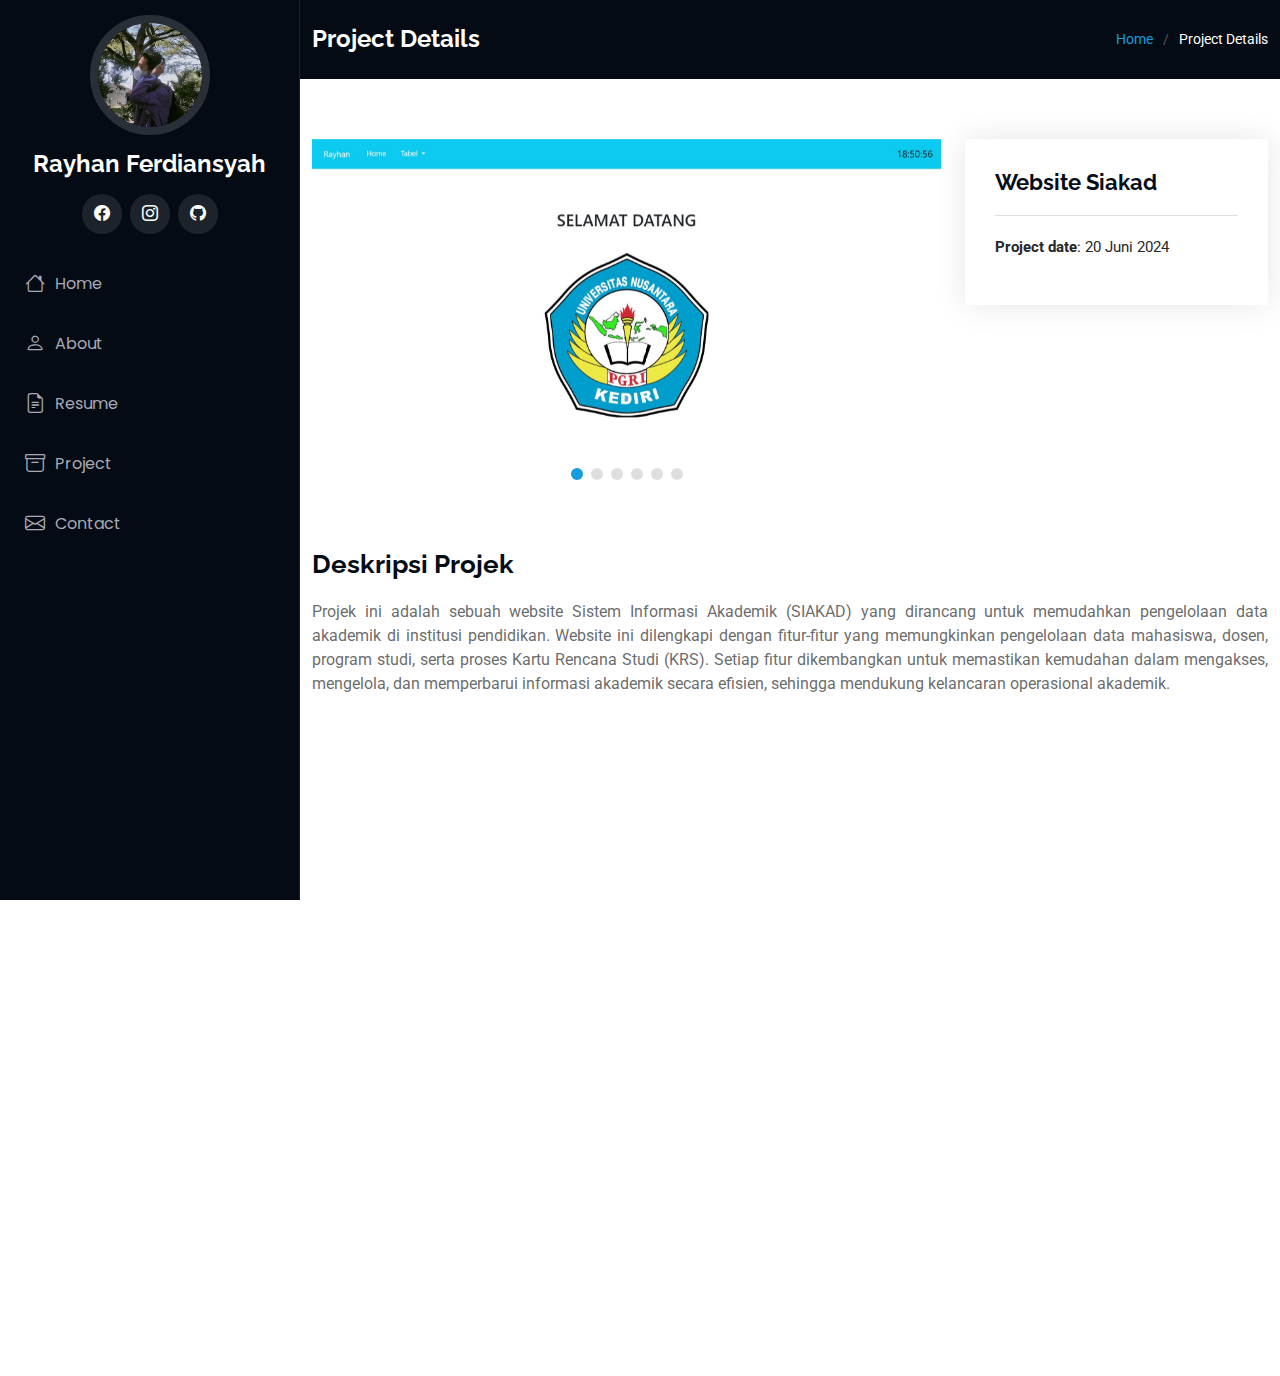
<file: portofolio/portfolio-siakad.html>
<!DOCTYPE html>
<html lang="en">

<head>
  <meta charset="utf-8">
  <meta content="width=device-width, initial-scale=1.0" name="viewport">
  <title>Project Details</title>
  <meta content="" name="description">
  <meta content="" name="keywords">

  <!-- Favicons -->
  <link href="../assets/img/person.png" rel="icon">
  <link href="../assets/img/person-apple.png" rel="apple-touch-icon">

  <!-- Fonts -->
  <link href="https://fonts.googleapis.com" rel="preconnect">
  <link href="https://fonts.gstatic.com" rel="preconnect" crossorigin>
  <link
    href="https://fonts.googleapis.com/css2?family=Roboto:ital,wght@0,100;0,300;0,400;0,500;0,700;0,900;1,100;1,300;1,400;1,500;1,700;1,900&family=Poppins:ital,wght@0,100;0,200;0,300;0,400;0,500;0,600;0,700;0,800;0,900;1,100;1,200;1,300;1,400;1,500;1,600;1,700;1,800;1,900&family=Raleway:ital,wght@0,100;0,200;0,300;0,400;0,500;0,600;0,700;0,800;0,900;1,100;1,200;1,300;1,400;1,500;1,600;1,700;1,800;1,900&display=swap"
    rel="stylesheet">

  <!-- Vendor CSS Files -->
  <link href="../assets/vendor/bootstrap/css/bootstrap.min.css" rel="stylesheet">
  <link href="../assets/vendor/bootstrap-icons/bootstrap-icons.css" rel="stylesheet">
  <link href="../assets/vendor/aos/aos.css" rel="stylesheet">
  <link href="../assets/vendor/glightbox/css/glightbox.min.css" rel="stylesheet">
  <link href="../assets/vendor/swiper/swiper-bundle.min.css" rel="stylesheet">

  <!-- Main CSS File -->
  <link href="../assets/css/main.css" rel="stylesheet">
</head>

<body class="portfolio-details-page">

  <header id="header" class="header dark-background d-flex flex-column">
    <i class="header-toggle d-xl-none bi bi-list"></i>

    <div class="profile-img">
      <img src="../assets/img/profile.jpg" alt="" class="img-fluid rounded-circle">
    </div>

    <a href="../index.html" class="logo d-flex align-items-center justify-content-center">
      <!-- Uncomment the line below if you also wish to use an image logo -->
      <!-- <img src="assets/img/logo.png" alt=""> -->
      <h1 class="sitename">Rayhan Ferdiansyah</h1>
    </a>

    <div class="social-links text-center">
      <a href="https://web.facebook.com/ray.zen.1610" class="facebook"><i class="bi bi-facebook"></i></a>
      <a href="https://www.instagram.com/rayzeenn_/" class="instagram"><i class="bi bi-instagram"></i></a>
      <a href="https://github.com/Rayzeenn" class="github"><i class="bi bi-github"></i></a>
    </div>

    <nav id="navmenu" class="navmenu">
      <ul>
        <li><a href="../index.html#hero"><i class="bi bi-house navicon"></i>Home</a></li>
        <li><a href="../index.html#about"><i class="bi bi-person navicon"></i> About</a></li>
        <li><a href="../index.html#resume"><i class="bi bi-file-earmark-text navicon"></i> Resume</a></li>
        <li><a href="../index.html#portfolio"><i class="bi bi-archive navicon"></i> Project</a></li>
        <li><a href="../index.html#contact"><i class="bi bi-envelope navicon"></i> Contact</a></li>
      </ul>
    </nav>

  </header>

  <main class="main">

    <!-- Page Title -->
    <div class="page-title dark-background">
      <div class="container d-lg-flex justify-content-between align-items-center">
        <h1 class="mb-2 mb-lg-0">Project Details</h1>
        <nav class="breadcrumbs">
          <ol>
            <li><a href="../index.html">Home</a></li>
            <li class="current">Project Details</li>
          </ol>
        </nav>
      </div>
    </div><!-- End Page Title -->

    <!-- Portfolio Details Section -->
    <section id="portfolio-details" class="portfolio-details section">

      <div class="container" data-aos="fade-up" data-aos-delay="100">

        <div class="row gy-4">

          <div class="col-lg-8">
            <div class="portfolio-details-slider swiper init-swiper">

              <script type="application/json" class="swiper-config">
                {
                  "loop": true,
                  "speed": 600,
                  "autoplay": {
                    "delay": 5000
                  },
                  "slidesPerView": "auto",
                  "pagination": {
                    "el": ".swiper-pagination",
                    "type": "bullets",
                    "clickable": true
                  }
                }
              </script>

              <div class="swiper-wrapper align-items-center">

                <div class="swiper-slide">
                  <img src="../assets/img/portfolio/siakad/siakad1.jpg" alt="">
                </div>

                <div class="swiper-slide">
                  <img src="../assets/img/portfolio/siakad/siakad2.jpg" alt="">
                </div>

                <div class="swiper-slide">
                  <img src="../assets/img/portfolio/siakad/siakad3.jpg" alt="">
                </div>

                <div class="swiper-slide">
                  <img src="../assets/img/portfolio/siakad/siakad4.jpg" alt="">
                </div>

                <div class="swiper-slide">
                  <img src="../assets/img/portfolio/siakad/siakad5.jpg" alt="">
                </div>

                <div class="swiper-slide">
                  <img src="../assets/img/portfolio/siakad/siakad6.jpg" alt="">
                </div>

              </div>
              <div class="swiper-pagination"></div>
            </div>
          </div>

          <div class="col-lg-4">
            <div class="portfolio-info" data-aos="fade-up" data-aos-delay="200">
              <h3>Website Siakad</h3>
              <ul>
                <li><strong>Project date</strong>: 20 Juni 2024</li>
                <!-- <li><strong>Project URL</strong>: <a href="#">www.example.com</a></li> -->
              </ul>
            </div>
          </div>
          <div class="portfolio-description" data-aos="fade-up" data-aos-delay="300">
            <h2>Deskripsi Projek</h2>
            <p>
              Projek ini adalah sebuah website Sistem Informasi Akademik (SIAKAD) yang dirancang untuk memudahkan
              pengelolaan data akademik di institusi pendidikan. Website ini dilengkapi dengan fitur-fitur yang
              memungkinkan pengelolaan data mahasiswa, dosen, program studi, serta proses Kartu Rencana Studi (KRS).
              Setiap fitur dikembangkan untuk memastikan kemudahan dalam mengakses, mengelola, dan memperbarui informasi
              akademik secara efisien, sehingga mendukung kelancaran operasional akademik.
            </p>
          </div>

        </div>

      </div>

    </section><!-- /Portfolio Details Section -->

    <section id="services" class="services section">

      <!-- Section Title -->
      <div class="container section-title" data-aos="fade-up">
        <h2>Teknologi yang digunakan</h2>
      </div><!-- End Section Title -->

      <div class="container">

        <div class="row gy-4">
          <div class="col-lg-4 col-md-6 service-item d-flex" data-aos="fade-up" data-aos-delay="100">
            <div class="icon flex-shrink-0"><i class="bi bi-bootstrap"></i></div>
            <div>
              <h4 class="title"><a class="stretched-link">Bootstrap 5</a></h4>
              <p class="description">Digunakan untuk mendesain antarmuka pengguna yang responsif dan modern.</p>
            </div>
          </div>
          <!-- End Service Item -->

          <div class="col-lg-4 col-md-6 service-item d-flex" data-aos="fade-up" data-aos-delay="100">
            <div class="icon flex-shrink-0"><img src="../assets/icon/php.svg" alt="PHP Icon"
                style="width: 40px; height: 40px;"></div>
            <div>
              <h4 class="title"><a class="stretched-link">PHP</a></h4>
              <p class="description">Digunakan untuk mengelola logika aplikasi, termasuk mengakses database dan
                memproses data yang dikirim melalui form HTML.</p>
            </div>
          </div>
          <!-- End Service Item -->

          <div class="col-lg-4 col-md-6 service-item d-flex" data-aos="fade-up" data-aos-delay="100">
            <div class="icon flex-shrink-0"><img src="../assets/icon/mysql.svg" alt="MySQL Icon"
                style="width: 40px; height: 40px;"></div>
            <div>
              <h4 class="title"><a class="stretched-link">MySQL</a></h4>
              <p class="description">Digunakan untuk menyimpan dan mengambil data. Pada program ini, MySQL diakses
                melalui koneksi mysqli dalam PHP untuk menjalankan query database.</p>
            </div>
          </div>
          <!-- End Service Item -->

          <div class="col-lg-4 col-md-6 service-item d-flex" data-aos="fade-up" data-aos-delay="100">
            <div class="icon flex-shrink-0"><img src="../assets/icon/javascript.svg" alt="JavaScript Icon"
                style="width: 40px; height: 40px; border-radius: 50%;"></div>
            <div>
              <h4 class="title"><a class="stretched-link">JavaScript</a></h4>
              <p class="description">Digunakan untuk interaksi sisi klien, seperti penanganan modal dan integrasi tabel
                data dengan Simple DataTables.</p>
            </div>
          </div>
          <!-- End Service Item -->

        </div>

      </div>

    </section><!-- /Services Section -->
  </main>

  <!-- Scroll Top -->
  <a href="#" id="scroll-top" class="scroll-top d-flex align-items-center justify-content-center"><i
      class="bi bi-arrow-up-short"></i></a>

  <!-- Preloader -->
  <div id="preloader"></div>

  <!-- Vendor JS Files -->
  <script src="../assets/vendor/bootstrap/js/bootstrap.bundle.min.js"></script>
  <script src="../assets/vendor/php-email-form/validate.js"></script>
  <script src="../assets/vendor/aos/aos.js"></script>
  <script src="../assets/vendor/typed.js/typed.umd.js"></script>
  <script src="../assets/vendor/purecounter/purecounter_vanilla.js"></script>
  <script src="../assets/vendor/waypoints/noframework.waypoints.js"></script>
  <script src="../assets/vendor/glightbox/js/glightbox.min.js"></script>
  <script src="../assets/vendor/imagesloaded/imagesloaded.pkgd.min.js"></script>
  <script src="../assets/vendor/isotope-layout/isotope.pkgd.min.js"></script>
  <script src="../assets/vendor/swiper/swiper-bundle.min.js"></script>

  <!-- Main JS File -->
  <script src="../assets/js/main.js"></script>

</body>

</html>
</file>
<file: assets/css/main.css>
/* Fonts */
:root {
  --default-font: "Roboto",  system-ui, -apple-system, "Segoe UI", Roboto, "Helvetica Neue", Arial, "Noto Sans", "Liberation Sans", sans-serif, "Apple Color Emoji", "Segoe UI Emoji", "Segoe UI Symbol", "Noto Color Emoji";
  --heading-font: "Raleway",  sans-serif;
  --nav-font: "Poppins",  sans-serif;
}

/* Global Colors - The following color variables are used throughout the website. Updating them here will change the color scheme of the entire website */
:root { 
  --background-color: #ffffff; /* Background color for the entire website, including individual sections */
  --default-color: #272829; /* Default color used for the majority of the text content across the entire website */
  --heading-color: #050d18; /* Color for headings, subheadings and title throughout the website */
  --accent-color: #149ddd; /* Accent color that represents your brand on the website. It's used for buttons, links, and other elements that need to stand out */
  --surface-color: #ffffff; /* The surface color is used as a background of boxed elements within sections, such as cards, icon boxes, or other elements that require a visual separation from the global background. */
  --contrast-color: #ffffff; /* Contrast color for text, ensuring readability against backgrounds of accent, heading, or default colors. */
}

/* Nav Menu Colors - The following color variables are used specifically for the navigation menu. They are separate from the global colors to allow for more customization options */
:root {
  --nav-color: #a8a9b4;  /* The default color of the main navmenu links */
  --nav-hover-color: #ffffff; /* Applied to main navmenu links when they are hovered over or active */
  --nav-mobile-background-color: #040b14; /* Used as the background color for mobile navigation menu */
  --nav-dropdown-background-color: #040b14; /* Used as the background color for dropdown items that appear when hovering over primary navigation items */
  --nav-dropdown-color: #a8a9b4; /* Used for navigation links of the dropdown items in the navigation menu. */
  --nav-dropdown-hover-color: #ffffff; /* Similar to --nav-hover-color, this color is applied to dropdown navigation links when they are hovered over. */
}

::-webkit-scrollbar {
  display: none;
}

/* Color Presets - These classes override global colors when applied to any section or element, providing reuse of the sam color scheme. */

.light-background {
  --background-color: #f4fafd;
  --surface-color: #ffffff;
}

.dark-background {
  --background-color: #040b14;
  --default-color: #ffffff;
  --heading-color: #ffffff;
  --surface-color: #151f2b;
  --contrast-color: #ffffff;
}

/* Smooth scroll */
:root {
  scroll-behavior: smooth;
}

/*--------------------------------------------------------------
# General Styling & Shared Classes
--------------------------------------------------------------*/
body {
  color: var(--default-color);
  background-color: var(--background-color);
  font-family: var(--default-font);
}

a {
  color: var(--accent-color);
  text-decoration: none;
  transition: 0.3s;
}

a:hover {
  color: color-mix(in srgb, var(--accent-color), transparent 25%);
  text-decoration: none;
}

h1,
h2,
h3,
h4,
h5,
h6 {
  color: var(--heading-color);
  font-family: var(--heading-font);
}

/* PHP Email Form Messages
------------------------------*/
.php-email-form .error-message {
  display: none;
  background: #df1529;
  color: #ffffff;
  text-align: left;
  padding: 15px;
  margin-bottom: 24px;
  font-weight: 600;
}

.php-email-form .sent-message {
  display: none;
  color: #ffffff;
  background: #059652;
  text-align: center;
  padding: 15px;
  margin-bottom: 24px;
  font-weight: 600;
}

.php-email-form .loading {
  display: none;
  background: var(--surface-color);
  text-align: center;
  padding: 15px;
  margin-bottom: 24px;
}

.php-email-form .loading:before {
  content: "";
  display: inline-block;
  border-radius: 50%;
  width: 24px;
  height: 24px;
  margin: 0 10px -6px 0;
  border: 3px solid var(--accent-color);
  border-top-color: var(--surface-color);
  animation: php-email-form-loading 1s linear infinite;
}

@keyframes php-email-form-loading {
  0% {
    transform: rotate(0deg);
  }

  100% {
    transform: rotate(360deg);
  }
}

/*--------------------------------------------------------------
# Global Header
--------------------------------------------------------------*/
.header {
  color: var(--default-color);
  background-color: var(--background-color);
  position: fixed;
  top: 0;
  left: 0;
  bottom: 0;
  padding: 0 15px;
  width: 300px;
  transition: all ease-in-out 0.3s;
  overflow-y: auto;
  z-index: 997;
  border-right: 1px solid color-mix(in srgb, var(--default-color), transparent 90%);
}

.header .profile-img img {
  margin: 15px auto;
  display: block;
  width: 120px;
  border: 8px solid color-mix(in srgb, var(--default-color), transparent 85%);
}

.header .logo {
  line-height: 1;
  margin-bottom: 15px;
}

.header .logo img {
  max-height: 32px;
  margin-right: 8px;
}

.header .logo h1 {
  font-size: 24px;
  margin: 0;
  font-weight: 700;
  color: var(--heading-color);
}

.header .social-links {
  margin: 0 0 20px 0;
}

.header .social-links a {
  font-size: 16px;
  display: inline-flex;
  align-items: center;
  justify-content: center;
  background: color-mix(in srgb, var(--default-color), transparent 90%);
  color: var(--default-color);
  margin: 0 2px;
  border-radius: 50%;
  text-align: center;
  width: 40px;
  height: 40px;
  transition: 0.3s;
}

.header .social-links a:hover {
  color: var(--contrast-color);
  background: var(--accent-color);
}

@media (min-width: 1200px) {

  .header~main,
  .header~#footer {
    margin-left: 300px;
  }
}

@media (max-width: 1199px) {
  .header {
    left: -100%;
  }
}

.header.header-show {
  left: 0;
}

.header .header-toggle {
  color: var(--contrast-color);
  background-color: var(--accent-color);
  font-size: 22px;
  display: flex;
  align-items: center;
  justify-content: center;
  width: 40px;
  height: 40px;
  border-radius: 50%;
  cursor: pointer;
  position: fixed;
  top: 15px;
  right: 15px;
  z-index: 9999;
  transition: background-color 0.3s;
}

.header .header-toggle:hover {
  color: var(--contrast-color);
  background-color: color-mix(in srgb, var(--accent-color) 90%, white 15%);
}

/*--------------------------------------------------------------
# Navigation Menu
--------------------------------------------------------------*/
.mobile-nav-toggle {
  display: none;
}

.navmenu {
  padding: 0;
  z-index: 9997;
}

.navmenu ul {
  list-style: none;
  padding: 0 0 20px 0;
  margin: 0;
}

.navmenu a,
.navmenu a:focus {
  color: var(--nav-color);
  padding: 15px 10px;
  font-family: var(--nav-font);
  font-size: 16px;
  font-weight: 400;
  display: flex;
  align-items: center;
  white-space: nowrap;
  transition: 0.3s;
  width: 100%;
}

.navmenu a .navicon,
.navmenu a:focus .navicon {
  font-size: 20px;
  margin-right: 10px;
}

.navmenu a .toggle-dropdown,
.navmenu a:focus .toggle-dropdown {
  font-size: 12px;
  line-height: 0;
  margin-left: auto;
  width: 30px;
  height: 30px;
  display: flex;
  align-items: center;
  justify-content: center;
  border-radius: 50%;
  transition: 0.3s;
  flex-shrink: 0;
  background-color: color-mix(in srgb, var(--accent-color), transparent 90%);
}

.navmenu a .toggle-dropdown:hover,
.navmenu a:focus .toggle-dropdown:hover {
  background-color: var(--accent-color);
  color: var(--contrast-color);
}

.navmenu a:hover,
.navmenu .active,
.navmenu .active:focus {
  color: var(--nav-hover-color);
}

.navmenu a:hover .navicon,
.navmenu .active .navicon,
.navmenu .active:focus .navicon {
  color: var(--accent-color);
}

.navmenu .active .toggle-dropdown,
.navmenu .active:focus .toggle-dropdown {
  background-color: var(--accent-color);
  color: var(--contrast-color);
  transform: rotate(180deg);
}

.navmenu .dropdown {
  display: block;
}

.navmenu .dropdown a,
.navmenu .dropdown a:focus {
  color: --nav-dropdown-color;
}

.navmenu .dropdown a:hover,
.navmenu .dropdown .active,
.navmenu .dropdown .active:focus {
  color: var(--nav-dropdown-hover-color);
}

.navmenu .dropdown ul {
  position: static;
  display: none;
  z-index: 99;
  padding: 5px 10px;
  margin: 5px 10px;
  background-color: var(--nav-dropdown-background-color);
  border: 1px solid color-mix(in srgb, var(--default-color), transparent 90%);
  box-shadow: none;
  transition: all 0.5s ease-in-out;
}

.navmenu .dropdown ul ul {
  background-color: rgba(33, 37, 41, 0.1);
}

.navmenu .dropdown>.dropdown-active {
  display: block;
  background-color: rgba(33, 37, 41, 0.03);
}

/*--------------------------------------------------------------
# Global Footer
--------------------------------------------------------------*/
.footer {
  color: var(--default-color);
  background-color: var(--background-color);
  font-size: 14px;
  padding: 40px 0;
  position: relative;
  border-top: 1px solid color-mix(in srgb, var(--default-color), transparent 90%);
}

.footer .copyright p {
  margin-bottom: 0;
}

.footer .credits {
  margin-top: 4px;
  font-size: 13px;
  text-align: center;
}

/*--------------------------------------------------------------
# Preloader
--------------------------------------------------------------*/
#preloader {
  position: fixed;
  inset: 0;
  z-index: 999999;
  overflow: hidden;
  background: var(--background-color);
  transition: all 0.6s ease-out;
}

#preloader:before {
  content: "";
  position: fixed;
  top: calc(50% - 30px);
  left: calc(50% - 30px);
  border: 6px solid #ffffff;
  border-color: var(--accent-color) transparent var(--accent-color) transparent;
  border-radius: 50%;
  width: 60px;
  height: 60px;
  animation: animate-preloader 1.5s linear infinite;
}

@keyframes animate-preloader {
  0% {
    transform: rotate(0deg);
  }

  100% {
    transform: rotate(360deg);
  }
}

/*--------------------------------------------------------------
# Scroll Top Button
--------------------------------------------------------------*/
.scroll-top {
  position: fixed;
  visibility: hidden;
  opacity: 0;
  right: 15px;
  bottom: -15px;
  z-index: 99999;
  background-color: var(--accent-color);
  width: 44px;
  height: 44px;
  border-radius: 50px;
  transition: all 0.4s;
}

.scroll-top i {
  font-size: 24px;
  color: var(--contrast-color);
  line-height: 0;
}

.scroll-top:hover {
  background-color: color-mix(in srgb, var(--accent-color), transparent 20%);
  color: var(--contrast-color);
}

.scroll-top.active {
  visibility: visible;
  opacity: 1;
  bottom: 15px;
}

/*--------------------------------------------------------------
# Disable aos animation delay on mobile devices
--------------------------------------------------------------*/
@media screen and (max-width: 768px) {
  [data-aos-delay] {
    transition-delay: 0 !important;
  }
}

/*--------------------------------------------------------------
# Global Page Titles & Breadcrumbs
--------------------------------------------------------------*/
.page-title {
  color: var(--default-color);
  background-color: var(--background-color);
  padding: 25px 0;
  position: relative;
}

.page-title h1 {
  font-size: 24px;
  font-weight: 700;
}

.page-title .breadcrumbs ol {
  display: flex;
  flex-wrap: wrap;
  list-style: none;
  padding: 0;
  margin: 0;
  font-size: 14px;
  font-weight: 400;
}

.page-title .breadcrumbs ol li+li {
  padding-left: 10px;
}

.page-title .breadcrumbs ol li+li::before {
  content: "/";
  display: inline-block;
  padding-right: 10px;
  color: color-mix(in srgb, var(--default-color), transparent 70%);
}

/*--------------------------------------------------------------
# Global Sections
--------------------------------------------------------------*/
section,
.section {
  color: var(--default-color);
  background-color: var(--background-color);
  padding: 60px 0;
  overflow: clip;
}

/*--------------------------------------------------------------
# Global Section Titles
--------------------------------------------------------------*/
.section-title {
  padding-bottom: 60px;
  position: relative;
}

.section-title h2 {
  font-size: 32px;
  font-weight: 700;
  margin-bottom: 20px;
  padding-bottom: 20px;
  position: relative;
}

.section-title h2:after {
  content: "";
  position: absolute;
  display: block;
  width: 50px;
  height: 3px;
  background: var(--accent-color);
  left: 0;
  bottom: 0;
}

.section-title p {
  margin-bottom: 0;
  text-align: justify;
}

/*--------------------------------------------------------------
# Hero Section
--------------------------------------------------------------*/
.hero {
  width: 100%;
  min-height: 100vh;
  position: relative;
  padding: 80px 0;
  display: flex;
  align-items: center;
  justify-content: center;
}

.hero img {
  position: absolute;
  inset: 0;
  display: block;
  width: 100%;
  height: 100%;
  object-fit: cover;
  z-index: 1;
}

.hero:before {
  content: "";
  background: color-mix(in srgb, var(--background-color), transparent 70%);
  position: absolute;
  inset: 0;
  z-index: 2;
}

.hero .container {
  position: relative;
  z-index: 3;
}

.hero h2 {
  margin: 0;
  font-size: 64px;
  font-weight: 700;
}

.hero p {
  margin: 5px 0 0 0;
  font-size: 26px;
}

.hero p span {
  letter-spacing: 1px;
  border-bottom: 2px solid var(--accent-color);
}

.hero .social-links {
  margin-top: 25px;
}

.hero .social-links a {
  font-size: 24px;
  display: inline-block;
  color: color-mix(in srgb, var(--default-color), transparent 50%);
  line-height: 1;
  margin-right: 20px;
  transition: 0.3s;
}

.hero .social-links a:hover {
  color: var(--accent-color);
}

@media (max-width: 768px) {
  .hero h2 {
    font-size: 32px;
  }

  .hero p {
    font-size: 20px;
  }
}

/*--------------------------------------------------------------
# About Section
--------------------------------------------------------------*/
.about .content h2 {
  font-weight: 700;
  font-size: 24px;
}

.about .content ul {
  list-style: none;
  padding: 0;
}

.about .content ul li {
  margin-bottom: 20px;
  display: flex;
  align-items: center;
}

.about .content ul strong {
  margin-right: 10px;
}

.about .content ul i {
  font-size: 16px;
  margin-right: 5px;
  color: var(--accent-color);
  line-height: 0;
}
.about .content p{
  text-align: justify;
}

/*--------------------------------------------------------------
# Stats Section
--------------------------------------------------------------*/
.stats .stats-item {
  padding: 30px;
  width: 100%;
}

.stats .stats-item i {
  color: var(--accent-color);
  display: block;
  font-size: 44px;
  float: left;
  line-height: 0;
}

.stats .stats-item .purecounter {
  color: var(--heading-color);
  font-size: 48px;
  line-height: 40px;
  display: block;
  font-weight: 700;
  margin-left: 60px;
}

.stats .stats-item p {
  color: color-mix(in srgb, var(--default-color), transparent 40%);
  padding: 15px 0 0 0;
  margin: 0 0 0 60px;
  font-family: var(--heading-font);
  font-size: 14px;
}

/*--------------------------------------------------------------
# Skills Section
--------------------------------------------------------------*/
.skills .progress {
  height: 60px;
  display: block;
  background: none;
  border-radius: 0;
}

.skills .progress .skill {
  color: var(--heading-color);
  padding: 0;
  margin: 0 0 6px 0;
  text-transform: uppercase;
  display: block;
  font-weight: 600;
  font-family: var(--heading-font);
}

.skills .progress .skill .val {
  float: right;
  font-style: normal;
}

.skills .progress-bar-wrap {
  background: color-mix(in srgb, var(--default-color), transparent 90%);
  height: 10px;
}

.skills .progress-bar {
  width: 1px;
  height: 10px;
  transition: 0.9s;
  background-color: var(--accent-color);
}

/*--------------------------------------------------------------
# Resume Section
--------------------------------------------------------------*/
.resume .resume-title {
  color: var(--heading-color);
  font-size: 26px;
  font-weight: 700;
  margin-top: 20px;
  margin-bottom: 20px;
}

.resume .resume-item {
  padding: 0 0 20px 20px;
  margin-top: -2px;
  border-left: 2px solid var(--accent-color);
  position: relative;
}

.resume .resume-item h4 {
  line-height: 18px;
  font-size: 18px;
  font-weight: 600;
  text-transform: uppercase;
  color: color-mix(in srgb, var(--default-color), transparent 20%);
  margin-bottom: 10px;
}

.resume .resume-item h5 {
  font-size: 16px;
  padding: 5px 15px;
  display: inline-block;
  font-weight: 600;
  margin-bottom: 10px;
}

.resume .resume-item ul {
  padding-left: 20px;
}

.resume .resume-item ul li {
  padding-bottom: 10px;
}

.resume .resume-item:last-child {
  padding-bottom: 0;
}

.resume .resume-item::before {
  content: "";
  position: absolute;
  width: 16px;
  height: 16px;
  border-radius: 50px;
  left: -9px;
  top: 0;
  background: var(--background-color);
  border: 2px solid var(--accent-color);
}

/*--------------------------------------------------------------
# Portfolio Section
--------------------------------------------------------------*/
.portfolio .portfolio-filters {
  padding: 0;
  margin: 0 auto 20px auto;
  list-style: none;
  text-align: center;
}

.portfolio .portfolio-filters li {
  cursor: pointer;
  display: inline-block;
  padding: 0;
  font-size: 14px;
  font-weight: 400;
  margin: 0 10px;
  line-height: 1;
  text-transform: uppercase;
  margin-bottom: 10px;
  transition: all 0.3s ease-in-out;
}

.portfolio .portfolio-filters li:hover,
.portfolio .portfolio-filters li.filter-active {
  color: var(--accent-color);
}

.portfolio .portfolio-filters li:first-child {
  margin-left: 0;
}

.portfolio .portfolio-filters li:last-child {
  margin-right: 0;
}

@media (max-width: 575px) {
  .portfolio .portfolio-filters li {
    font-size: 14px;
    margin: 0 5px;
  }
}

.portfolio .portfolio-content {
  position: relative;
  overflow: hidden;
}

.portfolio .portfolio-content img {
  transition: 0.3s;
}

.portfolio .portfolio-content .portfolio-info {
  opacity: 0;
  position: absolute;
  inset: 0;
  z-index: 3;
  transition: all ease-in-out 0.3s;
  background: rgba(0, 0, 0, 0.6);
  padding: 15px;
}

.portfolio .portfolio-content .portfolio-info h4 {
  font-size: 14px;
  padding: 5px 10px;
  font-weight: 400;
  color: #ffffff;
  display: inline-block;
  background-color: var(--accent-color);
}

.portfolio .portfolio-content .portfolio-info p {
  position: absolute;
  bottom: 10px;
  text-align: center;
  display: inline-block;
  left: 0;
  right: 0;
  font-size: 16px;
  font-weight: 600;
  color: rgba(255, 255, 255, 0.8);
}

.portfolio .portfolio-content .portfolio-info .preview-link,
.portfolio .portfolio-content .portfolio-info .details-link {
  position: absolute;
  left: calc(50% - 40px);
  font-size: 26px;
  top: calc(50% - 14px);
  color: #fff;
  transition: 0.3s;
  line-height: 1.2;
}

.portfolio .portfolio-content .portfolio-info .preview-link:hover,
.portfolio .portfolio-content .portfolio-info .details-link:hover {
  color: var(--accent-color);
}

.portfolio .portfolio-content .portfolio-info .details-link {
  left: 50%;
  font-size: 34px;
  line-height: 0;
}

.portfolio .portfolio-content:hover .portfolio-info {
  opacity: 1;
}

.portfolio .portfolio-content:hover img {
  transform: scale(1.1);
}

/*--------------------------------------------------------------
# Services Section
--------------------------------------------------------------*/
.services .service-item {
  position: relative;
}

.services .service-item .icon {
  background: var(--accent-color);
  display: flex;
  align-items: center;
  justify-content: center;
  width: 54px;
  height: 54px;
  border-radius: 50%;
  transition: 0.5s;
  border: 1px solid var(--accent-color);
  margin-right: 20px;
}

.services .service-item .icon i {
  color: var(--contrast-color);
  font-size: 24px;
  line-height: 0;
}

.services .service-item:hover .icon {
  background: var(--surface-color);
}

.services .service-item:hover .icon i {
  color: var(--accent-color);
}

.services .service-item .title {
  font-weight: 700;
  margin-bottom: 15px;
  font-size: 18px;
}

.services .service-item .title a {
  color: var(--heading-color);
}

.services .service-item .title a:hover {
  color: var(--accent-color);
}

.services .service-item .description {
  line-height: 24px;
  font-size: 14px;
}

/*--------------------------------------------------------------
# Testimonials Section
--------------------------------------------------------------*/
.testimonials .testimonials-carousel,
.testimonials .testimonials-slider {
  overflow: hidden;
}

.testimonials .testimonial-item {
  box-sizing: content-box;
  text-align: center;
  min-height: 320px;
}

.testimonials .testimonial-item .testimonial-img {
  width: 90px;
  border-radius: 50%;
  margin: 0 auto;
}

.testimonials .testimonial-item h3 {
  font-size: 18px;
  font-weight: bold;
  margin: 10px 0 5px 0;
}

.testimonials .testimonial-item h4 {
  font-size: 14px;
  color: color-mix(in srgb, var(--default-color), transparent 20%);
  margin: 0;
}

.testimonials .testimonial-item .quote-icon-left,
.testimonials .testimonial-item .quote-icon-right {
  color: color-mix(in srgb, var(--accent-color), transparent 40%);
  font-size: 26px;
  line-height: 0;
}

.testimonials .testimonial-item .quote-icon-left {
  display: inline-block;
  left: -5px;
  position: relative;
}

.testimonials .testimonial-item .quote-icon-right {
  display: inline-block;
  right: -5px;
  position: relative;
  top: 10px;
  transform: scale(-1, -1);
}

.testimonials .testimonial-item p {
  font-style: italic;
  margin: 0 15px 15px 15px;
  padding: 20px;
  background-color: var(--surface-color);
  position: relative;
  margin-bottom: 35px;
  border-radius: 6px;
  box-shadow: 0px 2px 15px rgba(0, 0, 0, 0.1);
}

.testimonials .testimonial-item p::after {
  content: "";
  width: 0;
  height: 0;
  border-top: 20px solid var(--surface-color);
  border-right: 20px solid transparent;
  border-left: 20px solid transparent;
  position: absolute;
  bottom: -20px;
  left: calc(50% - 20px);
}

.testimonials .swiper-wrapper {
  height: auto;
}

.testimonials .swiper-pagination {
  margin-top: 40px;
  position: relative;
}

.testimonials .swiper-pagination .swiper-pagination-bullet {
  width: 12px;
  height: 12px;
  background-color: var(--background-color);
  opacity: 1;
  border: 1px solid var(--accent-color);
}

.testimonials .swiper-pagination .swiper-pagination-bullet-active {
  background-color: var(--accent-color);
}

/*--------------------------------------------------------------
# Contact Section
--------------------------------------------------------------*/
.contact .info-wrap {
  background-color: var(--surface-color);
  box-shadow: 0px 0px 20px rgba(0, 0, 0, 0.1);
  padding: 30px;
}

@media (max-width: 575px) {
  .contact .info-wrap {
    padding: 20px;
  }
}

.contact .info-item {
  margin-bottom: 40px;
}

.contact .info-item i {
  font-size: 20px;
  color: var(--accent-color);
  background: color-mix(in srgb, var(--accent-color), transparent 92%);
  width: 44px;
  height: 44px;
  display: flex;
  justify-content: center;
  align-items: center;
  border-radius: 50px;
  transition: all 0.3s ease-in-out;
  margin-right: 15px;
}

.contact .info-item h3 {
  padding: 0;
  font-size: 18px;
  font-weight: 700;
  margin-bottom: 5px;
}

.contact .info-item p {
  padding: 0;
  margin-bottom: 0;
  font-size: 14px;
}

.contact .info-item:hover i {
  background: var(--accent-color);
  color: var(--contrast-color);
}

.contact .php-email-form {
  background-color: var(--surface-color);
  height: 100%;
  padding: 30px;
  box-shadow: 0px 0px 20px rgba(0, 0, 0, 0.1);
}

@media (max-width: 575px) {
  .contact .php-email-form {
    padding: 20px;
  }
}

.contact .php-email-form input[type=text],
.contact .php-email-form input[type=email],
.contact .php-email-form textarea {
  font-size: 14px;
  padding: 10px 15px;
  box-shadow: none;
  border-radius: 0;
  color: var(--default-color);
  background-color: var(--surface-color);
  border-color: color-mix(in srgb, var(--default-color), transparent 80%);
}

.contact .php-email-form input[type=text]:focus,
.contact .php-email-form input[type=email]:focus,
.contact .php-email-form textarea:focus {
  border-color: var(--accent-color);
}

.contact .php-email-form input[type=text]::placeholder,
.contact .php-email-form input[type=email]::placeholder,
.contact .php-email-form textarea::placeholder {
  color: color-mix(in srgb, var(--default-color), transparent 70%);
}

.contact .php-email-form button[type=submit] {
  color: var(--contrast-color);
  background: var(--accent-color);
  border: 0;
  padding: 10px 30px;
  transition: 0.4s;
  border-radius: 50px;
}

.contact .php-email-form button[type=submit]:hover {
  background: color-mix(in srgb, var(--accent-color), transparent 25%);
}

/*--------------------------------------------------------------
# Portfolio Details Section
--------------------------------------------------------------*/
.portfolio-details .portfolio-details-slider img {
  width: 100%;
}

.portfolio-details .portfolio-details-slider .swiper-pagination {
  margin-top: 20px;
  position: relative;
}

.portfolio-details .portfolio-details-slider .swiper-pagination .swiper-pagination-bullet {
  width: 12px;
  height: 12px;
  background-color: color-mix(in srgb, var(--default-color), transparent 85%);
  opacity: 1;
}

.portfolio-details .portfolio-details-slider .swiper-pagination .swiper-pagination-bullet-active {
  background-color: var(--accent-color);
}

.portfolio-details .portfolio-info {
  padding: 30px;
  box-shadow: 0px 0 30px rgba(0, 0, 0, 0.1);
}

.portfolio-details .portfolio-info h3 {
  font-size: 22px;
  font-weight: 700;
  margin-bottom: 20px;
  padding-bottom: 20px;
  border-bottom: 1px solid color-mix(in srgb, var(--default-color), transparent 85%);
}

.portfolio-details .portfolio-info ul {
  list-style: none;
  padding: 0;
  font-size: 15px;
}

.portfolio-details .portfolio-info ul li+li {
  margin-top: 10px;
}

.portfolio-details .portfolio-description {
  padding-top: 30px;
}

.portfolio-details .portfolio-description h2 {
  font-size: 26px;
  font-weight: 700;
  margin-bottom: 20px;
}

.portfolio-details .portfolio-description p {
  padding: 0;
  color: color-mix(in srgb, var(--default-color), transparent 30%);
  text-align: justify;
}

/*--------------------------------------------------------------
# Service Details Section
--------------------------------------------------------------*/
.service-details .services-list {
  padding: 10px 30px;
  border: 1px solid color-mix(in srgb, var(--default-color), transparent 90%);
  margin-bottom: 20px;
}

.service-details .services-list a {
  display: block;
  line-height: 1;
  padding: 8px 0 8px 15px;
  border-left: 3px solid color-mix(in srgb, var(--default-color), transparent 70%);
  margin: 20px 0;
  color: color-mix(in srgb, var(--default-color), transparent 20%);
  transition: 0.3s;
}

.service-details .services-list a.active {
  color: var(--heading-color);
  font-weight: 700;
  border-color: var(--accent-color);
}

.service-details .services-list a:hover {
  border-color: var(--accent-color);
}

.service-details .services-img {
  margin-bottom: 20px;
}

.service-details h3 {
  font-size: 26px;
  font-weight: 700;
}

.service-details h4 {
  font-size: 20px;
  font-weight: 700;
}

.service-details p {
  font-size: 15px;
}

.service-details ul {
  list-style: none;
  padding: 0;
  font-size: 15px;
}

.service-details ul li {
  padding: 5px 0;
  display: flex;
  align-items: center;
}

.service-details ul i {
  font-size: 20px;
  margin-right: 8px;
  color: var(--accent-color);
}

/*--------------------------------------------------------------
# Starter Section Section
--------------------------------------------------------------*/
.starter-section {
  /* Add your styles here */
}
</file>
